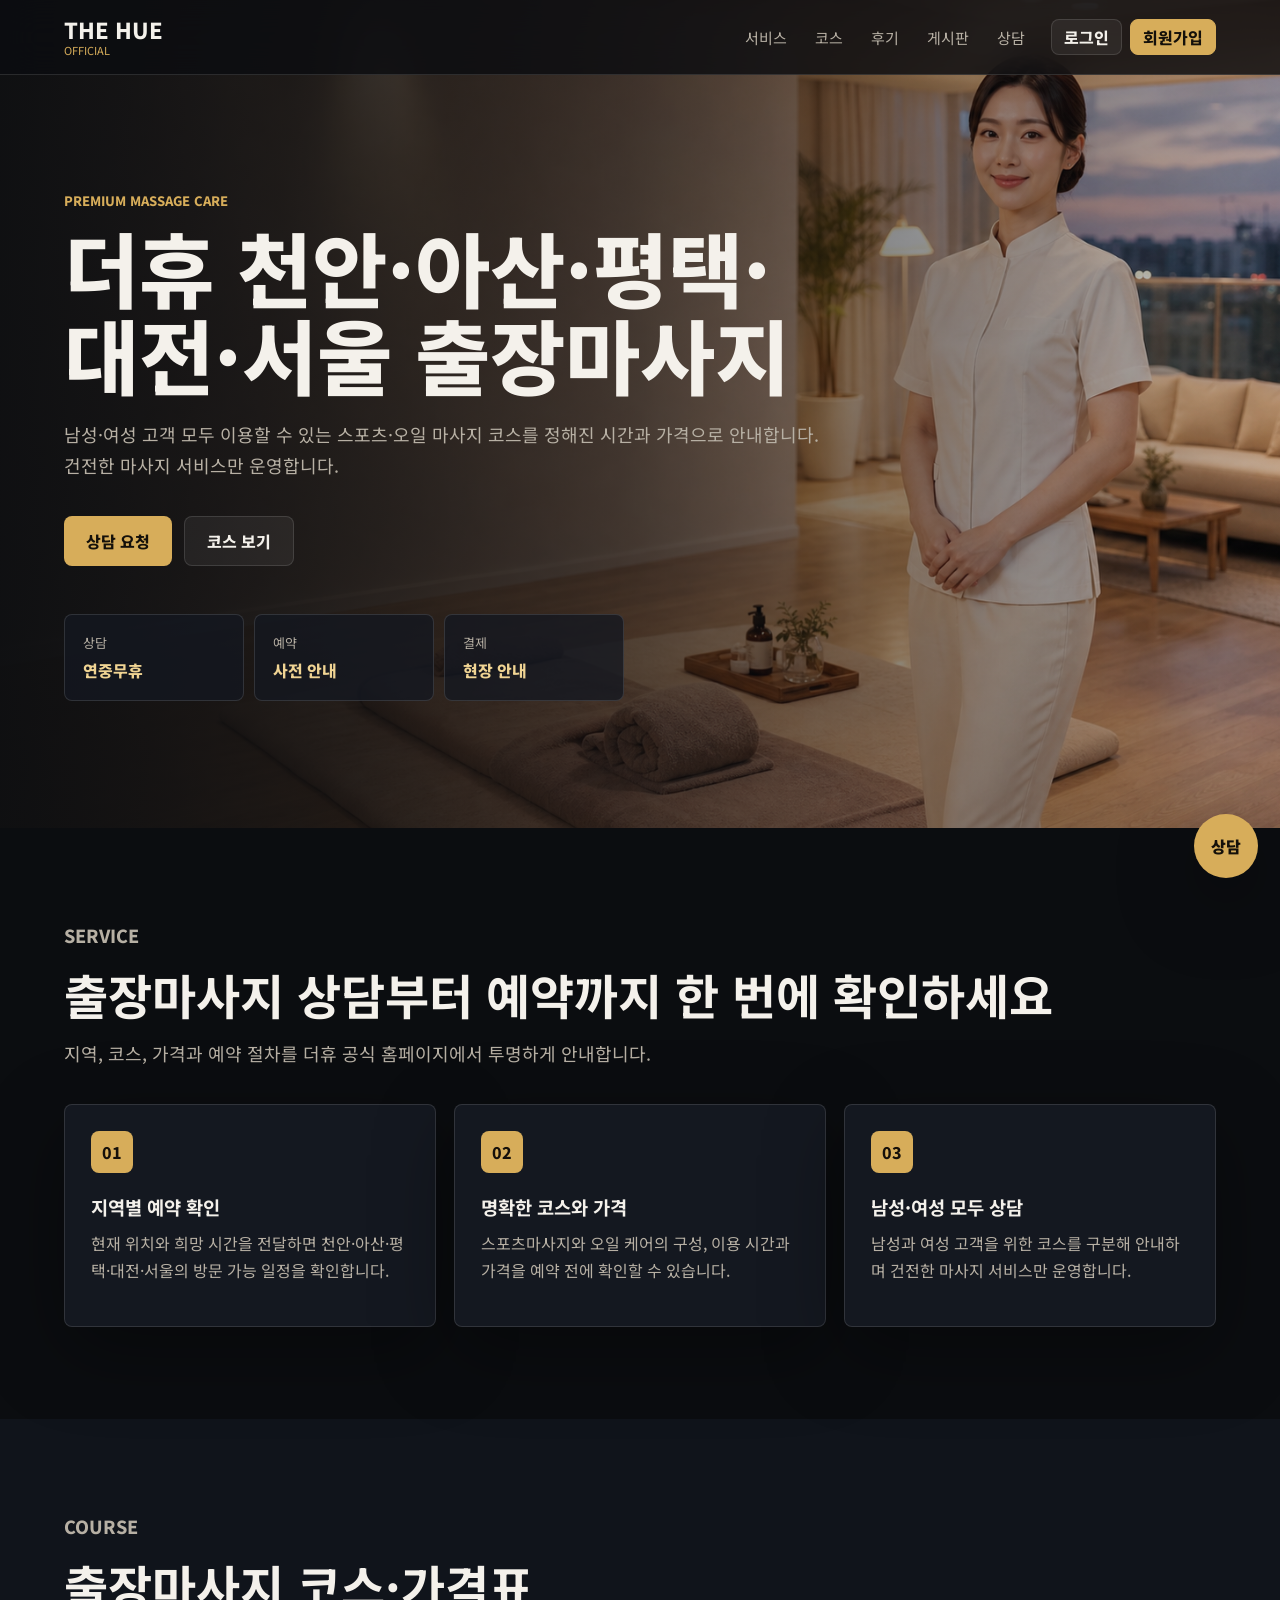
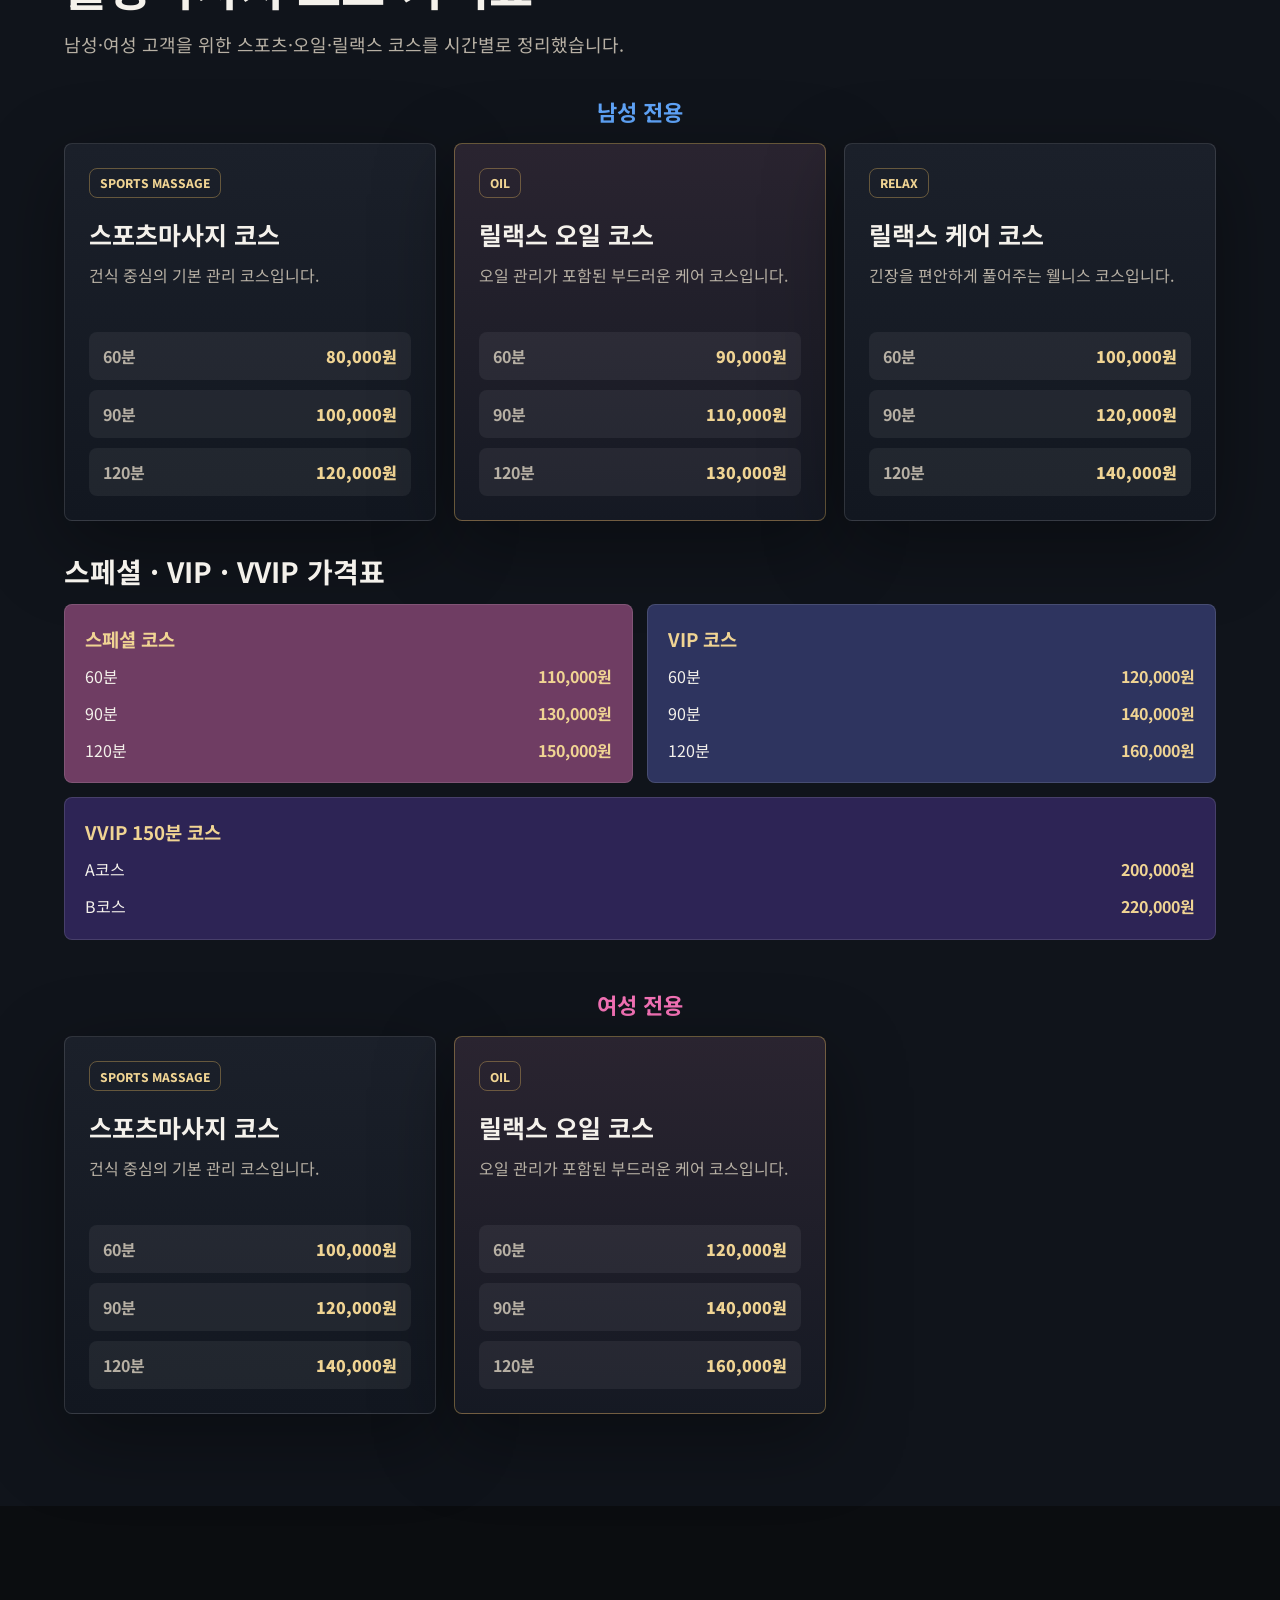
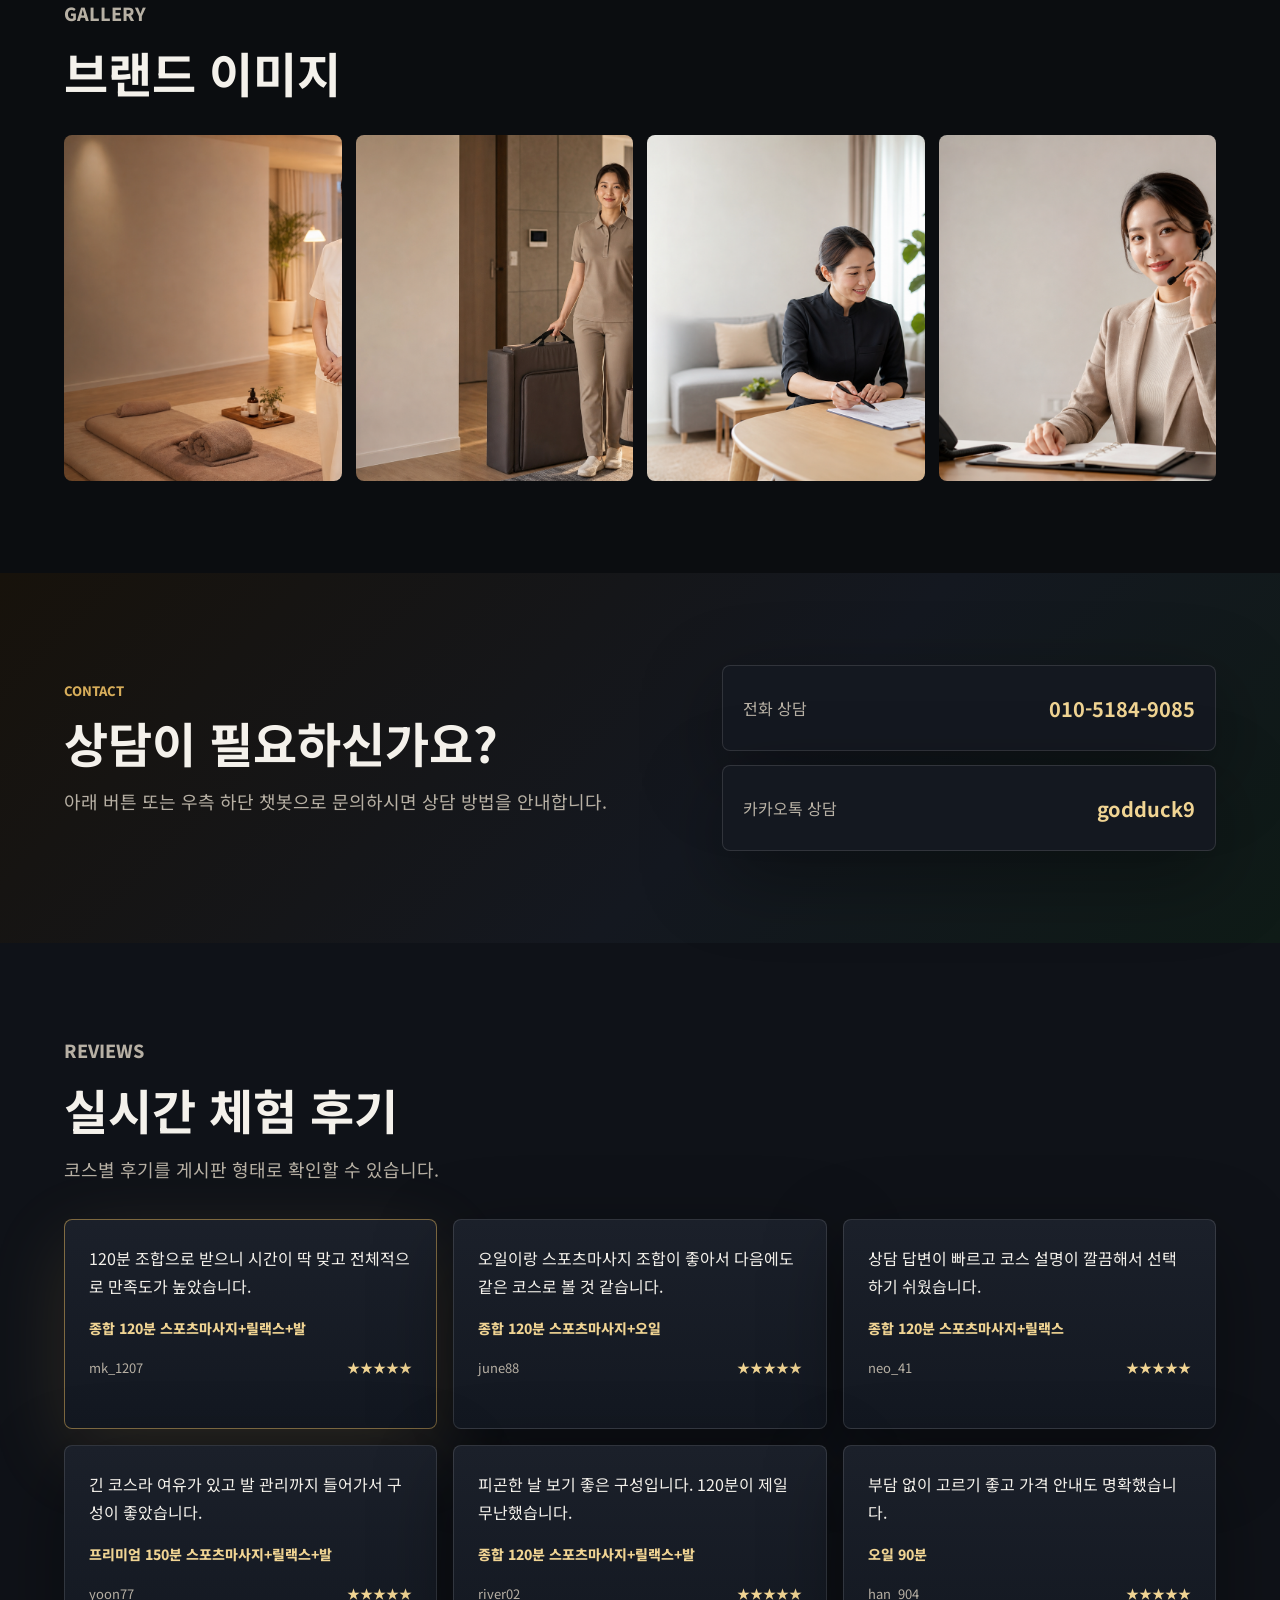
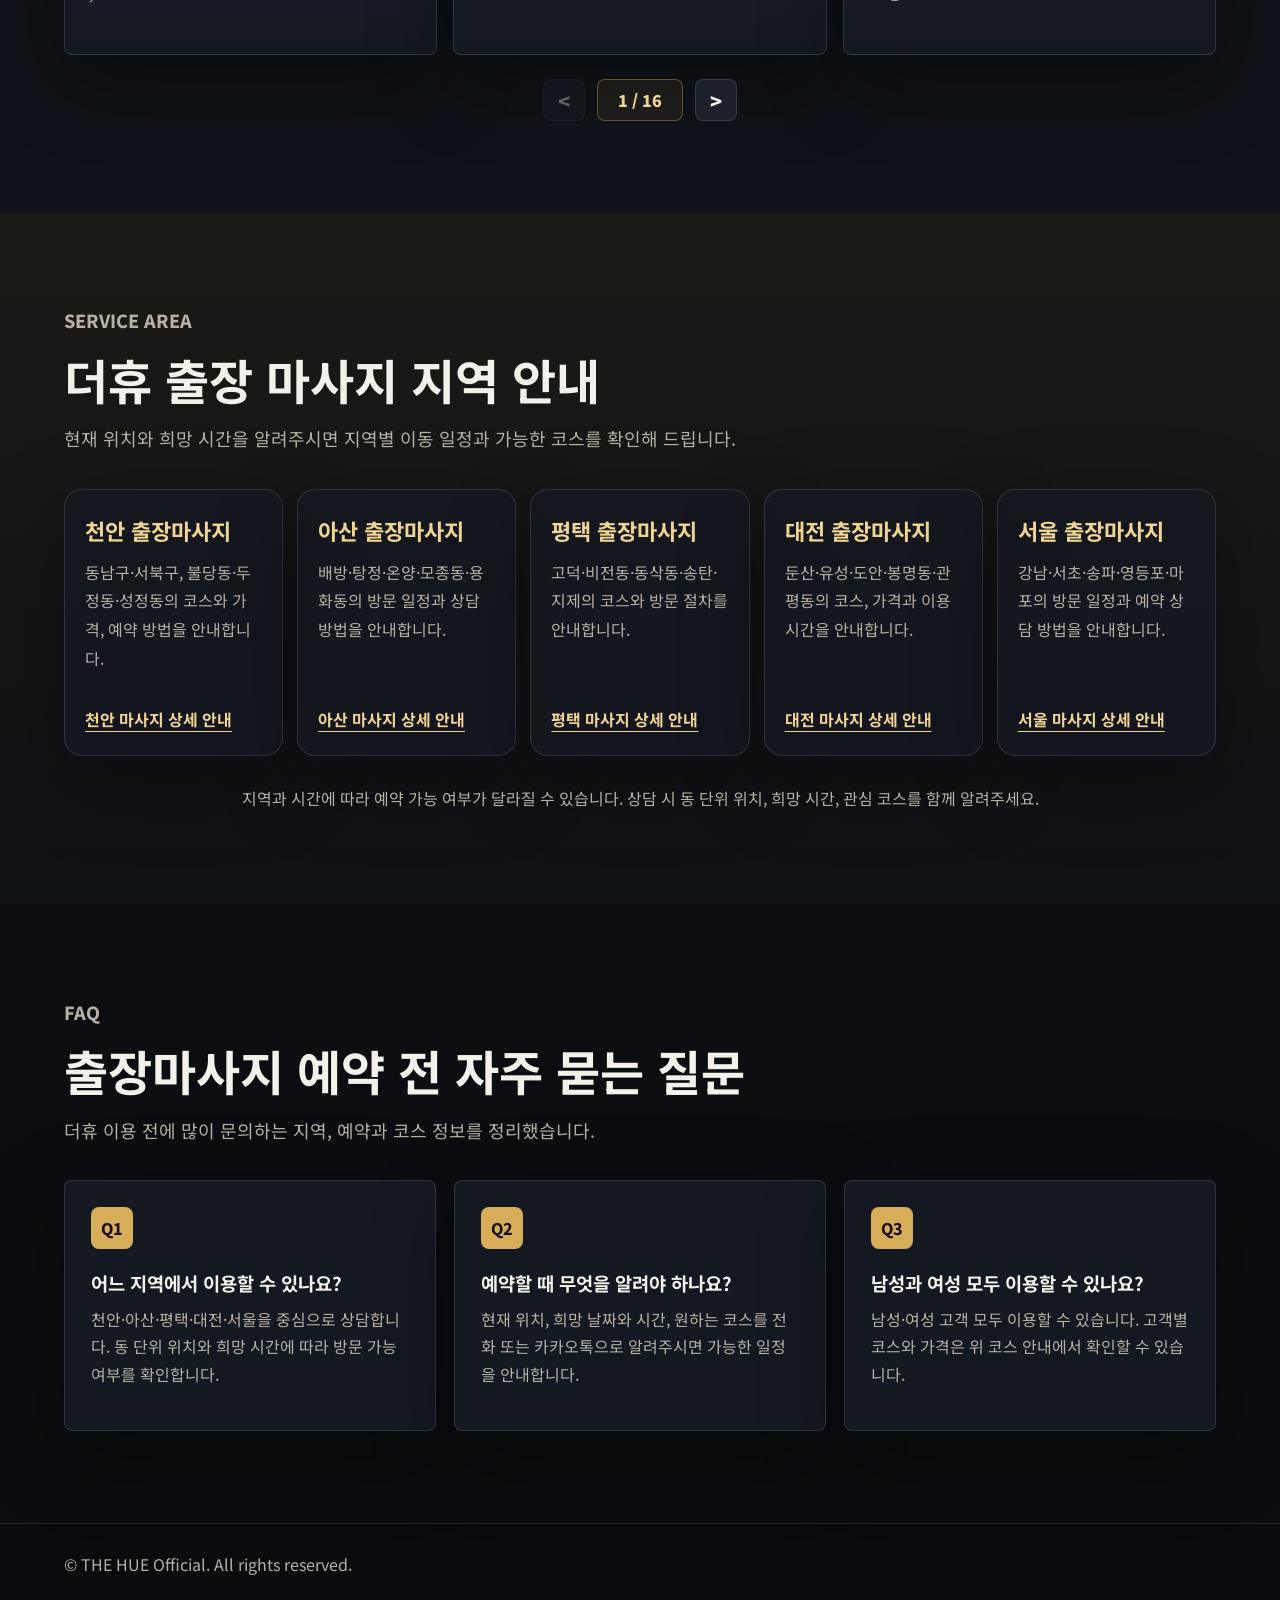
<file: index.html>
<!DOCTYPE html>
<html lang="ko">

<head>
    <!-- Google tag (gtag.js) -->
    <script async src="https://www.googletagmanager.com/gtag/js?id=AW-18293783816"></script>
    <script>
        window.dataLayer = window.dataLayer || [];
        function gtag(){dataLayer.push(arguments);}
        gtag('js', new Date());
        gtag('config', 'AW-18293783816');
    </script>
    <meta charset="UTF-8">
    <meta name="viewport" content="width=device-width, initial-scale=1.0">
    <meta name="robots" content="index,follow,max-image-preview:large,max-snippet:-1,max-video-preview:-1">
    <title>더휴 출장마사지 | 천안·아산·평택·대전·서울 코스·가격</title>
    <meta name="description" content="더휴 출장마사지 공식 홈페이지. 천안·아산·평택·대전·서울의 스포츠·오일·힐링, 스페셜·VIP 및 VVIP 150분 A·B코스 가격과 방문 예약 방법을 확인하세요.">
    <meta name="keywords" content="더휴, THE HUE, 출장마사지, 방문마사지, 홈케어, 천안 출장마사지, 아산 출장마사지, 평택 출장마사지, 대전 출장마사지, 서울 출장마사지">
    <link rel="canonical" href="https://whajsjs2-boop.github.io/thehue/">
    <meta property="og:locale" content="ko_KR">
    <meta property="og:type" content="website">
    <meta property="og:site_name" content="더휴">
    <meta property="og:title" content="더휴 출장마사지 | 천안·아산·평택·대전·서울 코스·가격">
    <meta property="og:description" content="더휴 출장마사지 공식 홈페이지. 천안·아산·평택·대전·서울의 스포츠·오일·힐링, 스페셜·VIP 및 VVIP 150분 A·B코스 가격과 방문 예약 방법을 확인하세요.">
    <meta property="og:url" content="https://whajsjs2-boop.github.io/thehue/">
    <meta property="og:image" content="https://whajsjs2-boop.github.io/thehue/source/home-hero-safe.png">
    <meta name="twitter:card" content="summary_large_image">
    <script type="application/ld+json">
    {
        "@context": "https://schema.org",
        "@graph": [
            {
                "@type": "Organization",
                "@id": "https://whajsjs2-boop.github.io/thehue/#organization",
                "name": "더휴",
                "alternateName": "THE HUE",
                "url": "https://whajsjs2-boop.github.io/thehue/",
                "telephone": "+82-10-5184-9085",
                "contactPoint": {
                    "@type": "ContactPoint",
                    "telephone": "+82-10-5184-9085",
                    "contactType": "customer service",
                    "availableLanguage": "Korean"
                }
            },
            {
                "@type": "WebSite",
                "@id": "https://whajsjs2-boop.github.io/thehue/#website",
                "url": "https://whajsjs2-boop.github.io/thehue/",
                "name": "더휴 출장마사지",
                "inLanguage": "ko-KR",
                "publisher": {
                    "@id": "https://whajsjs2-boop.github.io/thehue/#organization"
                }
            },
            {
                "@type": "Service",
                "@id": "https://whajsjs2-boop.github.io/thehue/#service",
                "name": "더휴 출장마사지",
                "serviceType": "출장 마사지 케어",
                "provider": {
                    "@id": "https://whajsjs2-boop.github.io/thehue/#organization"
                },
                "areaServed": [
                    {"@type": "City", "name": "천안"},
                    {"@type": "City", "name": "아산"},
                    {"@type": "City", "name": "평택"},
                    {"@type": "City", "name": "대전"},
                    {"@type": "City", "name": "서울"}
                ],
                "url": "https://whajsjs2-boop.github.io/thehue/",
                "hasOfferCatalog": {"@type":"OfferCatalog","name":"스페셜 · VIP · VVIP 가격표","itemListElement":[{"@type":"Offer","name":"스페셜 60분","price":"110000","priceCurrency":"KRW","url":"https://whajsjs2-boop.github.io/thehue/","itemOffered":{"@type":"Service","name":"스페셜 60분"}},{"@type":"Offer","name":"스페셜 90분","price":"130000","priceCurrency":"KRW","url":"https://whajsjs2-boop.github.io/thehue/","itemOffered":{"@type":"Service","name":"스페셜 90분"}},{"@type":"Offer","name":"스페셜 120분","price":"150000","priceCurrency":"KRW","url":"https://whajsjs2-boop.github.io/thehue/","itemOffered":{"@type":"Service","name":"스페셜 120분"}},{"@type":"Offer","name":"VIP 60분","price":"120000","priceCurrency":"KRW","url":"https://whajsjs2-boop.github.io/thehue/","itemOffered":{"@type":"Service","name":"VIP 60분"}},{"@type":"Offer","name":"VIP 90분","price":"140000","priceCurrency":"KRW","url":"https://whajsjs2-boop.github.io/thehue/","itemOffered":{"@type":"Service","name":"VIP 90분"}},{"@type":"Offer","name":"VIP 120분","price":"160000","priceCurrency":"KRW","url":"https://whajsjs2-boop.github.io/thehue/","itemOffered":{"@type":"Service","name":"VIP 120분"}},{"@type":"Offer","name":"VVIP A코스 150분","price":"200000","priceCurrency":"KRW","url":"https://whajsjs2-boop.github.io/thehue/","itemOffered":{"@type":"Service","name":"VVIP A코스 150분"}},{"@type":"Offer","name":"VVIP B코스 150분","price":"220000","priceCurrency":"KRW","url":"https://whajsjs2-boop.github.io/thehue/","itemOffered":{"@type":"Service","name":"VVIP B코스 150분"}}]},
                "offers": {
                    "@type": "AggregateOffer",
                    "priceCurrency": "KRW",
                    "lowPrice": "80000",
                    "highPrice": "220000"
                }
            },
            {
                "@type": "FAQPage",
                "@id": "https://whajsjs2-boop.github.io/thehue/#faq",
                "mainEntity": [
                    {
                        "@type": "Question",
                        "name": "더휴 출장마사지는 어느 지역에서 이용할 수 있나요?",
                        "acceptedAnswer": {
                            "@type": "Answer",
                            "text": "천안, 아산, 평택, 대전, 서울을 중심으로 상담합니다. 정확한 방문 가능 여부는 현재 위치와 희망 시간에 따라 확인합니다."
                        }
                    },
                    {
                        "@type": "Question",
                        "name": "예약할 때 어떤 정보를 알려야 하나요?",
                        "acceptedAnswer": {
                            "@type": "Answer",
                            "text": "동 단위 현재 위치, 희망 날짜와 시간, 원하는 코스를 전화 또는 카카오톡으로 알려주시면 예약 가능 여부를 안내합니다."
                        }
                    },
                    {
                        "@type": "Question",
                        "name": "남성과 여성 모두 이용할 수 있나요?",
                        "acceptedAnswer": {
                            "@type": "Answer",
                            "text": "남성·여성 고객 모두 이용할 수 있으며 고객별 코스와 가격은 홈페이지의 코스 안내에서 확인할 수 있습니다."
                        }
                    }
                ]
            }
        ]
    }
    </script>
    <link rel="preconnect" href="https://fonts.googleapis.com">
    <link rel="preconnect" href="https://fonts.gstatic.com" crossorigin>
    <link href="https://fonts.googleapis.com/css2?family=Noto+Sans+KR:wght@400;500;700;800&display=swap" rel="stylesheet">
    <link rel="stylesheet" href="style.css">
    <meta name="twitter:title" content="더휴 출장마사지 | 천안·아산·평택·대전·서울 코스·가격">
    <meta name="twitter:description" content="더휴 출장마사지 공식 홈페이지. 천안·아산·평택·대전·서울의 스포츠·오일·힐링, 스페셜·VIP 및 VVIP 150분 A·B코스 가격과 방문 예약 방법을 확인하세요.">
    <meta name="twitter:image" content="https://whajsjs2-boop.github.io/thehue/source/home-hero-safe.png">
</head>

<body>
    <div class="seo-keywords" hidden aria-hidden="true" style="display: none !important;">더휴, THE HUE, 출장마사지, 방문마사지, 홈케어, 천안 출장마사지, 아산 출장마사지, 평택 출장마사지, 대전 출장마사지, 서울 출장마사지</div>
    <header class="site-header">
        <a class="brand" href="index.html" aria-label="THE HUE 홈">
            <span>THE HUE</span>
            <small>Official</small>
        </a>
        <nav class="desktop-nav" aria-label="주요 메뉴">
            <a href="service.html">서비스</a>
            <a href="courses.html">코스</a>
            <a href="reviews.html">후기</a>
            <a href="board.html">게시판</a>
            <a href="contact.html">상담</a>
        </nav>
        <div class="header-auth">
            <button type="button" class="header-login">로그인</button>
            <button type="button" class="header-join">회원가입</button>
        </div>
        <button class="menu-toggle" type="button" aria-label="메뉴 열기">☰</button>
    </header>

    <nav class="mobile-nav" aria-label="모바일 메뉴">
        <a href="service.html">서비스</a>
        <a href="courses.html">코스</a>
        <a href="reviews.html">후기</a>
        <a href="board.html">게시판</a>
        <a href="contact.html">상담</a>
    </nav>

    <main id="home">
        <section class="hero">
            <div class="hero-media" aria-hidden="true"></div>
            <div class="hero-content">
                <p class="eyebrow">Premium Massage Care</p>
                <h1>더휴 천안·아산·평택·대전·서울 출장마사지</h1>
                <p class="hero-copy">남성·여성 고객 모두 이용할 수 있는 스포츠·오일 마사지 코스를 정해진 시간과 가격으로 안내합니다. 건전한 마사지 서비스만 운영합니다.</p>
                <div class="hero-actions">
                    <a class="btn primary" href="contact.html">상담 요청</a>
                    <a class="btn ghost" href="courses.html">코스 보기</a>
                </div>
                <dl class="hero-stats">
                    <div>
                        <dt>상담</dt>
                        <dd>연중무휴</dd>
                    </div>
                    <div>
                        <dt>예약</dt>
                        <dd>사전 안내</dd>
                    </div>
                    <div>
                        <dt>결제</dt>
                        <dd>현장 안내</dd>
                    </div>
                </dl>
            </div>
        </section>

        <section id="service" class="section">
            <div class="section-heading">
                <p class="eyebrow">Service</p>
                <h2 class="single-line-title">출장마사지 상담부터 예약까지 한 번에 확인하세요</h2>
                <p>지역, 코스, 가격과 예약 절차를 더휴 공식 홈페이지에서 투명하게 안내합니다.</p>
            </div>
            <div class="feature-grid">
                <article class="feature-card">
                    <span class="feature-icon">01</span>
                    <h3>지역별 예약 확인</h3>
                    <p>현재 위치와 희망 시간을 전달하면 천안·아산·평택·대전·서울의 방문 가능 일정을 확인합니다.</p>
                </article>
                <article class="feature-card">
                    <span class="feature-icon">02</span>
                    <h3>명확한 코스와 가격</h3>
                    <p>스포츠마사지와 오일 케어의 구성, 이용 시간과 가격을 예약 전에 확인할 수 있습니다.</p>
                </article>
                <article class="feature-card">
                    <span class="feature-icon">03</span>
                    <h3>남성·여성 모두 상담</h3>
                    <p>남성과 여성 고객을 위한 코스를 구분해 안내하며 건전한 마사지 서비스만 운영합니다.</p>
                </article>
            </div>
        </section>

        <section id="course" class="section course-section">
            <div class="section-heading">
                <p class="eyebrow">Course</p>
                <h2>출장마사지 코스·가격표</h2>
                <p>남성·여성 고객을 위한 스포츠·오일·릴랙스 코스를 시간별로 정리했습니다.</p>
            </div>

            <h3 style="text-align:center; font-size:22px; color:#60a5fa; margin:24px 0 16px;">남성 전용</h3>
            <div class="course-showcase">
                <article class="course-card">
                    <div>
                        <span class="course-tag">Sports Massage</span>
                        <h3>스포츠마사지 코스</h3>
                        <p>건식 중심의 기본 관리 코스입니다.</p>
                    </div>
                    <dl class="price-rows">
                        <div><dt>60분</dt><dd>80,000원</dd></div>
                        <div><dt>90분</dt><dd>100,000원</dd></div>
                        <div><dt>120분</dt><dd>120,000원</dd></div>
                    </dl>
                </article>

                <article class="course-card accent">
                    <div>
                        <span class="course-tag">Oil</span>
                        <h3>릴랙스 오일 코스</h3>
                        <p>오일 관리가 포함된 부드러운 케어 코스입니다.</p>
                    </div>
                    <dl class="price-rows">
                        <div><dt>60분</dt><dd>90,000원</dd></div>
                        <div><dt>90분</dt><dd>110,000원</dd></div>
                        <div><dt>120분</dt><dd>130,000원</dd></div>
                    </dl>
                </article>

                <article class="course-card">
                    <div>
                        <span class="course-tag">Relax</span>
                        <h3>릴랙스 케어 코스</h3>
                        <p>긴장을 편안하게 풀어주는 웰니스 코스입니다.</p>
                    </div>
                    <dl class="price-rows">
                        <div><dt>60분</dt><dd>100,000원</dd></div>
                        <div><dt>90분</dt><dd>120,000원</dd></div>
                        <div><dt>120분</dt><dd>140,000원</dd></div>
                    </dl>
                </article>
            </div>

            <div class="vip-pricing" id="special-pricing">
                <div class="vip-heading"><h2>스페셜 · VIP · VVIP 가격표</h2></div>
                <div class="price-grid">
                    <article><h3>스페셜 코스</h3>
                        <p><span>60분</span><strong>110,000원</strong></p>
                        <p><span>90분</span><strong>130,000원</strong></p>
                        <p><span>120분</span><strong>150,000원</strong></p>
                    </article>
                    <article><h3>VIP 코스</h3>
                        <p><span>60분</span><strong>120,000원</strong></p>
                        <p><span>90분</span><strong>140,000원</strong></p>
                        <p><span>120분</span><strong>160,000원</strong></p>
                    </article>
                    <article class="wide"><h3>VVIP 150분 코스</h3>
                        <p><span>A코스</span><strong>200,000원</strong></p>
                        <p><span>B코스</span><strong>220,000원</strong></p>
                    </article>
                </div>
            </div>

            <h3 style="text-align:center; font-size:22px; color:#f472b6; margin:48px 0 16px;">여성 전용</h3>
            <div class="course-showcase">
                <article class="course-card">
                    <div>
                        <span class="course-tag">Sports Massage</span>
                        <h3>스포츠마사지 코스</h3>
                        <p>건식 중심의 기본 관리 코스입니다.</p>
                    </div>
                    <dl class="price-rows">
                        <div><dt>60분</dt><dd>100,000원</dd></div>
                        <div><dt>90분</dt><dd>120,000원</dd></div>
                        <div><dt>120분</dt><dd>140,000원</dd></div>
                    </dl>
                </article>

                <article class="course-card accent">
                    <div>
                        <span class="course-tag">Oil</span>
                        <h3>릴랙스 오일 코스</h3>
                        <p>오일 관리가 포함된 부드러운 케어 코스입니다.</p>
                    </div>
                    <dl class="price-rows">
                        <div><dt>60분</dt><dd>120,000원</dd></div>
                        <div><dt>90분</dt><dd>140,000원</dd></div>
                        <div><dt>120분</dt><dd>160,000원</dd></div>
                    </dl>
                </article>
            </div>
        </section>

        <section id="gallery" class="section gallery-section">
            <div class="section-heading">
                <p class="eyebrow">Gallery</p>
                <h2>브랜드 이미지</h2>
            </div>
            <div class="gallery-grid">
                <img src="source/home-hero-safe.png" alt="더휴 출장 마사지 브랜드 이미지" loading="lazy" decoding="async">
                <img src="source/service-hero-safe.png" alt="편안한 실내 마사지 케어 이미지" loading="lazy" decoding="async">
                <img src="source/reviews-hero-safe.png" alt="더휴 방문 마사지 상담 이미지" loading="lazy" decoding="async">
                <img src="source/contact-hero-safe.png" alt="차분한 실내 휴식 이미지" loading="lazy" decoding="async">
            </div>
        </section>

        <section id="contact" class="section contact-section">
            <div>
                <p class="eyebrow">Contact</p>
                <h2>상담이 필요하신가요?</h2>
                <p class="section-copy">아래 버튼 또는 우측 하단 챗봇으로 문의하시면 상담 방법을 안내합니다.</p>
            </div>
            <div class="contact-actions">
                <a class="contact-card" href="tel:010-5184-9085" id="phoneLink">
                    <span>전화 상담</span>
                    <strong id="phoneText">010-5184-9085</strong>
                </a>
                <a class="contact-card" href="http://qr.kakao.com/talk/CpJlwh7fsAUiuZpEtHqcjV7cPss-" id="kakaoLink">
                    <span>카카오톡 상담</span>
                    <strong id="kakaoText">godduck9</strong>
                </a>
            </div>
        </section>

        <section id="reviews" class="section reviews-section">
            <div class="section-heading">
                <p class="eyebrow">Reviews</p>
                <h2>실시간 체험 후기</h2>
                <p>코스별 후기를 게시판 형태로 확인할 수 있습니다.</p>
            </div>
            <div class="reviews-grid" id="reviewMount"></div>
        </section>

        <section id="service-area" class="section local-area-section" aria-labelledby="service-area-title">
            <div class="section-heading">
                <p class="eyebrow">Service Area</p>
                <h2 id="service-area-title">더휴 출장 마사지 지역 안내</h2>
                <p>현재 위치와 희망 시간을 알려주시면 지역별 이동 일정과 가능한 코스를 확인해 드립니다.</p>
            </div>
            <div class="local-area-grid">
                <article><h3>천안 출장마사지</h3><p>동남구·서북구, 불당동·두정동·성정동의 코스와 가격, 예약 방법을 안내합니다.</p><a class="local-area-link" href="cheonan/">천안 마사지 상세 안내</a></article>
                <article><h3>아산 출장마사지</h3><p>배방·탕정·온양·모종동·용화동의 방문 일정과 상담 방법을 안내합니다.</p><a class="local-area-link" href="asan/">아산 마사지 상세 안내</a></article>
                <article><h3>평택 출장마사지</h3><p>고덕·비전동·동삭동·송탄·지제의 코스와 방문 절차를 안내합니다.</p><a class="local-area-link" href="pyeongtaek/">평택 마사지 상세 안내</a></article>
                <article><h3>대전 출장마사지</h3><p>둔산·유성·도안·봉명동·관평동의 코스, 가격과 이용 시간을 안내합니다.</p><a class="local-area-link" href="daejeon/">대전 마사지 상세 안내</a></article>
                <article><h3>서울 출장마사지</h3><p>강남·서초·송파·영등포·마포의 방문 일정과 예약 상담 방법을 안내합니다.</p><a class="local-area-link" href="seoul/">서울 마사지 상세 안내</a></article>
            </div>
            <p class="local-area-note">지역과 시간에 따라 예약 가능 여부가 달라질 수 있습니다. 상담 시 동 단위 위치, 희망 시간, 관심 코스를 함께 알려주세요.</p>
        </section>

        <section id="faq" class="section" aria-labelledby="faq-title">
            <div class="section-heading">
                <p class="eyebrow">FAQ</p>
                <h2 id="faq-title">출장마사지 예약 전 자주 묻는 질문</h2>
                <p>더휴 이용 전에 많이 문의하는 지역, 예약과 코스 정보를 정리했습니다.</p>
            </div>
            <div class="feature-grid">
                <article class="feature-card">
                    <span class="feature-icon">Q1</span>
                    <h3>어느 지역에서 이용할 수 있나요?</h3>
                    <p>천안·아산·평택·대전·서울을 중심으로 상담합니다. 동 단위 위치와 희망 시간에 따라 방문 가능 여부를 확인합니다.</p>
                </article>
                <article class="feature-card">
                    <span class="feature-icon">Q2</span>
                    <h3>예약할 때 무엇을 알려야 하나요?</h3>
                    <p>현재 위치, 희망 날짜와 시간, 원하는 코스를 전화 또는 카카오톡으로 알려주시면 가능한 일정을 안내합니다.</p>
                </article>
                <article class="feature-card">
                    <span class="feature-icon">Q3</span>
                    <h3>남성과 여성 모두 이용할 수 있나요?</h3>
                    <p>남성·여성 고객 모두 이용할 수 있습니다. 고객별 코스와 가격은 위 코스 안내에서 확인할 수 있습니다.</p>
                </article>
            </div>
        </section>
    </main>

    <button class="chat-launcher" type="button" aria-label="상담 챗봇 열기">
        <span>상담</span>
    </button>

    <aside class="chatbot" aria-label="상담 챗봇">
        <header class="chatbot-header">
            <div>
                <strong>THE HUE 상담봇</strong>
                <span>간단 문의 자동 응답</span>
            </div>
            <button class="chat-close" type="button" aria-label="상담 챗봇 닫기">×</button>
        </header>
        <div class="chat-messages" id="chatMessages"></div>
        <div class="quick-replies" aria-label="빠른 질문">
            <button type="button" data-message="상담">상담 번호</button>
            <button type="button" data-message="카카오톡">카카오톡</button>
            <button type="button" data-message="가격">가격</button>
            <button type="button" data-message="예약">예약</button>
        </div>
        <form class="chat-form" id="chatForm">
            <input id="chatInput" type="text" placeholder="문의 내용을 입력하세요" autocomplete="off">
            <button type="submit">전송</button>
        </form>
    </aside>

    <footer class="site-footer">
        <p>© THE HUE Official. All rights reserved.</p>
    </footer>

    <script src="script.js"></script>
</body>

</html>
</file>
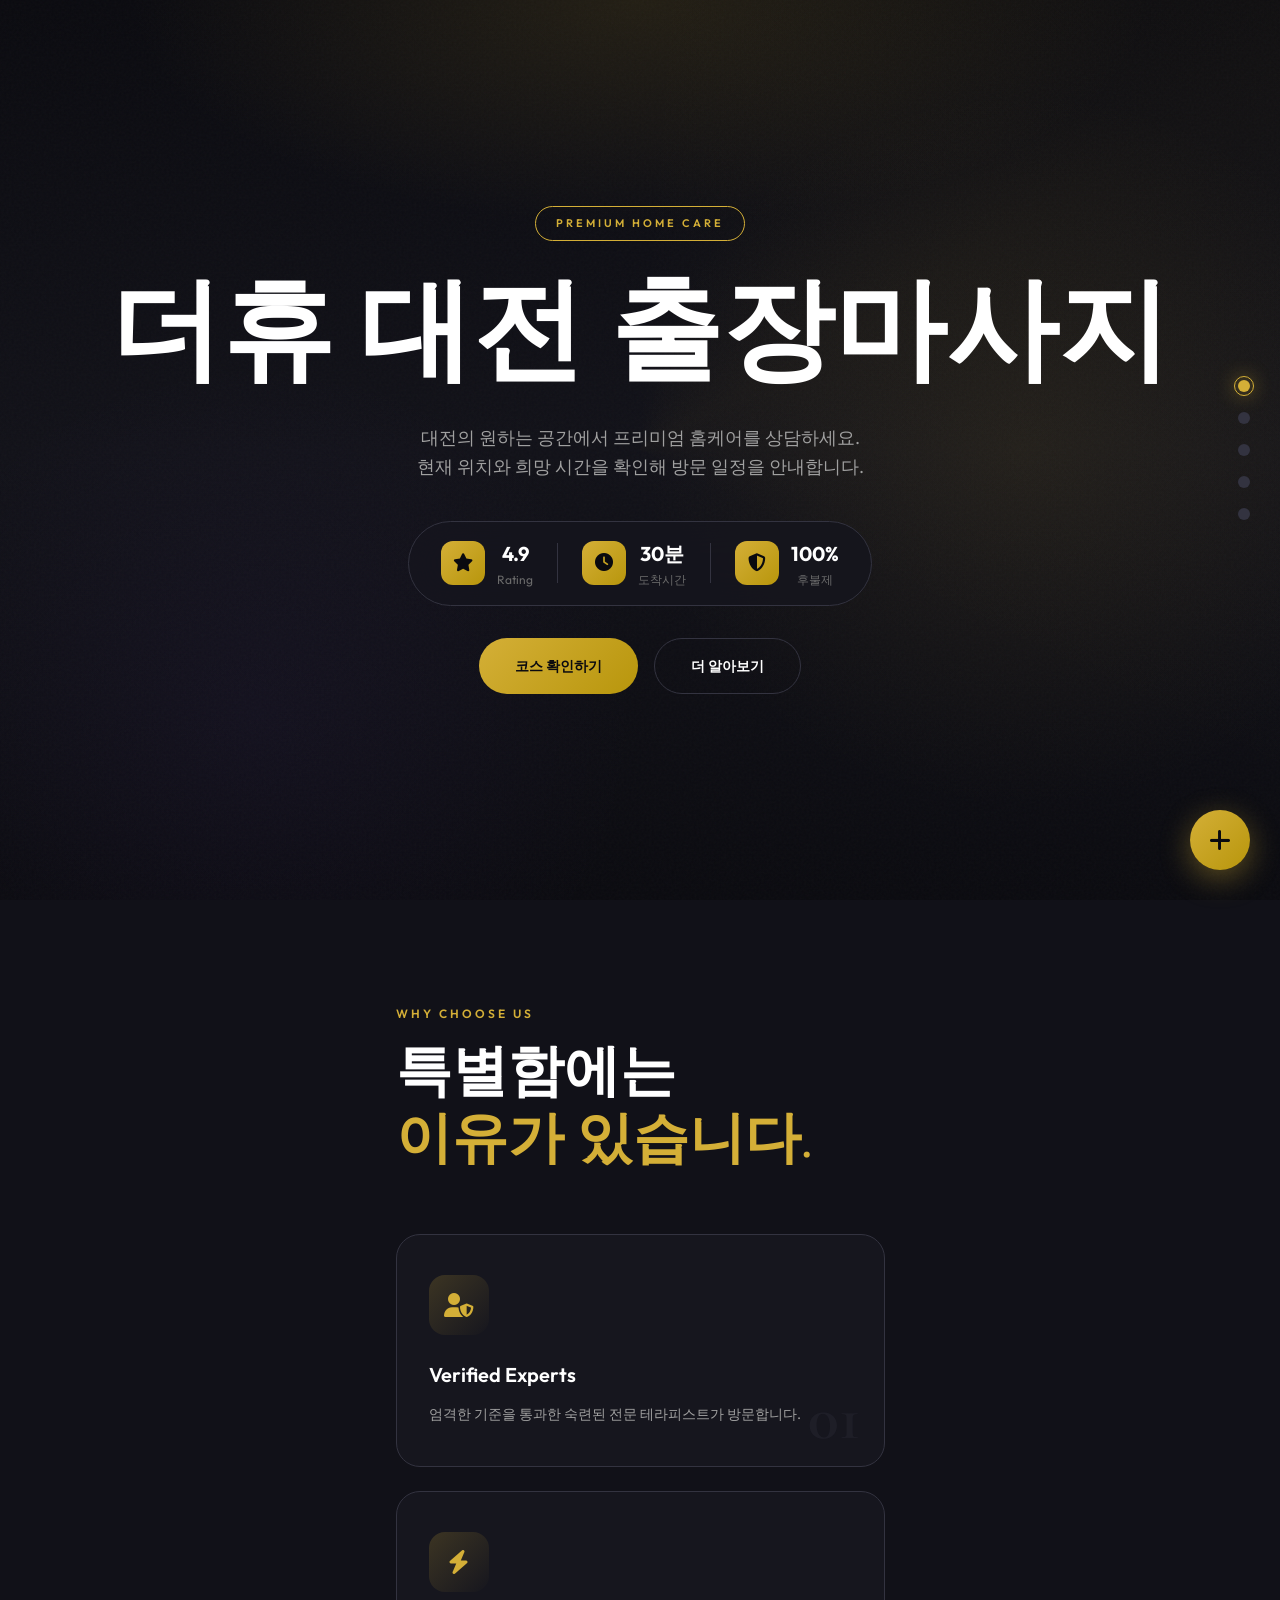
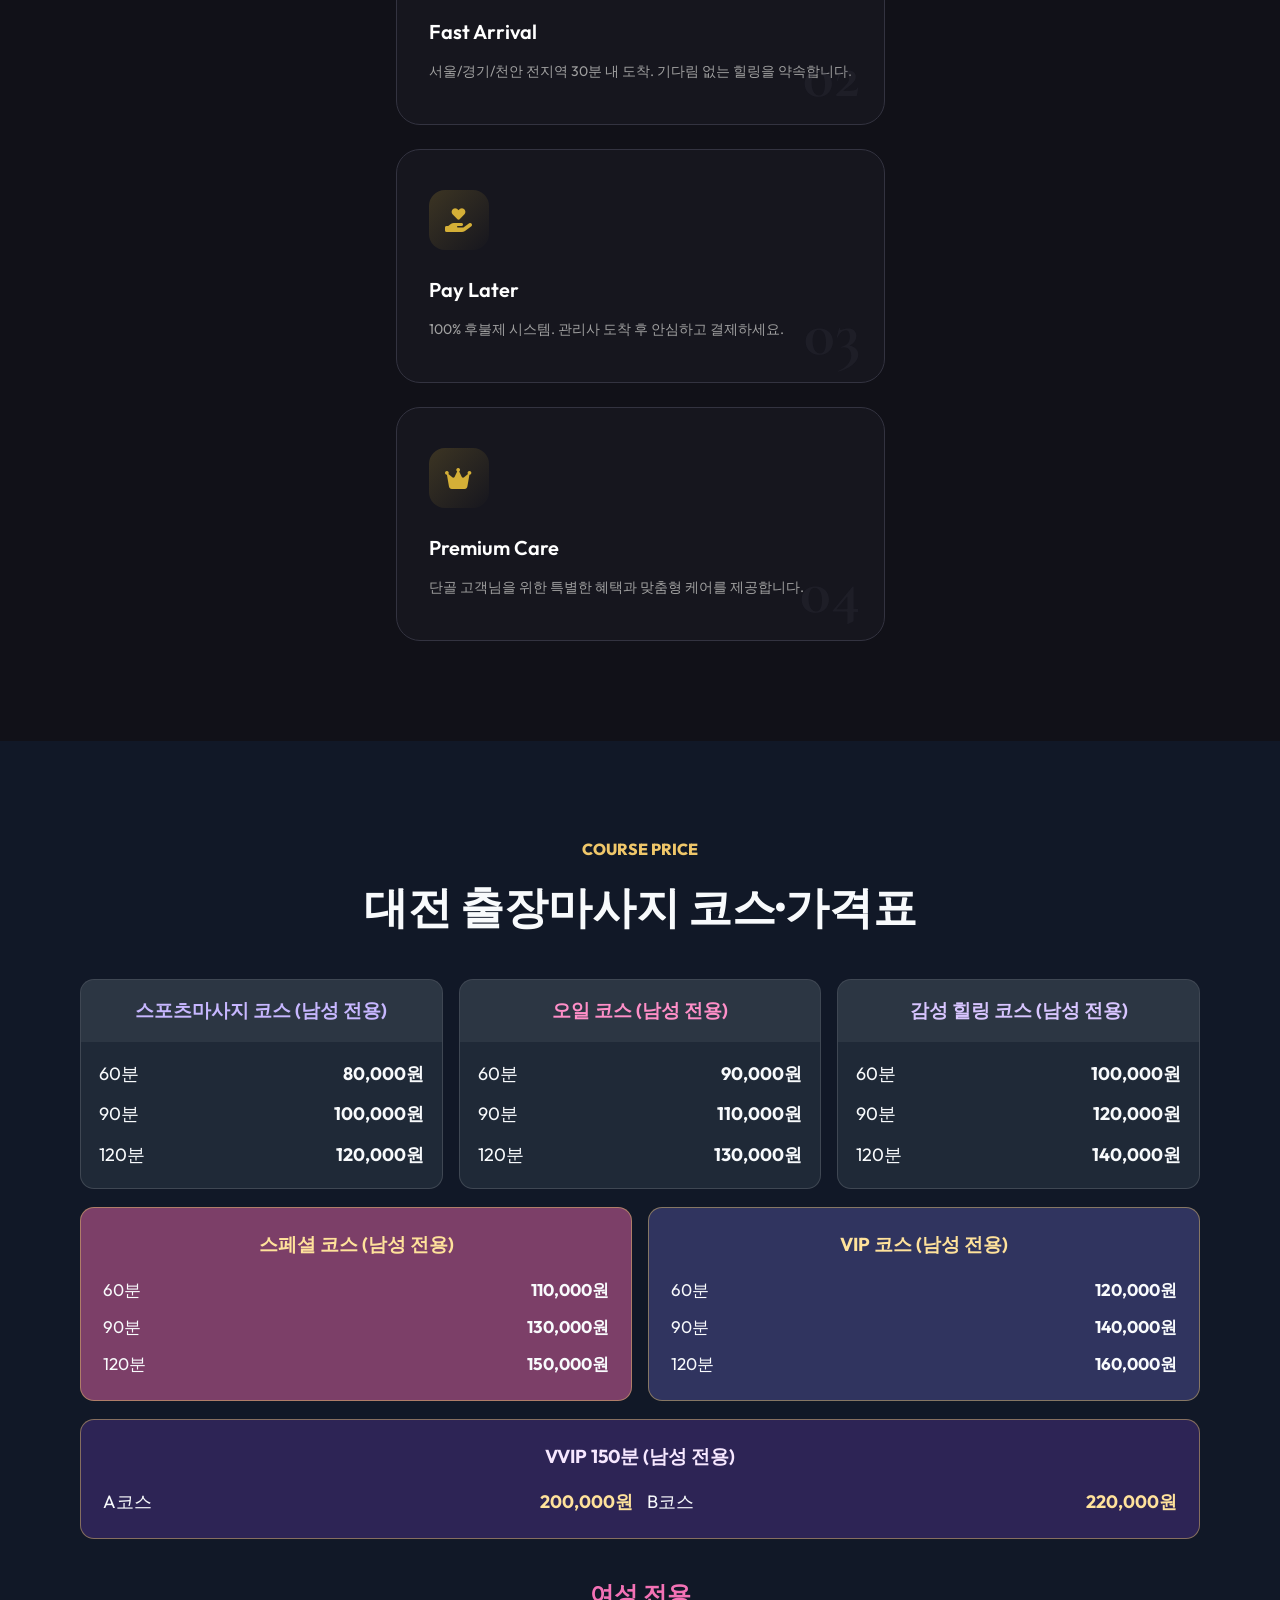
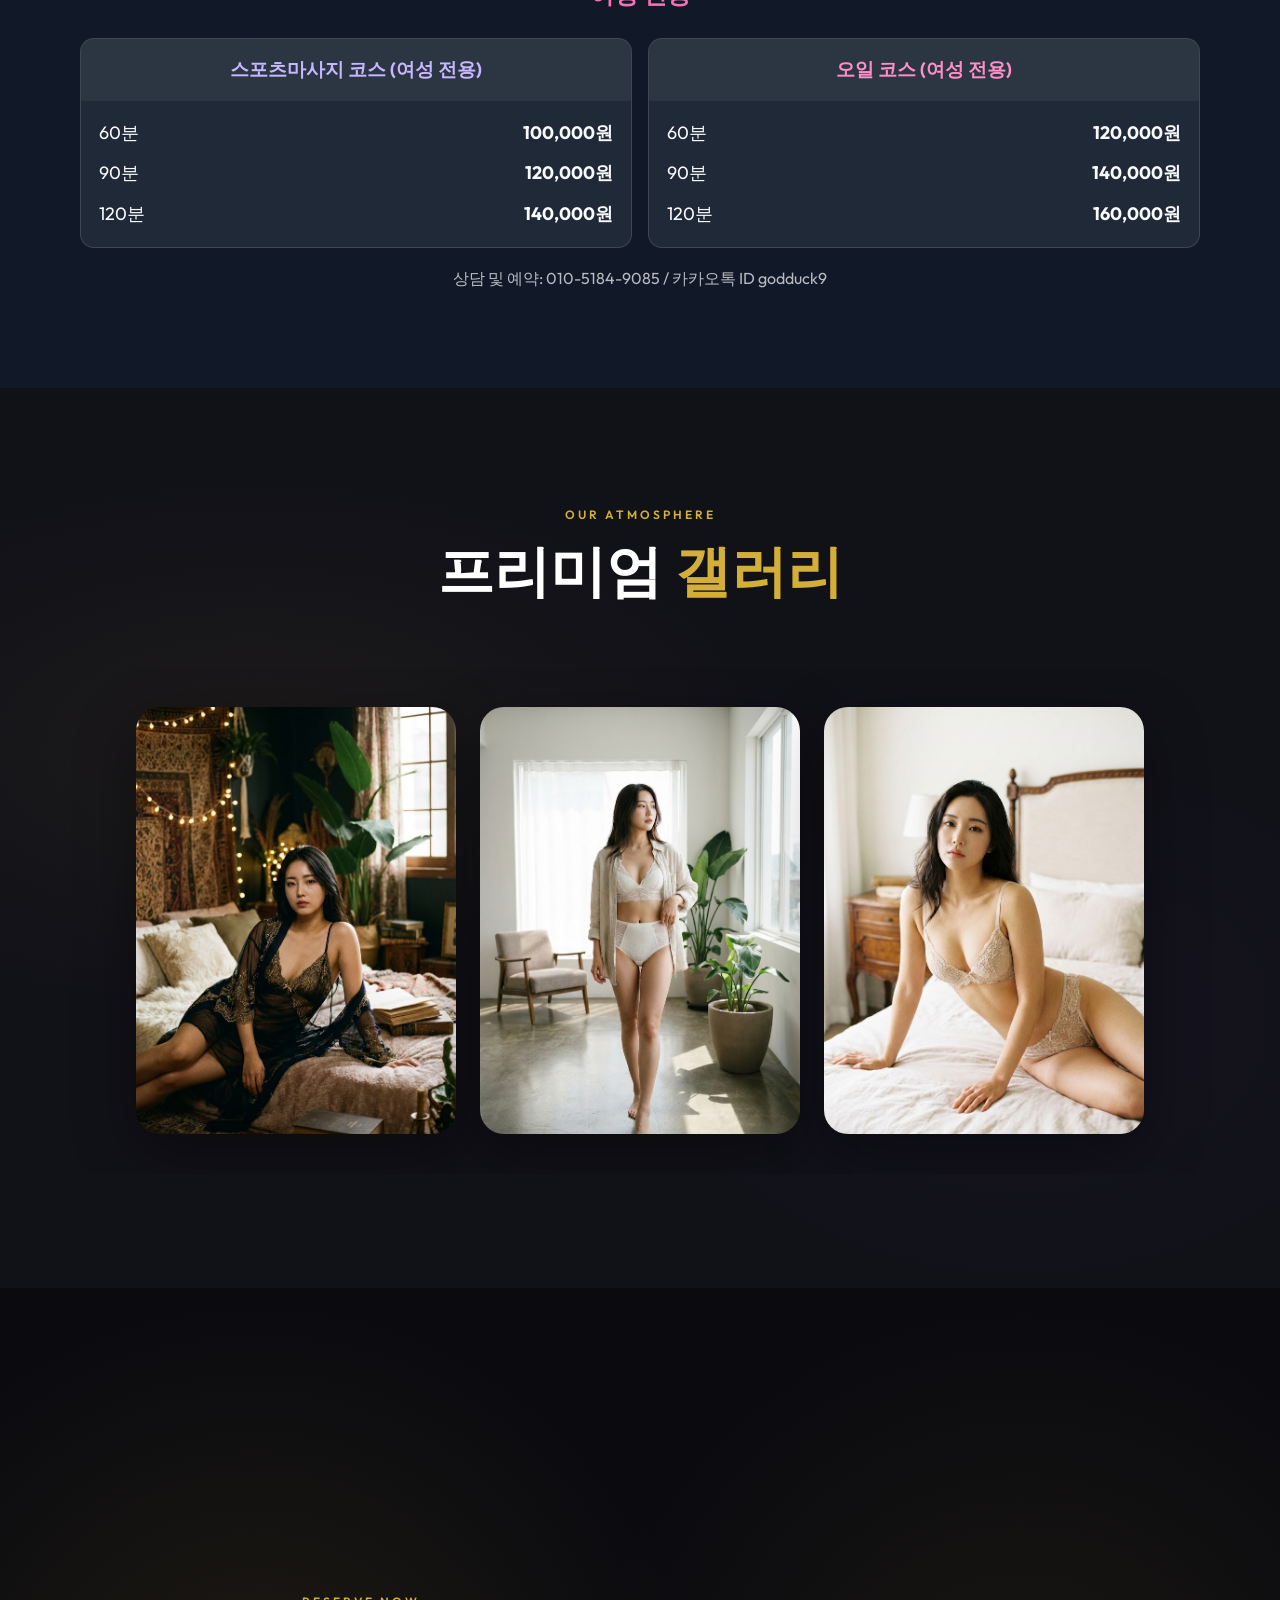
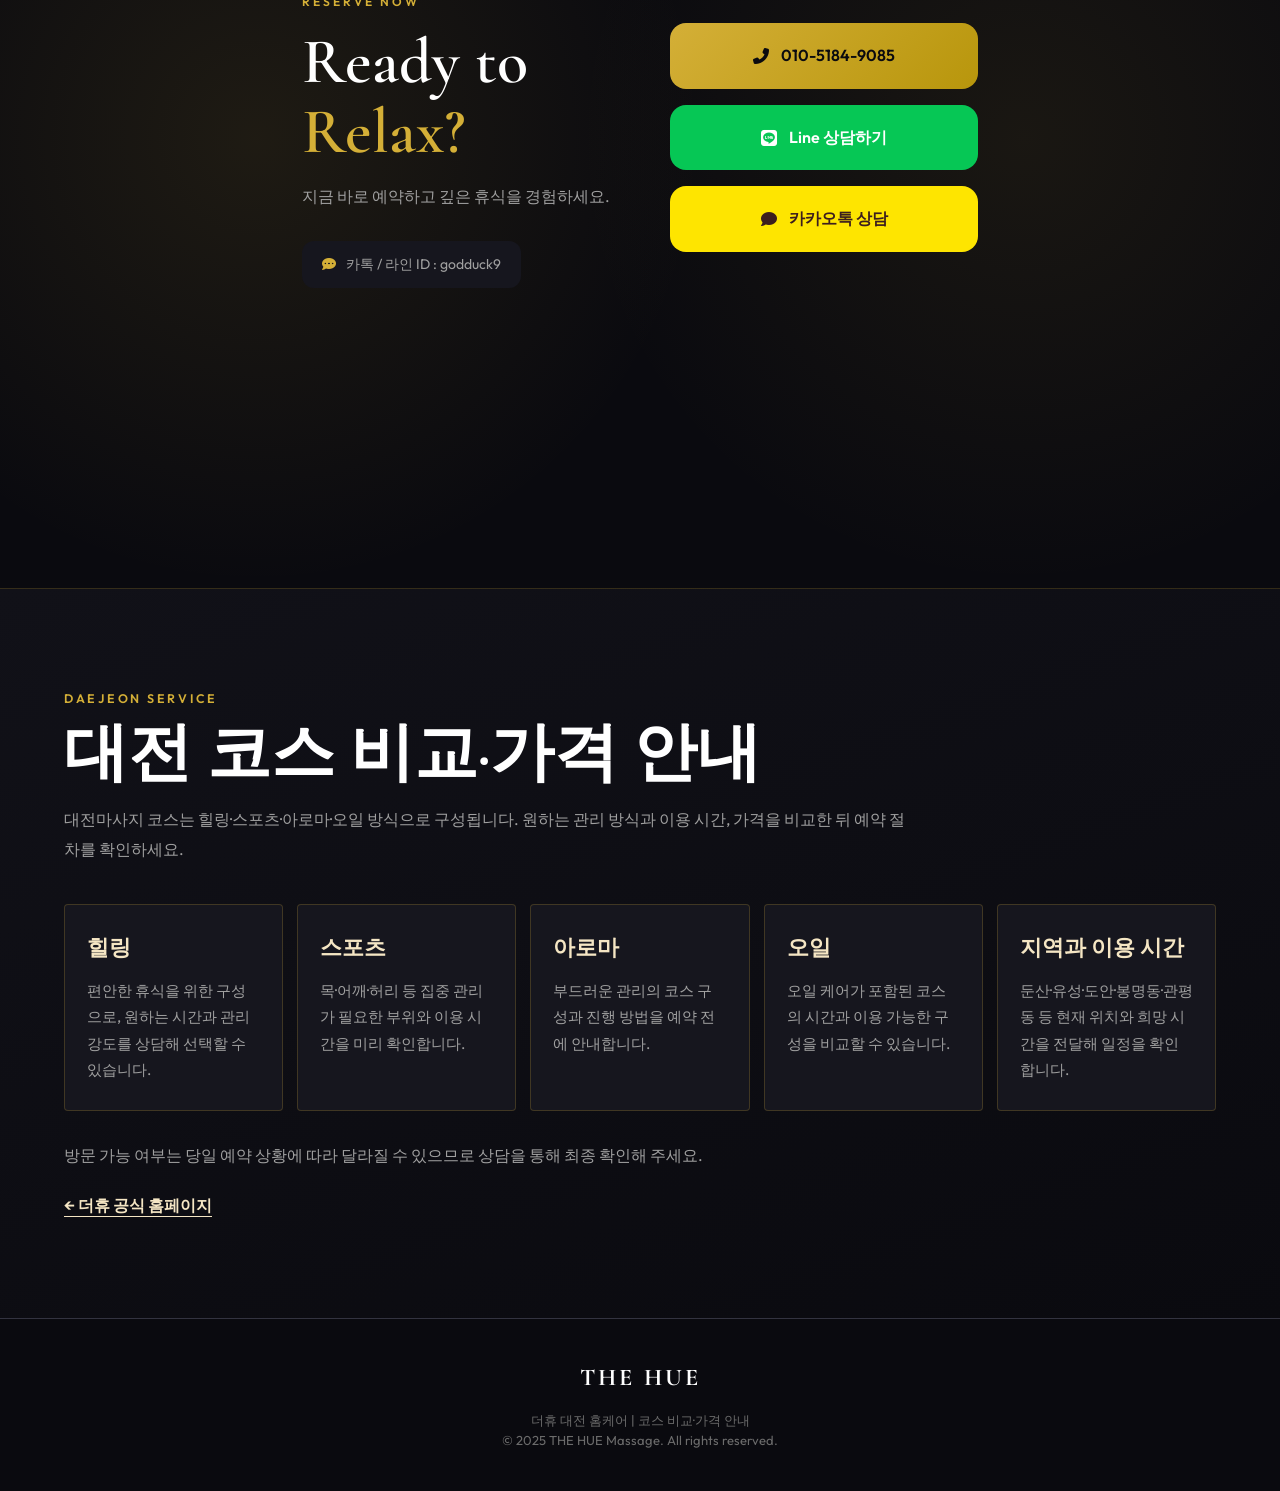
<file: daejeon/index.html>
<!DOCTYPE html>
<html lang="ko">

<head>
    <!-- Google tag (gtag.js) -->
    <script async src="https://www.googletagmanager.com/gtag/js?id=AW-18293783816"></script>
    <script>
        window.dataLayer = window.dataLayer || [];
        function gtag(){dataLayer.push(arguments);}
        gtag('js', new Date());
        gtag('config', 'AW-18293783816');
    </script>
    <meta charset="UTF-8">
    <meta name="viewport" content="width=device-width, initial-scale=1.0">
    <meta name="robots" content="index,follow,max-image-preview:large,max-snippet:-1,max-video-preview:-1">
    <title>대전 출장마사지 가격·코스 | 더휴 대전 홈케어</title>
    <meta name="description" content="더휴 대전 출장마사지의 스포츠·오일·힐링, 스페셜·VIP 가격과 VVIP 150분 A·B코스를 확인하세요. 둔산·유성·도안·봉명동 방문 가능 시간과 예약을 상담합니다.">
    <meta name="keywords" content="대전 출장마사지, 대전 마사지, 대전 홈케어, 대전 방문마사지, 대전 스포츠마사지, 대전 오일마사지, 대전 힐링마사지, 대전 마사지 가격, 대전 마사지 예약, 더휴 대전">
    <link rel="canonical" href="https://whajsjs2-boop.github.io/thehue/daejeon/">
    <meta property="og:type" content="website">
    <meta property="og:title" content="대전 출장마사지 가격·코스 | 더휴 대전 홈케어">
    <meta property="og:description" content="더휴 대전 출장마사지의 스포츠·오일·힐링, 스페셜·VIP 가격과 VVIP 150분 A·B코스를 확인하세요. 둔산·유성·도안·봉명동 방문 가능 시간과 예약을 상담합니다.">
    <meta property="og:url" content="https://whajsjs2-boop.github.io/thehue/daejeon/">

    <!-- Google Fonts -->
    <link rel="preconnect" href="https://fonts.googleapis.com">
    <link rel="preconnect" href="https://fonts.gstatic.com" crossorigin>
    <link
        href="https://fonts.googleapis.com/css2?family=Cormorant+Garamond:ital,wght@0,400;0,600;0,700;1,400&family=Outfit:wght@300;400;500;600;700&display=swap"
        rel="stylesheet">

    <!-- Font Awesome -->
    <link rel="stylesheet" href="https://cdnjs.cloudflare.com/ajax/libs/font-awesome/6.4.0/css/all.min.css">

    <!-- Custom CSS -->
    <link rel="stylesheet" href="style.css">
    <meta property="og:locale" content="ko_KR">
    <meta property="og:site_name" content="더휴">
    <meta property="og:image" content="https://whajsjs2-boop.github.io/thehue/daejeon/img/1.jpg">
    <meta name="twitter:card" content="summary_large_image">
    <meta name="twitter:title" content="대전 출장마사지 가격·코스 | 더휴 대전 홈케어">
    <meta name="twitter:description" content="더휴 대전 출장마사지의 스포츠·오일·힐링, 스페셜·VIP 가격과 VVIP 150분 A·B코스를 확인하세요. 둔산·유성·도안·봉명동 방문 가능 시간과 예약을 상담합니다.">
    <meta name="twitter:image" content="https://whajsjs2-boop.github.io/thehue/daejeon/img/1.jpg">
    <script type="application/ld+json">{"@context":"https://schema.org","@type":"Service","name":"더휴 대전 출장마사지","url":"https://whajsjs2-boop.github.io/thehue/daejeon/","provider":{"@type":"Organization","name":"더휴","url":"https://whajsjs2-boop.github.io/thehue/"},"areaServed":["대전"],"hasOfferCatalog":{"@type":"OfferCatalog","name":"스페셜 · VIP · VVIP 가격표","itemListElement":[{"@type":"Offer","name":"스페셜 60분","price":"110000","priceCurrency":"KRW","url":"https://whajsjs2-boop.github.io/thehue/daejeon/","itemOffered":{"@type":"Service","name":"스페셜 60분"}},{"@type":"Offer","name":"스페셜 90분","price":"130000","priceCurrency":"KRW","url":"https://whajsjs2-boop.github.io/thehue/daejeon/","itemOffered":{"@type":"Service","name":"스페셜 90분"}},{"@type":"Offer","name":"스페셜 120분","price":"150000","priceCurrency":"KRW","url":"https://whajsjs2-boop.github.io/thehue/daejeon/","itemOffered":{"@type":"Service","name":"스페셜 120분"}},{"@type":"Offer","name":"VIP 60분","price":"120000","priceCurrency":"KRW","url":"https://whajsjs2-boop.github.io/thehue/daejeon/","itemOffered":{"@type":"Service","name":"VIP 60분"}},{"@type":"Offer","name":"VIP 90분","price":"140000","priceCurrency":"KRW","url":"https://whajsjs2-boop.github.io/thehue/daejeon/","itemOffered":{"@type":"Service","name":"VIP 90분"}},{"@type":"Offer","name":"VIP 120분","price":"160000","priceCurrency":"KRW","url":"https://whajsjs2-boop.github.io/thehue/daejeon/","itemOffered":{"@type":"Service","name":"VIP 120분"}},{"@type":"Offer","name":"VVIP A코스 150분","price":"200000","priceCurrency":"KRW","url":"https://whajsjs2-boop.github.io/thehue/daejeon/","itemOffered":{"@type":"Service","name":"VVIP A코스 150분"}},{"@type":"Offer","name":"VVIP B코스 150분","price":"220000","priceCurrency":"KRW","url":"https://whajsjs2-boop.github.io/thehue/daejeon/","itemOffered":{"@type":"Service","name":"VVIP B코스 150분"}}]}}</script>
</head>

<body>
    <div class="seo-keywords" hidden aria-hidden="true" style="display: none !important;">대전 출장마사지, 대전 마사지, 대전 홈케어, 대전 방문마사지, 대전 스포츠마사지, 대전 오일마사지, 대전 힐링마사지, 대전 마사지 가격, 대전 마사지 예약, 더휴 대전</div>

    <!-- Side Dot Navigation -->
    <nav class="side-nav">
        <a href="#hero" class="nav-dot active" data-section="hero">
            <span class="dot-label">Home</span>
        </a>
        <a href="#about" class="nav-dot" data-section="about">
            <span class="dot-label">About</span>
        </a>
        <a href="#pricing" class="nav-dot" data-section="pricing">
            <span class="dot-label">Pricing</span>
        </a>
        <a href="#gallery" class="nav-dot" data-section="gallery">
            <span class="dot-label">Gallery</span>
        </a>
        <a href="#contact" class="nav-dot" data-section="contact">
            <span class="dot-label">Contact</span>
        </a>
    </nav>

    <!-- Hero Section -->
    <section id="hero" class="section hero-section">
        <div class="hero-overlay"></div>
        <div class="hero-content">
            <span class="hero-badge">PREMIUM HOME CARE</span>
            <h1 class="hero-title">더휴 대전 출장마사지</h1>
            <p class="hero-desc">
                대전의 원하는 공간에서 프리미엄 홈케어를 상담하세요.<br>
                현재 위치와 희망 시간을 확인해 방문 일정을 안내합니다.
            </p>

            <!-- Stats Bar (inline, centered) -->
            <div class="stats-bar">
                <div class="stat-item">
                    <div class="stat-icon"><i class="fas fa-star"></i></div>
                    <div class="stat-content">
                        <span class="stat-value">4.9</span>
                        <span class="stat-label">Rating</span>
                    </div>
                </div>
                <div class="stat-divider"></div>
                <div class="stat-item">
                    <div class="stat-icon"><i class="fas fa-clock"></i></div>
                    <div class="stat-content">
                        <span class="stat-value">30분</span>
                        <span class="stat-label">도착시간</span>
                    </div>
                </div>
                <div class="stat-divider"></div>
                <div class="stat-item">
                    <div class="stat-icon"><i class="fas fa-shield-halved"></i></div>
                    <div class="stat-content">
                        <span class="stat-value">100%</span>
                        <span class="stat-label">후불제</span>
                    </div>
                </div>
            </div>

            <div class="hero-buttons">
                <a href="#pricing" class="btn btn-primary">코스 확인하기</a>
                <a href="#about" class="btn btn-outline">더 알아보기</a>
            </div>
        </div>
    </section>

    <!-- About Section -->
    <section id="about" class="section about-section">
        <div class="container">
            <div class="section-header">
                <span class="section-label">WHY CHOOSE US</span>
                <h2 class="section-title">특별함에는<br><span class="gold-text">이유가 있습니다.</span></h2>
            </div>

            <div class="features-grid">
                <div class="feature-card">
                    <div class="feature-icon">
                        <i class="fas fa-user-shield"></i>
                    </div>
                    <h3 class="feature-title">Verified Experts</h3>
                    <p class="feature-desc">엄격한 기준을 통과한 숙련된 전문 테라피스트가 방문합니다.</p>
                    <div class="feature-number">01</div>
                </div>

                <div class="feature-card">
                    <div class="feature-icon">
                        <i class="fas fa-bolt"></i>
                    </div>
                    <h3 class="feature-title">Fast Arrival</h3>
                    <p class="feature-desc">서울/경기/천안 전지역 30분 내 도착. 기다림 없는 힐링을 약속합니다.</p>
                    <div class="feature-number">02</div>
                </div>

                <div class="feature-card">
                    <div class="feature-icon">
                        <i class="fas fa-hand-holding-heart"></i>
                    </div>
                    <h3 class="feature-title">Pay Later</h3>
                    <p class="feature-desc">100% 후불제 시스템. 관리사 도착 후 안심하고 결제하세요.</p>
                    <div class="feature-number">03</div>
                </div>

                <div class="feature-card">
                    <div class="feature-icon">
                        <i class="fas fa-crown"></i>
                    </div>
                    <h3 class="feature-title">Premium Care</h3>
                    <p class="feature-desc">단골 고객님을 위한 특별한 혜택과 맞춤형 케어를 제공합니다.</p>
                    <div class="feature-number">04</div>
                </div>
            </div>
        </div>
    </section>
    <!-- Pricing Section -->
    <section id="pricing" style="padding: 96px 20px; background: #111827; color: #f8fafc;">
        <div style="max-width: 1120px; margin: 0 auto;">
            <div style="text-align: center; margin-bottom: 36px;">
                <p style="margin: 0 0 10px; color: #f0c76a; font-weight: 800; letter-spacing: 0;">COURSE PRICE</p>
                <h2 style="margin: 0; font-size: clamp(30px, 4vw, 44px); font-weight: 800; word-break: keep-all;">대전 출장마사지 코스·가격표</h2>
            </div>

            <div style="display: grid; grid-template-columns: repeat(auto-fit, minmax(min(100%, 240px), 1fr)); gap: 16px; margin-bottom: 18px;">
                <article style="border: 1px solid rgba(255,255,255,.14); border-radius: 14px; overflow: hidden; background: #1f2937;">
                    <h3 style="margin: 0; padding: 16px; text-align: center; color: #c7b7ff; background: rgba(255,255,255,.06);">스포츠마사지 코스 (남성 전용)</h3>
                    <div style="padding: 18px; display: grid; gap: 12px; font-size: 18px;">
                        <div style="display: flex; justify-content: space-between;"><span>60분</span><strong>80,000원</strong></div>
                        <div style="display: flex; justify-content: space-between;"><span>90분</span><strong>100,000원</strong></div>
                        <div style="display: flex; justify-content: space-between;"><span>120분</span><strong>120,000원</strong></div>
                    </div>
                </article>
                <article style="border: 1px solid rgba(255,255,255,.14); border-radius: 14px; overflow: hidden; background: #1f2937;">
                    <h3 style="margin: 0; padding: 16px; text-align: center; color: #ff8fc8; background: rgba(255,255,255,.06);">오일 코스 (남성 전용)</h3>
                    <div style="padding: 18px; display: grid; gap: 12px; font-size: 18px;">
                        <div style="display: flex; justify-content: space-between;"><span>60분</span><strong>90,000원</strong></div>
                        <div style="display: flex; justify-content: space-between;"><span>90분</span><strong>110,000원</strong></div>
                        <div style="display: flex; justify-content: space-between;"><span>120분</span><strong>130,000원</strong></div>
                    </div>
                </article>
                <article style="border: 1px solid rgba(255,255,255,.14); border-radius: 14px; overflow: hidden; background: #1f2937;">
                    <h3 style="margin: 0; padding: 16px; text-align: center; color: #d8c5ff; background: rgba(255,255,255,.06);">감성 힐링 코스 (남성 전용)</h3>
                    <div style="padding: 18px; display: grid; gap: 12px; font-size: 18px;">
                        <div style="display: flex; justify-content: space-between;"><span>60분</span><strong>100,000원</strong></div>
                        <div style="display: flex; justify-content: space-between;"><span>90분</span><strong>120,000원</strong></div>
                        <div style="display: flex; justify-content: space-between;"><span>120분</span><strong>140,000원</strong></div>
                    </div>
                </article>
            </div>

            <div style="display: grid; grid-template-columns: repeat(auto-fit, minmax(min(100%, 280px), 1fr)); gap: 16px; margin-bottom: 18px;">
                <article style="border: 1px solid rgba(240,199,106,.45); border-radius: 14px; background: #7c3f68; padding: 22px;">
                    <h3 style="margin: 0 0 16px; color: #ffe29b; text-align: center;">스페셜 코스 (남성 전용)</h3>
                    <div style="display: grid; gap: 10px; font-size: 17px;">
                        <div style="display: flex; justify-content: space-between;"><span>60분</span><strong>110,000원</strong></div>
                        <div style="display: flex; justify-content: space-between;"><span>90분</span><strong>130,000원</strong></div>
                        <div style="display: flex; justify-content: space-between;"><span>120분</span><strong>150,000원</strong></div>
                    </div>
                </article>
                <article style="border: 1px solid rgba(240,199,106,.45); border-radius: 14px; background: #30345f; padding: 22px;">
                    <h3 style="margin: 0 0 16px; color: #ffe29b; text-align: center;">VIP 코스 (남성 전용)</h3>
                    <div style="display: grid; gap: 10px; font-size: 17px;">
                        <div style="display: flex; justify-content: space-between;"><span>60분</span><strong>120,000원</strong></div>
                        <div style="display: flex; justify-content: space-between;"><span>90분</span><strong>140,000원</strong></div>
                        <div style="display: flex; justify-content: space-between;"><span>120분</span><strong>160,000원</strong></div>
                    </div>
                </article>
            </div>

            <article style="border: 1px solid rgba(240,199,106,.45); border-radius: 14px; background: #2d2455; padding: 22px; margin-bottom: 18px;">
                <h3 style="margin: 0 0 16px; color: #f6e7ff; text-align: center;">VVIP 150분 (남성 전용)</h3>
                <div style="display: grid; grid-template-columns: repeat(auto-fit, minmax(min(100%, 240px), 1fr)); gap: 14px; font-size: 18px;">
                    <div style="display: flex; justify-content: space-between;"><span>A코스</span><strong style="color: #ffe29b;">200,000원</strong></div>
                    <div style="display: flex; justify-content: space-between;"><span>B코스</span><strong style="color: #ffe29b;">220,000원</strong></div>
                </div>
            </article>

            <div style="text-align: center; margin-bottom: 24px; margin-top: 36px;">
                <h3 style="margin: 0; font-size: 24px; font-weight: 700; color: #f472b6;">여성 전용</h3>
            </div>

            <div style="display: grid; grid-template-columns: repeat(auto-fit, minmax(min(100%, 240px), 1fr)); gap: 16px; margin-bottom: 18px;">
                <article style="border: 1px solid rgba(255,255,255,.14); border-radius: 14px; overflow: hidden; background: #1f2937;">
                    <h3 style="margin: 0; padding: 16px; text-align: center; color: #c7b7ff; background: rgba(255,255,255,.06);">스포츠마사지 코스 (여성 전용)</h3>
                    <div style="padding: 18px; display: grid; gap: 12px; font-size: 18px;">
                        <div style="display: flex; justify-content: space-between;"><span>60분</span><strong>100,000원</strong></div>
                        <div style="display: flex; justify-content: space-between;"><span>90분</span><strong>120,000원</strong></div>
                        <div style="display: flex; justify-content: space-between;"><span>120분</span><strong>140,000원</strong></div>
                    </div>
                </article>
                <article style="border: 1px solid rgba(255,255,255,.14); border-radius: 14px; overflow: hidden; background: #1f2937;">
                    <h3 style="margin: 0; padding: 16px; text-align: center; color: #ff8fc8; background: rgba(255,255,255,.06);">오일 코스 (여성 전용)</h3>
                    <div style="padding: 18px; display: grid; gap: 12px; font-size: 18px;">
                        <div style="display: flex; justify-content: space-between;"><span>60분</span><strong>120,000원</strong></div>
                        <div style="display: flex; justify-content: space-between;"><span>90분</span><strong>140,000원</strong></div>
                        <div style="display: flex; justify-content: space-between;"><span>120분</span><strong>160,000원</strong></div>
                    </div>
                </article>
            </div>

            <p style="margin: 18px 0 0; text-align: center; color: rgba(248,250,252,.72);">상담 및 예약: 010-5184-9085 / 카카오톡 ID godduck9</p>
        </div>
    </section>

    <!-- Gallery Section -->
    <section id="gallery" class="section gallery-section">
        <div class="section-header center" style="padding: 0 24px;">
            <span class="section-label">OUR ATMOSPHERE</span>
            <h2 class="section-title">프리미엄 <span class="gold-text">갤러리</span></h2>
        </div>

        <div class="gallery-scroll">
            <div class="gallery-item">
                <img src="img/1.jpg" alt="Professional Care">
                <div class="gallery-overlay">
                    <span class="gallery-tag">Premium Care</span>
                    <h3 class="gallery-title">Professional</h3>
                </div>
            </div>
            <div class="gallery-item">
                <img src="img/2.jpg" alt="Relaxation">
                <div class="gallery-overlay">
                    <span class="gallery-tag">Healing Time</span>
                    <h3 class="gallery-title">Relaxation</h3>
                </div>
            </div>
            <div class="gallery-item">
                <img src="img/3.jpg" alt="Satisfaction">
                <div class="gallery-overlay">
                    <span class="gallery-tag">Best Service</span>
                    <h3 class="gallery-title">Satisfaction</h3>
                </div>
            </div>
        </div>
    </section>

    <!-- Contact Section -->
    <section id="contact" class="section contact-section">
        <div class="contact-bg-pattern"></div>
        <div class="container">
            <div class="contact-wrapper">
                <div class="contact-content">
                    <span class="section-label">RESERVE NOW</span>
                    <h2 class="contact-title">Ready to<br><span class="gold-text">Relax?</span></h2>
                    <p class="contact-desc">지금 바로 예약하고 깊은 휴식을 경험하세요.</p>

                    <div class="contact-info">
                        <p class="contact-id"><i class="fas fa-comment-dots"></i> 카톡 / 라인 ID : godduck9</p>
                    </div>
                </div>

                <div class="contact-buttons">
                    <a href="tel:010-5184-9085" class="contact-btn phone">
                        <i class="fas fa-phone-alt"></i>
                        <span>010-5184-9085</span>
                    </a>
                    <a href="https://line.me/ti/p/gUgf7LP2hw" target="_blank" class="contact-btn line">
                        <i class="fab fa-line"></i>
                        <span>Line 상담하기</span>
                    </a>
                    <a href="http://qr.kakao.com/talk/CpJlwh7fsAUiuZpEtHqcjV7cPss-" target="_blank"
                        class="contact-btn kakao">
                        <i class="fas fa-comment"></i>
                        <span>카카오톡 상담</span>
                    </a>
                </div>
            </div>
        </div>
    </section>

    <section class="seo-region-section" aria-labelledby="region-guide-title">
        <div class="container seo-region-inner">
            <p class="seo-region-eyebrow">DAEJEON SERVICE</p>
            <h2 id="region-guide-title">대전 코스 비교·가격 안내</h2>
            <p class="seo-region-lead">대전마사지 코스는 힐링·스포츠·아로마·오일 방식으로 구성됩니다. 원하는 관리 방식과 이용 시간, 가격을 비교한 뒤 예약 절차를 확인하세요.</p>
            <div class="seo-region-grid">
                <article><h3>힐링</h3><p>편안한 휴식을 위한 구성으로, 원하는 시간과 관리 강도를 상담해 선택할 수 있습니다.</p></article>
                <article><h3>스포츠</h3><p>목·어깨·허리 등 집중 관리가 필요한 부위와 이용 시간을 미리 확인합니다.</p></article>
                <article><h3>아로마</h3><p>부드러운 관리의 코스 구성과 진행 방법을 예약 전에 안내합니다.</p></article>
                <article><h3>오일</h3><p>오일 케어가 포함된 코스의 시간과 이용 가능한 구성을 비교할 수 있습니다.</p></article>
                <article><h3>지역과 이용 시간</h3><p>둔산·유성·도안·봉명동·관평동 등 현재 위치와 희망 시간을 전달해 일정을 확인합니다.</p></article>
            </div>
            <p class="seo-region-note">방문 가능 여부는 당일 예약 상황에 따라 달라질 수 있으므로 상담을 통해 최종 확인해 주세요.</p>
            <a class="seo-home-link" href="../index.html">← 더휴 공식 홈페이지</a>
        </div>
    </section>

    <!-- Footer -->
    <footer class="footer">
        <div class="container">
            <div class="footer-logo">THE HUE</div>
            <p class="footer-copy">더휴 대전 홈케어 | 코스 비교·가격 안내</p>
            <p class="footer-copy">&copy; 2025 THE HUE Massage. All rights reserved.</p>
        </div>
    </footer>

    <!-- Floating Action Button -->
    <div class="fab-container">
        <button class="fab-main" id="fab-toggle">
            <i class="fas fa-plus"></i>
        </button>
        <div class="fab-menu" id="fab-menu">
            <a href="tel:010-5184-9085" class="fab-item">
                <span class="fab-label">전화걸기</span>
                <div class="fab-icon phone"><i class="fas fa-phone"></i></div>
            </a>
            <a href="https://line.me/ti/p/gUgf7LP2hw" target="_blank" class="fab-item">
                <span class="fab-label">라인상담</span>
                <div class="fab-icon line"><i class="fab fa-line"></i></div>
            </a>
            <a href="http://qr.kakao.com/talk/CpJlwh7fsAUiuZpEtHqcjV7cPss-" target="_blank" class="fab-item">
                <span class="fab-label">카톡문의</span>
                <div class="fab-icon kakao"><i class="fas fa-comment"></i></div>
            </a>
        </div>
    </div>

    <script src="script.js"></script>
</body>

</html>
</file>
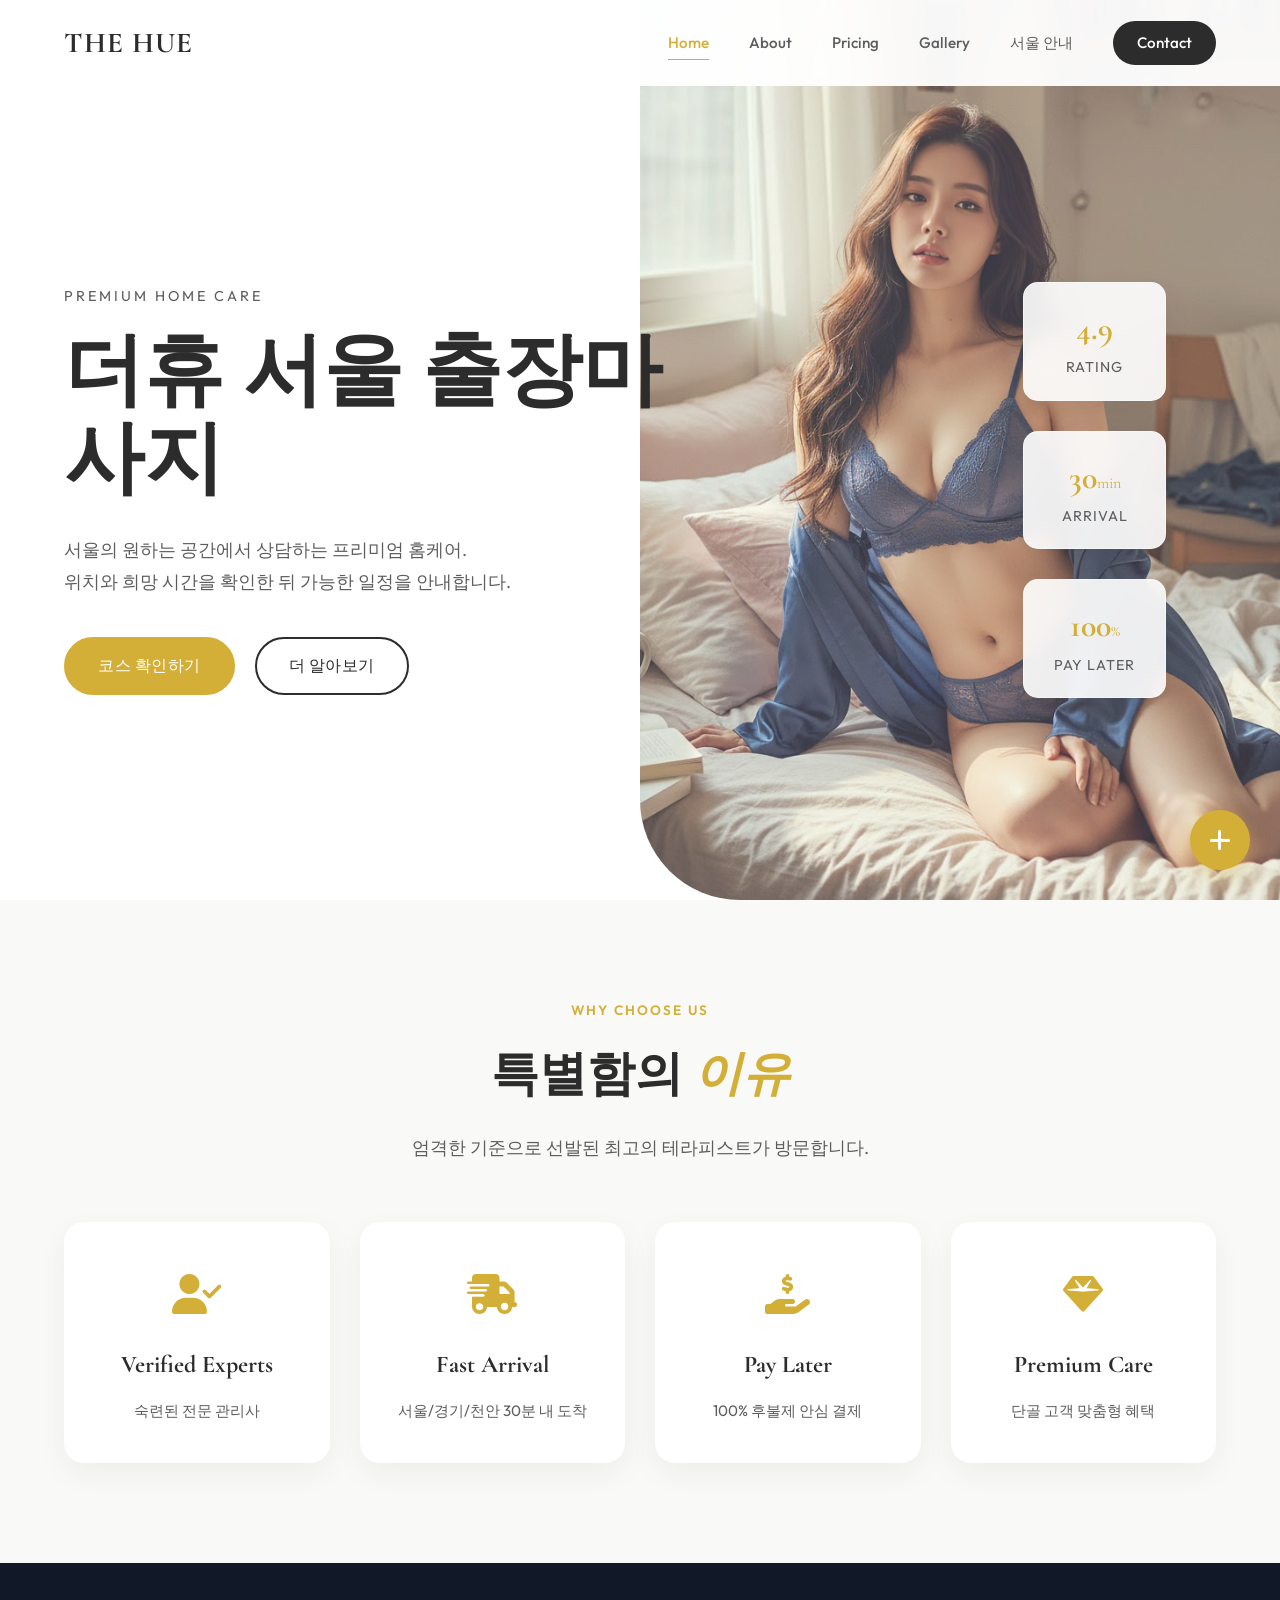
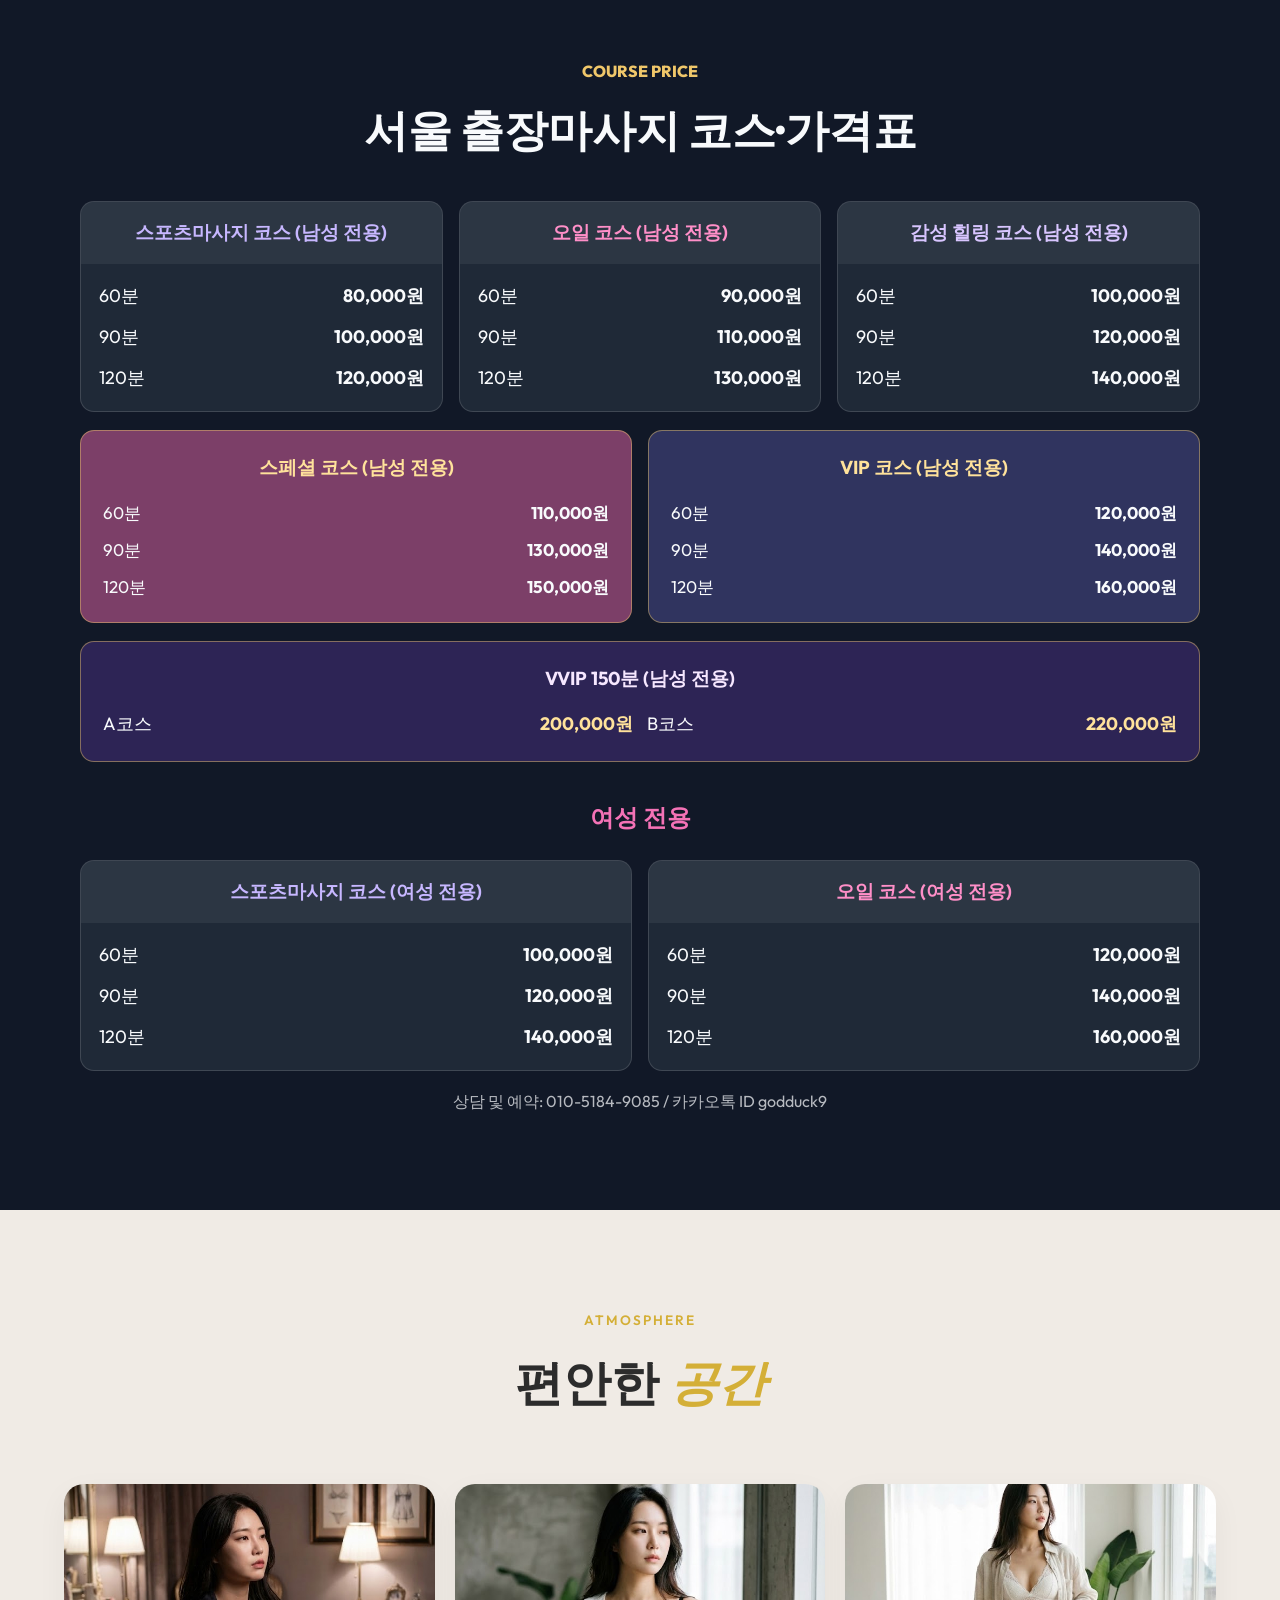
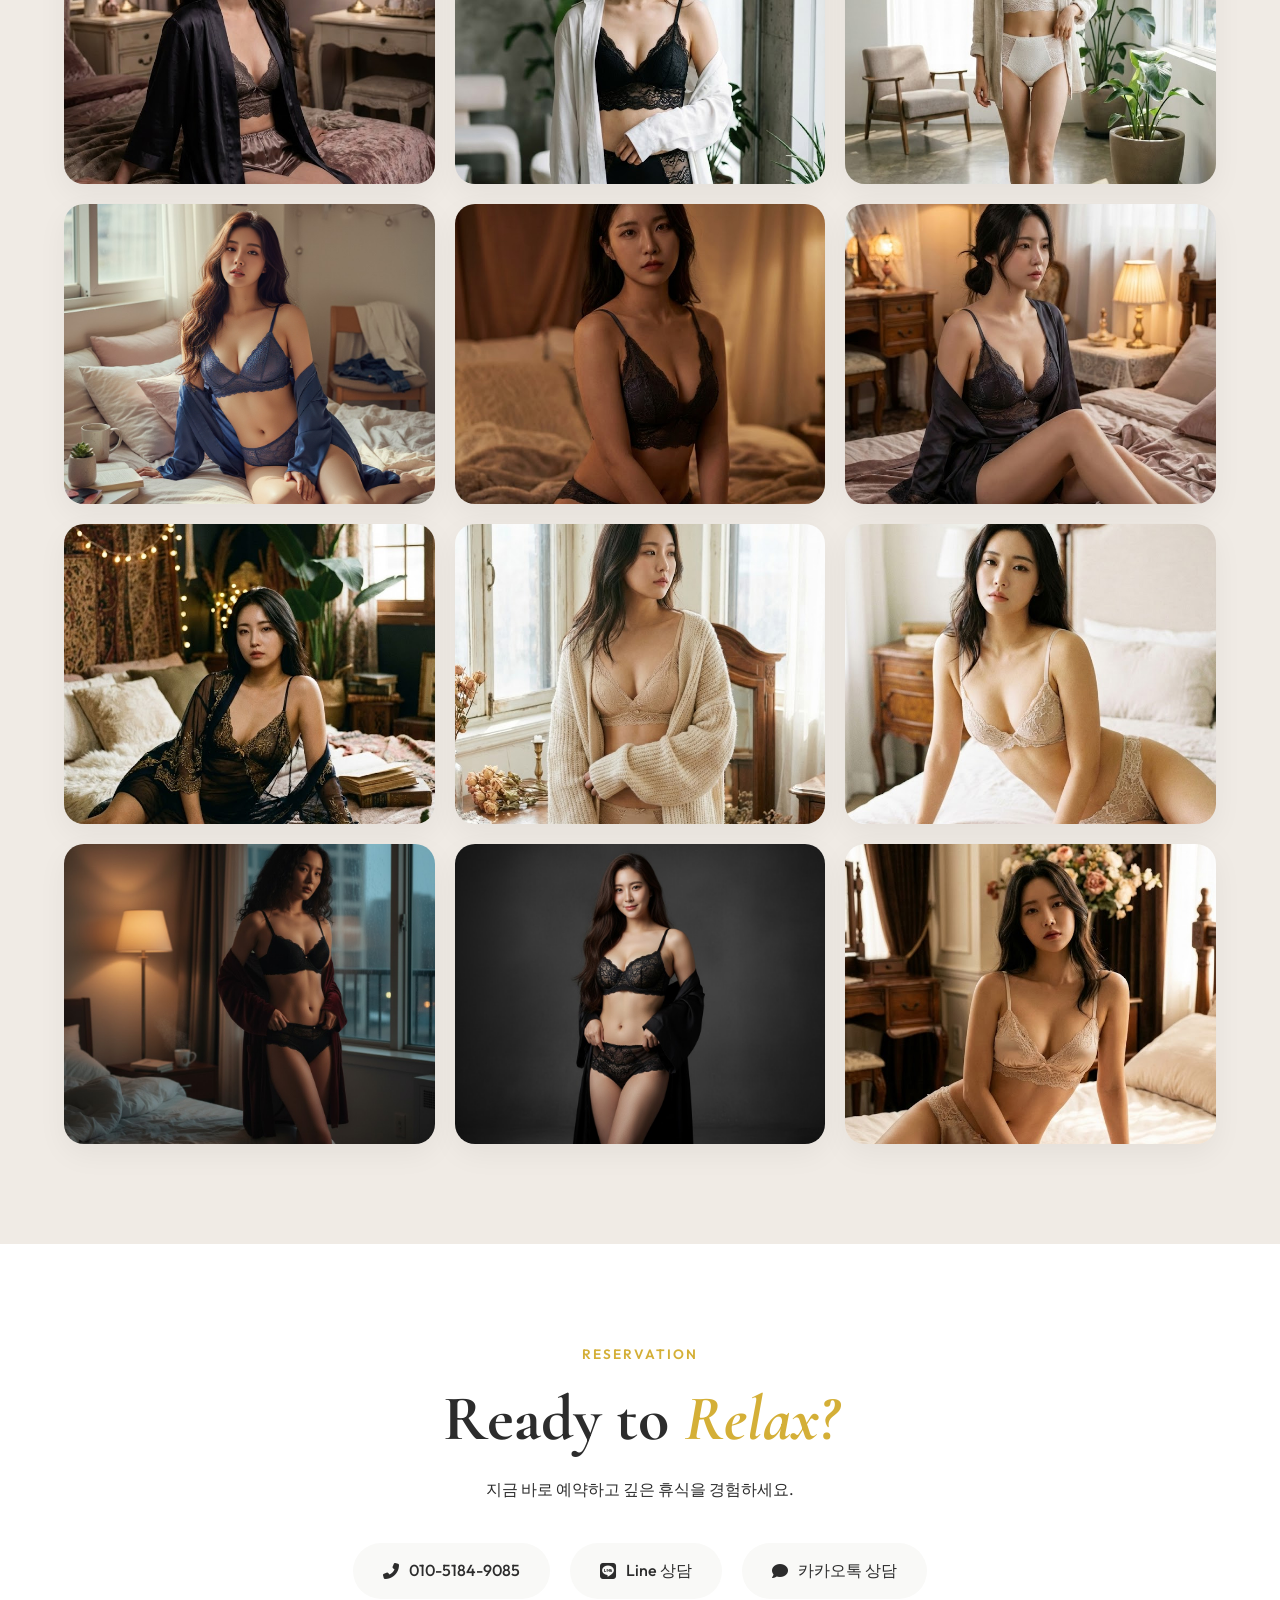
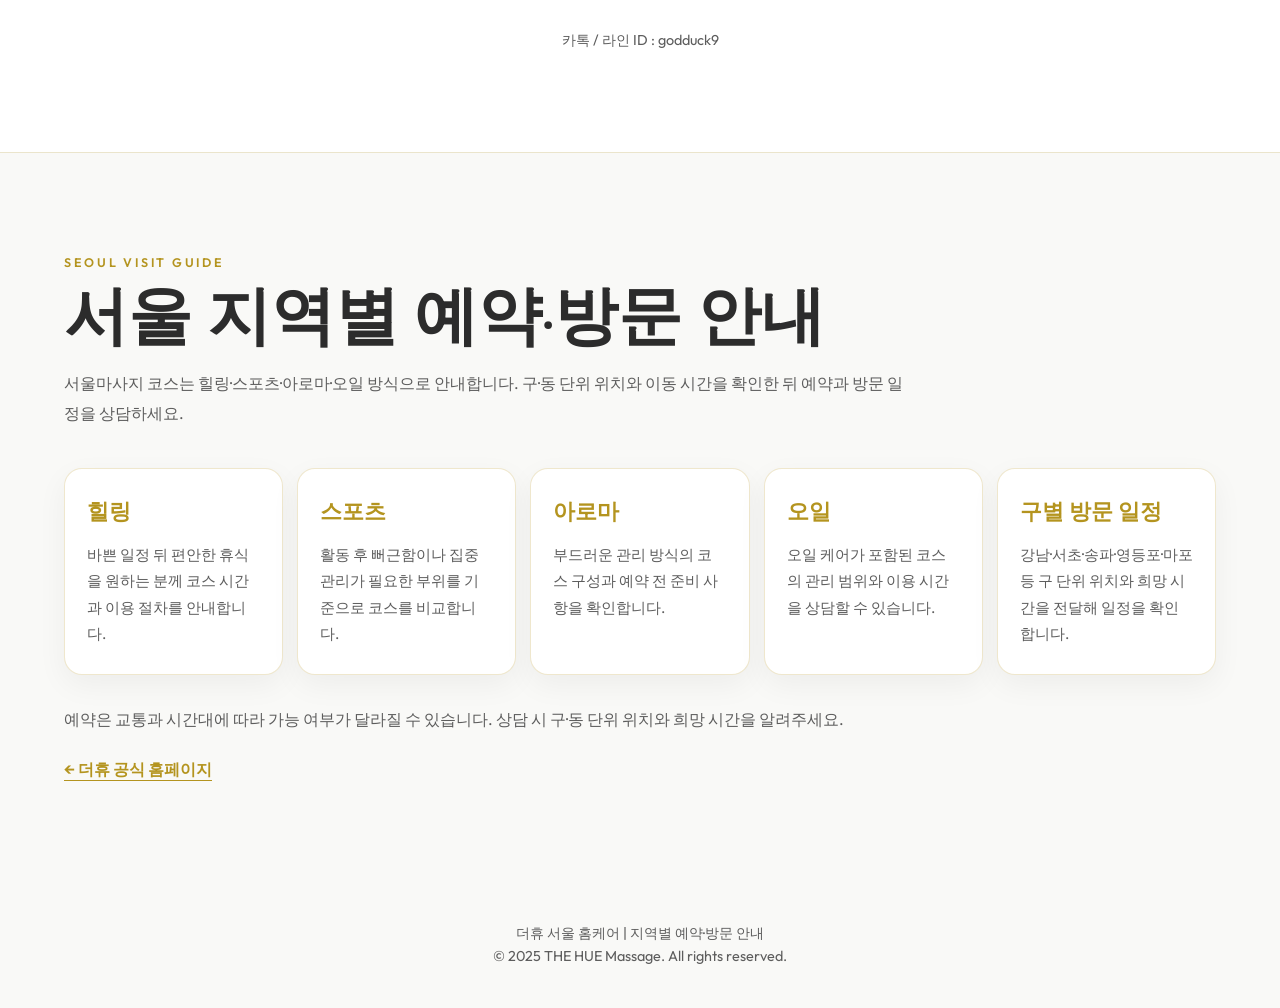
<file: seoul/index.html>
<!DOCTYPE html>
<html lang="ko">

<head>
    <!-- Google tag (gtag.js) -->
    <script async src="https://www.googletagmanager.com/gtag/js?id=AW-18293783816"></script>
    <script>
        window.dataLayer = window.dataLayer || [];
        function gtag(){dataLayer.push(arguments);}
        gtag('js', new Date());
        gtag('config', 'AW-18293783816');
    </script>
    <meta charset="UTF-8">
    <meta name="viewport" content="width=device-width, initial-scale=1.0">
    <meta name="robots" content="index,follow,max-image-preview:large,max-snippet:-1,max-video-preview:-1">
    <title>서울 출장마사지 가격·코스 | 더휴 서울 홈케어</title>
    <meta name="description" content="더휴 서울 출장마사지의 스포츠·오일·힐링, 스페셜·VIP 가격과 VVIP 150분 A·B코스를 확인하세요. 강남·서초·송파·영등포·마포 방문 가능 시간과 예약을 상담합니다.">
    <meta name="keywords" content="서울 출장마사지, 서울 마사지, 서울 홈케어, 서울 방문마사지, 서울 스포츠마사지, 서울 오일마사지, 서울 힐링마사지, 서울 마사지 가격, 서울 마사지 예약, 더휴 서울">
    <link rel="canonical" href="https://whajsjs2-boop.github.io/thehue/seoul/">
    <meta property="og:type" content="website">
    <meta property="og:title" content="서울 출장마사지 가격·코스 | 더휴 서울 홈케어">
    <meta property="og:description" content="더휴 서울 출장마사지의 스포츠·오일·힐링, 스페셜·VIP 가격과 VVIP 150분 A·B코스를 확인하세요. 강남·서초·송파·영등포·마포 방문 가능 시간과 예약을 상담합니다.">
    <meta property="og:url" content="https://whajsjs2-boop.github.io/thehue/seoul/">

    <!-- Google Fonts -->
    <link rel="preconnect" href="https://fonts.googleapis.com">
    <link rel="preconnect" href="https://fonts.gstatic.com" crossorigin>
    <link
        href="https://fonts.googleapis.com/css2?family=Cormorant+Garamond:ital,wght@0,400;0,500;0,600;0,700;1,400&family=Outfit:wght@300;400;500;600&display=swap"
        rel="stylesheet">

    <!-- Font Awesome -->
    <link rel="stylesheet" href="https://cdnjs.cloudflare.com/ajax/libs/font-awesome/6.4.0/css/all.min.css">

    <!-- Custom CSS -->
    <link rel="stylesheet" href="style.css">
    <meta property="og:locale" content="ko_KR">
    <meta property="og:site_name" content="더휴">
    <meta property="og:image" content="https://whajsjs2-boop.github.io/thehue/seoul/img/1.jpg">
    <meta name="twitter:card" content="summary_large_image">
    <meta name="twitter:title" content="서울 출장마사지 가격·코스 | 더휴 서울 홈케어">
    <meta name="twitter:description" content="더휴 서울 출장마사지의 스포츠·오일·힐링, 스페셜·VIP 가격과 VVIP 150분 A·B코스를 확인하세요. 강남·서초·송파·영등포·마포 방문 가능 시간과 예약을 상담합니다.">
    <meta name="twitter:image" content="https://whajsjs2-boop.github.io/thehue/seoul/img/1.jpg">
    <script type="application/ld+json">{"@context":"https://schema.org","@type":"Service","name":"더휴 서울 출장마사지","url":"https://whajsjs2-boop.github.io/thehue/seoul/","provider":{"@type":"Organization","name":"더휴","url":"https://whajsjs2-boop.github.io/thehue/"},"areaServed":["서울"],"hasOfferCatalog":{"@type":"OfferCatalog","name":"스페셜 · VIP · VVIP 가격표","itemListElement":[{"@type":"Offer","name":"스페셜 60분","price":"110000","priceCurrency":"KRW","url":"https://whajsjs2-boop.github.io/thehue/seoul/","itemOffered":{"@type":"Service","name":"스페셜 60분"}},{"@type":"Offer","name":"스페셜 90분","price":"130000","priceCurrency":"KRW","url":"https://whajsjs2-boop.github.io/thehue/seoul/","itemOffered":{"@type":"Service","name":"스페셜 90분"}},{"@type":"Offer","name":"스페셜 120분","price":"150000","priceCurrency":"KRW","url":"https://whajsjs2-boop.github.io/thehue/seoul/","itemOffered":{"@type":"Service","name":"스페셜 120분"}},{"@type":"Offer","name":"VIP 60분","price":"120000","priceCurrency":"KRW","url":"https://whajsjs2-boop.github.io/thehue/seoul/","itemOffered":{"@type":"Service","name":"VIP 60분"}},{"@type":"Offer","name":"VIP 90분","price":"140000","priceCurrency":"KRW","url":"https://whajsjs2-boop.github.io/thehue/seoul/","itemOffered":{"@type":"Service","name":"VIP 90분"}},{"@type":"Offer","name":"VIP 120분","price":"160000","priceCurrency":"KRW","url":"https://whajsjs2-boop.github.io/thehue/seoul/","itemOffered":{"@type":"Service","name":"VIP 120분"}},{"@type":"Offer","name":"VVIP A코스 150분","price":"200000","priceCurrency":"KRW","url":"https://whajsjs2-boop.github.io/thehue/seoul/","itemOffered":{"@type":"Service","name":"VVIP A코스 150분"}},{"@type":"Offer","name":"VVIP B코스 150분","price":"220000","priceCurrency":"KRW","url":"https://whajsjs2-boop.github.io/thehue/seoul/","itemOffered":{"@type":"Service","name":"VVIP B코스 150분"}}]}}</script>
</head>

<body>
    <div class="seo-keywords" hidden aria-hidden="true" style="display: none !important;">서울 출장마사지, 서울 마사지, 서울 홈케어, 서울 방문마사지, 서울 스포츠마사지, 서울 오일마사지, 서울 힐링마사지, 서울 마사지 가격, 서울 마사지 예약, 더휴 서울</div>

    <!-- Navigation -->
    <nav class="navbar">
        <div class="container nav-container">
            <a href="#" class="logo">THE HUE</a>
            <div class="nav-links">
                <a href="#hero" class="active">Home</a>
                <a href="#about">About</a>
                <a href="#pricing">Pricing</a>
                <a href="#gallery">Gallery</a>
                <a href="#region-guide-title">서울 안내</a>
                <a href="#contact" class="btn-nav">Contact</a>
            </div>
            <div class="mobile-toggle">
                <i class="fas fa-bars"></i>
            </div>
        </div>
    </nav>

    <!-- Hero Section -->
    <section id="hero" class="hero">
        <div class="hero-bg"></div>
        <div class="container hero-container">
            <div class="hero-content">
                <span class="hero-subtitle">Premium Home Care</span>
                <h1 class="hero-title">더휴 서울 출장마사지</h1>
                <p class="hero-desc">
                    서울의 원하는 공간에서 상담하는 프리미엄 홈케어.<br>
                    위치와 희망 시간을 확인한 뒤 가능한 일정을 안내합니다.
                </p>
                <div class="hero-buttons">
                    <a href="#pricing" class="btn btn-primary">코스 확인하기</a>
                    <a href="#about" class="btn btn-secondary">더 알아보기</a>
                </div>
            </div>
            <div class="hero-stats">
                <div class="stat-box">
                    <span class="stat-num">4.9</span>
                    <span class="stat-label">Rating</span>
                </div>
                <div class="stat-box">
                    <span class="stat-num">30<small>min</small></span>
                    <span class="stat-label">Arrival</span>
                </div>
                <div class="stat-box">
                    <span class="stat-num">100<small>%</small></span>
                    <span class="stat-label">Pay Later</span>
                </div>
            </div>
        </div>
    </section>

    <!-- About Section -->
    <section id="about" class="section about">
        <div class="container">
            <div class="section-header text-center">
                <span class="section-subtitle">Why Choose Us</span>
                <h2 class="section-title">특별함의 <span class="gold-text">이유</span></h2>
                <p class="section-desc">엄격한 기준으로 선발된 최고의 테라피스트가 방문합니다.</p>
            </div>

            <div class="features-grid">
                <div class="feature-item">
                    <div class="feature-icon"><i class="fas fa-user-check"></i></div>
                    <h3>Verified Experts</h3>
                    <p>숙련된 전문 관리사</p>
                </div>
                <div class="feature-item">
                    <div class="feature-icon"><i class="fas fa-shipping-fast"></i></div>
                    <h3>Fast Arrival</h3>
                    <p>서울/경기/천안 30분 내 도착</p>
                </div>
                <div class="feature-item">
                    <div class="feature-icon"><i class="fas fa-hand-holding-usd"></i></div>
                    <h3>Pay Later</h3>
                    <p>100% 후불제 안심 결제</p>
                </div>
                <div class="feature-item">
                    <div class="feature-icon"><i class="fas fa-gem"></i></div>
                    <h3>Premium Care</h3>
                    <p>단골 고객 맞춤형 혜택</p>
                </div>
            </div>
        </div>
    </section>
    <!-- Pricing Section -->
    <section id="pricing" style="padding: 96px 20px; background: #111827; color: #f8fafc;">
        <div style="max-width: 1120px; margin: 0 auto;">
            <div style="text-align: center; margin-bottom: 36px;">
                <p style="margin: 0 0 10px; color: #f0c76a; font-weight: 800; letter-spacing: 0;">COURSE PRICE</p>
                <h2 style="margin: 0; font-size: clamp(30px, 4vw, 44px); font-weight: 800; word-break: keep-all;">서울 출장마사지 코스·가격표</h2>
            </div>

            <div style="display: grid; grid-template-columns: repeat(auto-fit, minmax(min(100%, 240px), 1fr)); gap: 16px; margin-bottom: 18px;">
                <article style="border: 1px solid rgba(255,255,255,.14); border-radius: 14px; overflow: hidden; background: #1f2937;">
                    <h3 style="margin: 0; padding: 16px; text-align: center; color: #c7b7ff; background: rgba(255,255,255,.06);">스포츠마사지 코스 (남성 전용)</h3>
                    <div style="padding: 18px; display: grid; gap: 12px; font-size: 18px;">
                        <div style="display: flex; justify-content: space-between;"><span>60분</span><strong>80,000원</strong></div>
                        <div style="display: flex; justify-content: space-between;"><span>90분</span><strong>100,000원</strong></div>
                        <div style="display: flex; justify-content: space-between;"><span>120분</span><strong>120,000원</strong></div>
                    </div>
                </article>
                <article style="border: 1px solid rgba(255,255,255,.14); border-radius: 14px; overflow: hidden; background: #1f2937;">
                    <h3 style="margin: 0; padding: 16px; text-align: center; color: #ff8fc8; background: rgba(255,255,255,.06);">오일 코스 (남성 전용)</h3>
                    <div style="padding: 18px; display: grid; gap: 12px; font-size: 18px;">
                        <div style="display: flex; justify-content: space-between;"><span>60분</span><strong>90,000원</strong></div>
                        <div style="display: flex; justify-content: space-between;"><span>90분</span><strong>110,000원</strong></div>
                        <div style="display: flex; justify-content: space-between;"><span>120분</span><strong>130,000원</strong></div>
                    </div>
                </article>
                <article style="border: 1px solid rgba(255,255,255,.14); border-radius: 14px; overflow: hidden; background: #1f2937;">
                    <h3 style="margin: 0; padding: 16px; text-align: center; color: #d8c5ff; background: rgba(255,255,255,.06);">감성 힐링 코스 (남성 전용)</h3>
                    <div style="padding: 18px; display: grid; gap: 12px; font-size: 18px;">
                        <div style="display: flex; justify-content: space-between;"><span>60분</span><strong>100,000원</strong></div>
                        <div style="display: flex; justify-content: space-between;"><span>90분</span><strong>120,000원</strong></div>
                        <div style="display: flex; justify-content: space-between;"><span>120분</span><strong>140,000원</strong></div>
                    </div>
                </article>
            </div>

            <div style="display: grid; grid-template-columns: repeat(auto-fit, minmax(min(100%, 280px), 1fr)); gap: 16px; margin-bottom: 18px;">
                <article style="border: 1px solid rgba(240,199,106,.45); border-radius: 14px; background: #7c3f68; padding: 22px;">
                    <h3 style="margin: 0 0 16px; color: #ffe29b; text-align: center;">스페셜 코스 (남성 전용)</h3>
                    <div style="display: grid; gap: 10px; font-size: 17px;">
                        <div style="display: flex; justify-content: space-between;"><span>60분</span><strong>110,000원</strong></div>
                        <div style="display: flex; justify-content: space-between;"><span>90분</span><strong>130,000원</strong></div>
                        <div style="display: flex; justify-content: space-between;"><span>120분</span><strong>150,000원</strong></div>
                    </div>
                </article>
                <article style="border: 1px solid rgba(240,199,106,.45); border-radius: 14px; background: #30345f; padding: 22px;">
                    <h3 style="margin: 0 0 16px; color: #ffe29b; text-align: center;">VIP 코스 (남성 전용)</h3>
                    <div style="display: grid; gap: 10px; font-size: 17px;">
                        <div style="display: flex; justify-content: space-between;"><span>60분</span><strong>120,000원</strong></div>
                        <div style="display: flex; justify-content: space-between;"><span>90분</span><strong>140,000원</strong></div>
                        <div style="display: flex; justify-content: space-between;"><span>120분</span><strong>160,000원</strong></div>
                    </div>
                </article>
            </div>

            <article style="border: 1px solid rgba(240,199,106,.45); border-radius: 14px; background: #2d2455; padding: 22px; margin-bottom: 18px;">
                <h3 style="margin: 0 0 16px; color: #f6e7ff; text-align: center;">VVIP 150분 (남성 전용)</h3>
                <div style="display: grid; grid-template-columns: repeat(auto-fit, minmax(min(100%, 240px), 1fr)); gap: 14px; font-size: 18px;">
                    <div style="display: flex; justify-content: space-between;"><span>A코스</span><strong style="color: #ffe29b;">200,000원</strong></div>
                    <div style="display: flex; justify-content: space-between;"><span>B코스</span><strong style="color: #ffe29b;">220,000원</strong></div>
                </div>
            </article>

            <div style="text-align: center; margin-bottom: 24px; margin-top: 36px;">
                <h3 style="margin: 0; font-size: 24px; font-weight: 700; color: #f472b6;">여성 전용</h3>
            </div>

            <div style="display: grid; grid-template-columns: repeat(auto-fit, minmax(min(100%, 240px), 1fr)); gap: 16px; margin-bottom: 18px;">
                <article style="border: 1px solid rgba(255,255,255,.14); border-radius: 14px; overflow: hidden; background: #1f2937;">
                    <h3 style="margin: 0; padding: 16px; text-align: center; color: #c7b7ff; background: rgba(255,255,255,.06);">스포츠마사지 코스 (여성 전용)</h3>
                    <div style="padding: 18px; display: grid; gap: 12px; font-size: 18px;">
                        <div style="display: flex; justify-content: space-between;"><span>60분</span><strong>100,000원</strong></div>
                        <div style="display: flex; justify-content: space-between;"><span>90분</span><strong>120,000원</strong></div>
                        <div style="display: flex; justify-content: space-between;"><span>120분</span><strong>140,000원</strong></div>
                    </div>
                </article>
                <article style="border: 1px solid rgba(255,255,255,.14); border-radius: 14px; overflow: hidden; background: #1f2937;">
                    <h3 style="margin: 0; padding: 16px; text-align: center; color: #ff8fc8; background: rgba(255,255,255,.06);">오일 코스 (여성 전용)</h3>
                    <div style="padding: 18px; display: grid; gap: 12px; font-size: 18px;">
                        <div style="display: flex; justify-content: space-between;"><span>60분</span><strong>120,000원</strong></div>
                        <div style="display: flex; justify-content: space-between;"><span>90분</span><strong>140,000원</strong></div>
                        <div style="display: flex; justify-content: space-between;"><span>120분</span><strong>160,000원</strong></div>
                    </div>
                </article>
            </div>

            <p style="margin: 18px 0 0; text-align: center; color: rgba(248,250,252,.72);">상담 및 예약: 010-5184-9085 / 카카오톡 ID godduck9</p>
        </div>
    </section>

    <!-- Gallery Section -->
    <section id="gallery" class="section gallery">
        <div class="container">
            <div class="section-header text-center">
                <span class="section-subtitle">Atmosphere</span>
                <h2 class="section-title">편안한 <span class="gold-text">공간</span></h2>
            </div>
            <div class="gallery-grid">
                <!-- Gallery Items 1-12 -->
                <div class="gallery-item">
                    <img src="img/1.jpg" alt="Gallery 1"
                        onerror="this.src='https://via.placeholder.com/400x300/f0ebe5/2c2c2c?text=Premium+Care'">
                    <div class="overlay"><span>Premium Care</span></div>
                </div>
                <div class="gallery-item">
                    <img src="img/2.jpg" alt="Gallery 2"
                        onerror="this.src='https://via.placeholder.com/400x300/f0ebe5/2c2c2c?text=Relaxation'">
                    <div class="overlay"><span>Relaxation</span></div>
                </div>
                <div class="gallery-item">
                    <img src="img/3.jpg" alt="Gallery 3"
                        onerror="this.src='https://via.placeholder.com/400x300/f0ebe5/2c2c2c?text=Healing'">
                    <div class="overlay"><span>Healing</span></div>
                </div>
                <div class="gallery-item">
                    <img src="img/4.jpg" alt="Gallery 4"
                        onerror="this.src='https://via.placeholder.com/400x300/f0ebe5/2c2c2c?text=Comfort'">
                    <div class="overlay"><span>Comfort</span></div>
                </div>
                <div class="gallery-item">
                    <img src="img/5.jpg" alt="Gallery 5"
                        onerror="this.src='https://via.placeholder.com/400x300/f0ebe5/2c2c2c?text=Luxury'">
                    <div class="overlay"><span>Luxury</span></div>
                </div>
                <div class="gallery-item">
                    <img src="img/6.jpg" alt="Gallery 6"
                        onerror="this.src='https://via.placeholder.com/400x300/f0ebe5/2c2c2c?text=Serenity'">
                    <div class="overlay"><span>Serenity</span></div>
                </div>
                <div class="gallery-item">
                    <img src="img/7.jpg" alt="Gallery 7"
                        onerror="this.src='https://via.placeholder.com/400x300/f0ebe5/2c2c2c?text=Peace'">
                    <div class="overlay"><span>Peace</span></div>
                </div>
                <div class="gallery-item">
                    <img src="img/8.jpg" alt="Gallery 8"
                        onerror="this.src='https://via.placeholder.com/400x300/f0ebe5/2c2c2c?text=Wellness'">
                    <div class="overlay"><span>Wellness</span></div>
                </div>
                <div class="gallery-item">
                    <img src="img/9.jpg" alt="Gallery 9"
                        onerror="this.src='https://via.placeholder.com/400x300/f0ebe5/2c2c2c?text=Balance'">
                    <div class="overlay"><span>Balance</span></div>
                </div>
                <div class="gallery-item">
                    <img src="img/10.jpg" alt="Gallery 10"
                        onerror="this.src='https://via.placeholder.com/400x300/f0ebe5/2c2c2c?text=Harmony'">
                    <div class="overlay"><span>Harmony</span></div>
                </div>
                <div class="gallery-item">
                    <img src="img/11.jpg" alt="Gallery 11"
                        onerror="this.src='https://via.placeholder.com/400x300/f0ebe5/2c2c2c?text=Rejuvenate'">
                    <div class="overlay"><span>Rejuvenate</span></div>
                </div>
                <div class="gallery-item">
                    <img src="img/12.jpg" alt="Gallery 12"
                        onerror="this.src='https://via.placeholder.com/400x300/f0ebe5/2c2c2c?text=Tranquility'">
                    <div class="overlay"><span>Tranquility</span></div>
                </div>
            </div>
        </div>
    </section>

    <!-- Contact Section -->
    <section id="contact" class="section contact">
        <div class="container contact-container">
            <div class="contact-content">
                <span class="section-subtitle">Reservation</span>
                <h2 class="contact-title">Ready to <span class="gold-text">Relax?</span></h2>
                <p>지금 바로 예약하고 깊은 휴식을 경험하세요.</p>
                <div class="contact-methods">
                    <a href="tel:010-5184-9085" class="contact-btn">
                        <i class="fas fa-phone-alt"></i> 010-5184-9085
                    </a>
                    <a href="https://line.me/ti/p/gUgf7LP2hw" target="_blank" class="contact-btn">
                        <i class="fab fa-line"></i> Line 상담
                    </a>
                    <a href="http://qr.kakao.com/talk/CpJlwh7fsAUiuZpEtHqcjV7cPss-" target="_blank" class="contact-btn">
                        <i class="fas fa-comment"></i> 카카오톡 상담
                    </a>
                </div>
                <p class="contact-id">카톡 / 라인 ID : godduck9</p>
            </div>
        </div>
    </section>

    <section class="seo-region-section" aria-labelledby="region-guide-title">
        <div class="container seo-region-inner">
            <p class="seo-region-eyebrow">SEOUL VISIT GUIDE</p>
            <h2 id="region-guide-title">서울 지역별 예약·방문 안내</h2>
            <p class="seo-region-lead">서울마사지 코스는 힐링·스포츠·아로마·오일 방식으로 안내합니다. 구·동 단위 위치와 이동 시간을 확인한 뒤 예약과 방문 일정을 상담하세요.</p>
            <div class="seo-region-grid">
                <article><h3>힐링</h3><p>바쁜 일정 뒤 편안한 휴식을 원하는 분께 코스 시간과 이용 절차를 안내합니다.</p></article>
                <article><h3>스포츠</h3><p>활동 후 뻐근함이나 집중 관리가 필요한 부위를 기준으로 코스를 비교합니다.</p></article>
                <article><h3>아로마</h3><p>부드러운 관리 방식의 코스 구성과 예약 전 준비 사항을 확인합니다.</p></article>
                <article><h3>오일</h3><p>오일 케어가 포함된 코스의 관리 범위와 이용 시간을 상담할 수 있습니다.</p></article>
                <article><h3>구별 방문 일정</h3><p>강남·서초·송파·영등포·마포 등 구 단위 위치와 희망 시간을 전달해 일정을 확인합니다.</p></article>
            </div>
            <p class="seo-region-note">예약은 교통과 시간대에 따라 가능 여부가 달라질 수 있습니다. 상담 시 구·동 단위 위치와 희망 시간을 알려주세요.</p>
            <a class="seo-home-link" href="../index.html">← 더휴 공식 홈페이지</a>
        </div>
    </section>

    <footer class="footer">
        <div class="container">
            <p>더휴 서울 홈케어 | 지역별 예약·방문 안내</p>
            <p>&copy; 2025 THE HUE Massage. All rights reserved.</p>
        </div>
    </footer>

    <!-- Floating Action Button -->
    <div class="fab-wrapper">
        <button id="fab-main" class="fab-btn">
            <i class="fas fa-plus"></i>
        </button>
        <div class="fab-options">
            <a href="tel:010-5184-9085" class="fab-option" title="전화"><i class="fas fa-phone"></i></a>
            <a href="https://line.me/ti/p/gUgf7LP2hw" target="_blank" class="fab-option" title="라인"><i
                    class="fab fa-line"></i></a>
            <a href="http://qr.kakao.com/talk/CpJlwh7fsAUiuZpEtHqcjV7cPss-" target="_blank" class="fab-option"
                title="카톡"><i class="fas fa-comment"></i></a>
        </div>
    </div>

    <script src="script.js"></script>
</body>

</html>
</file>
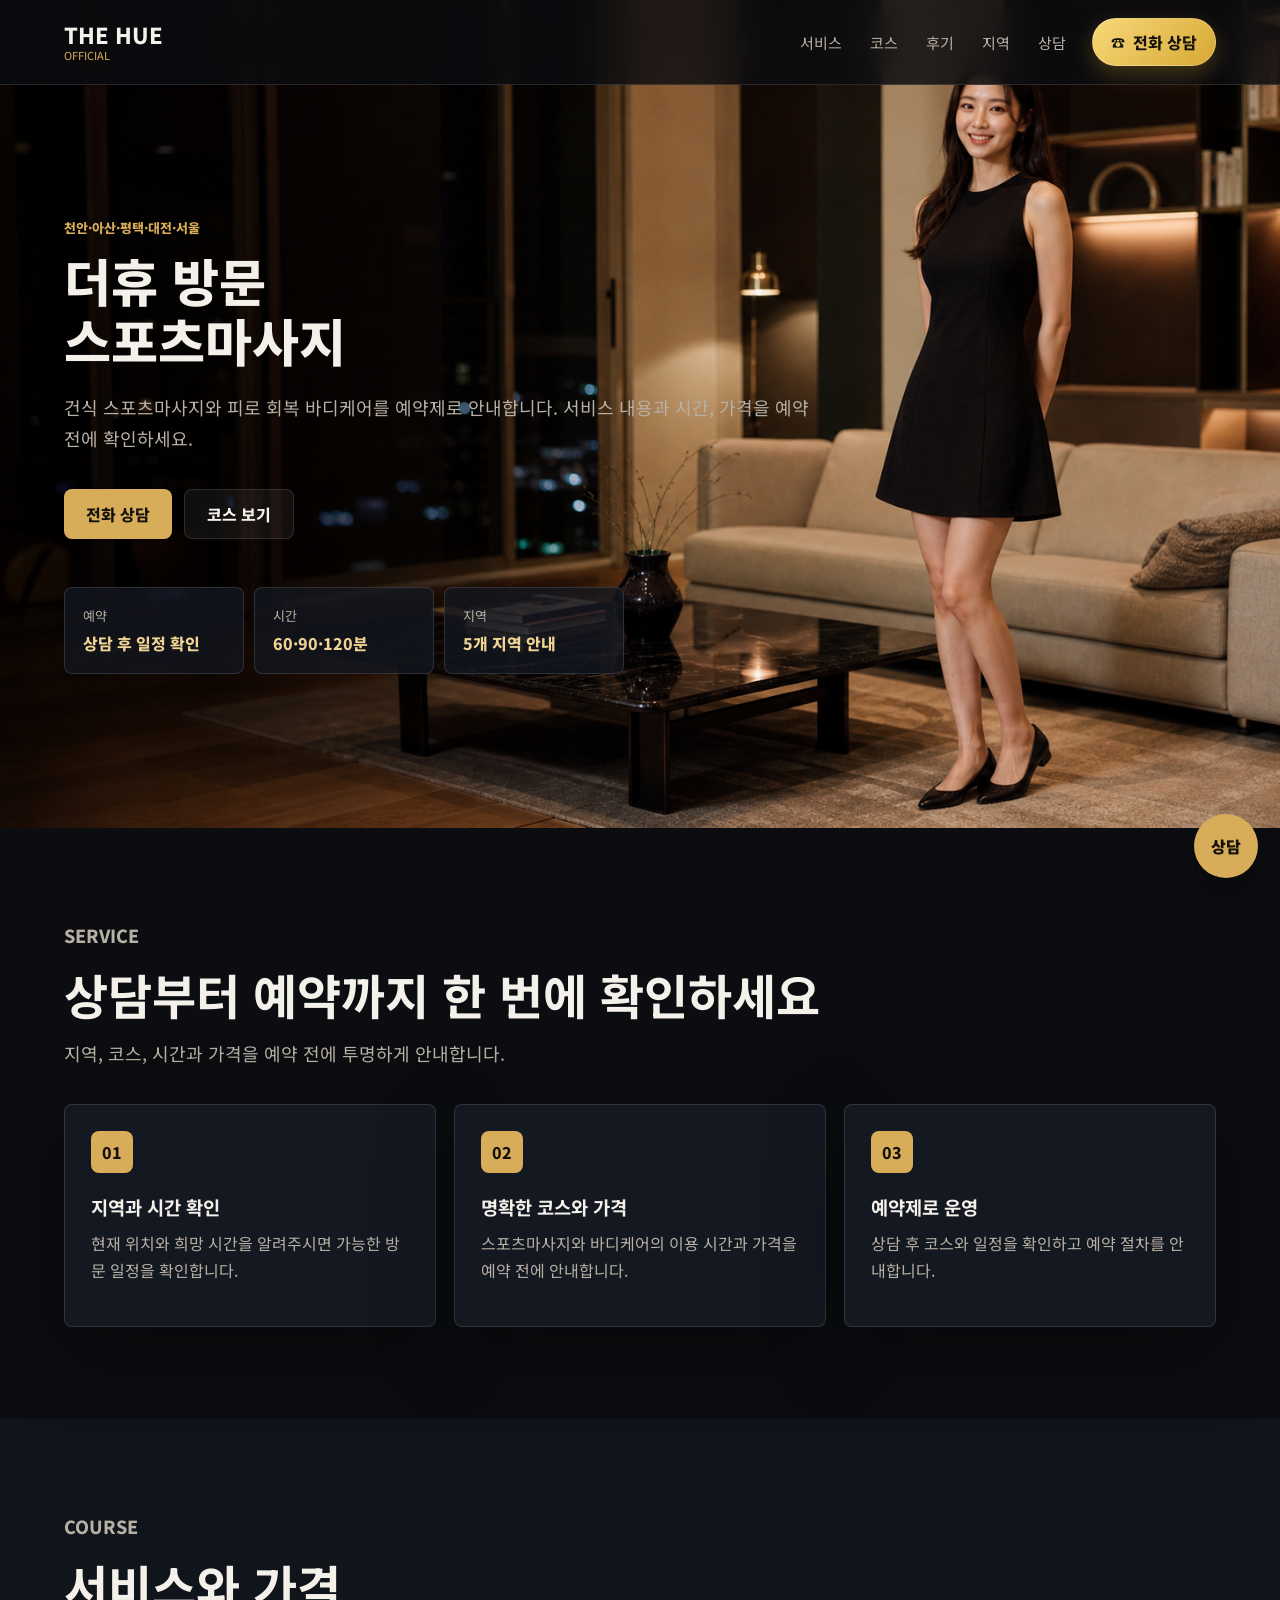
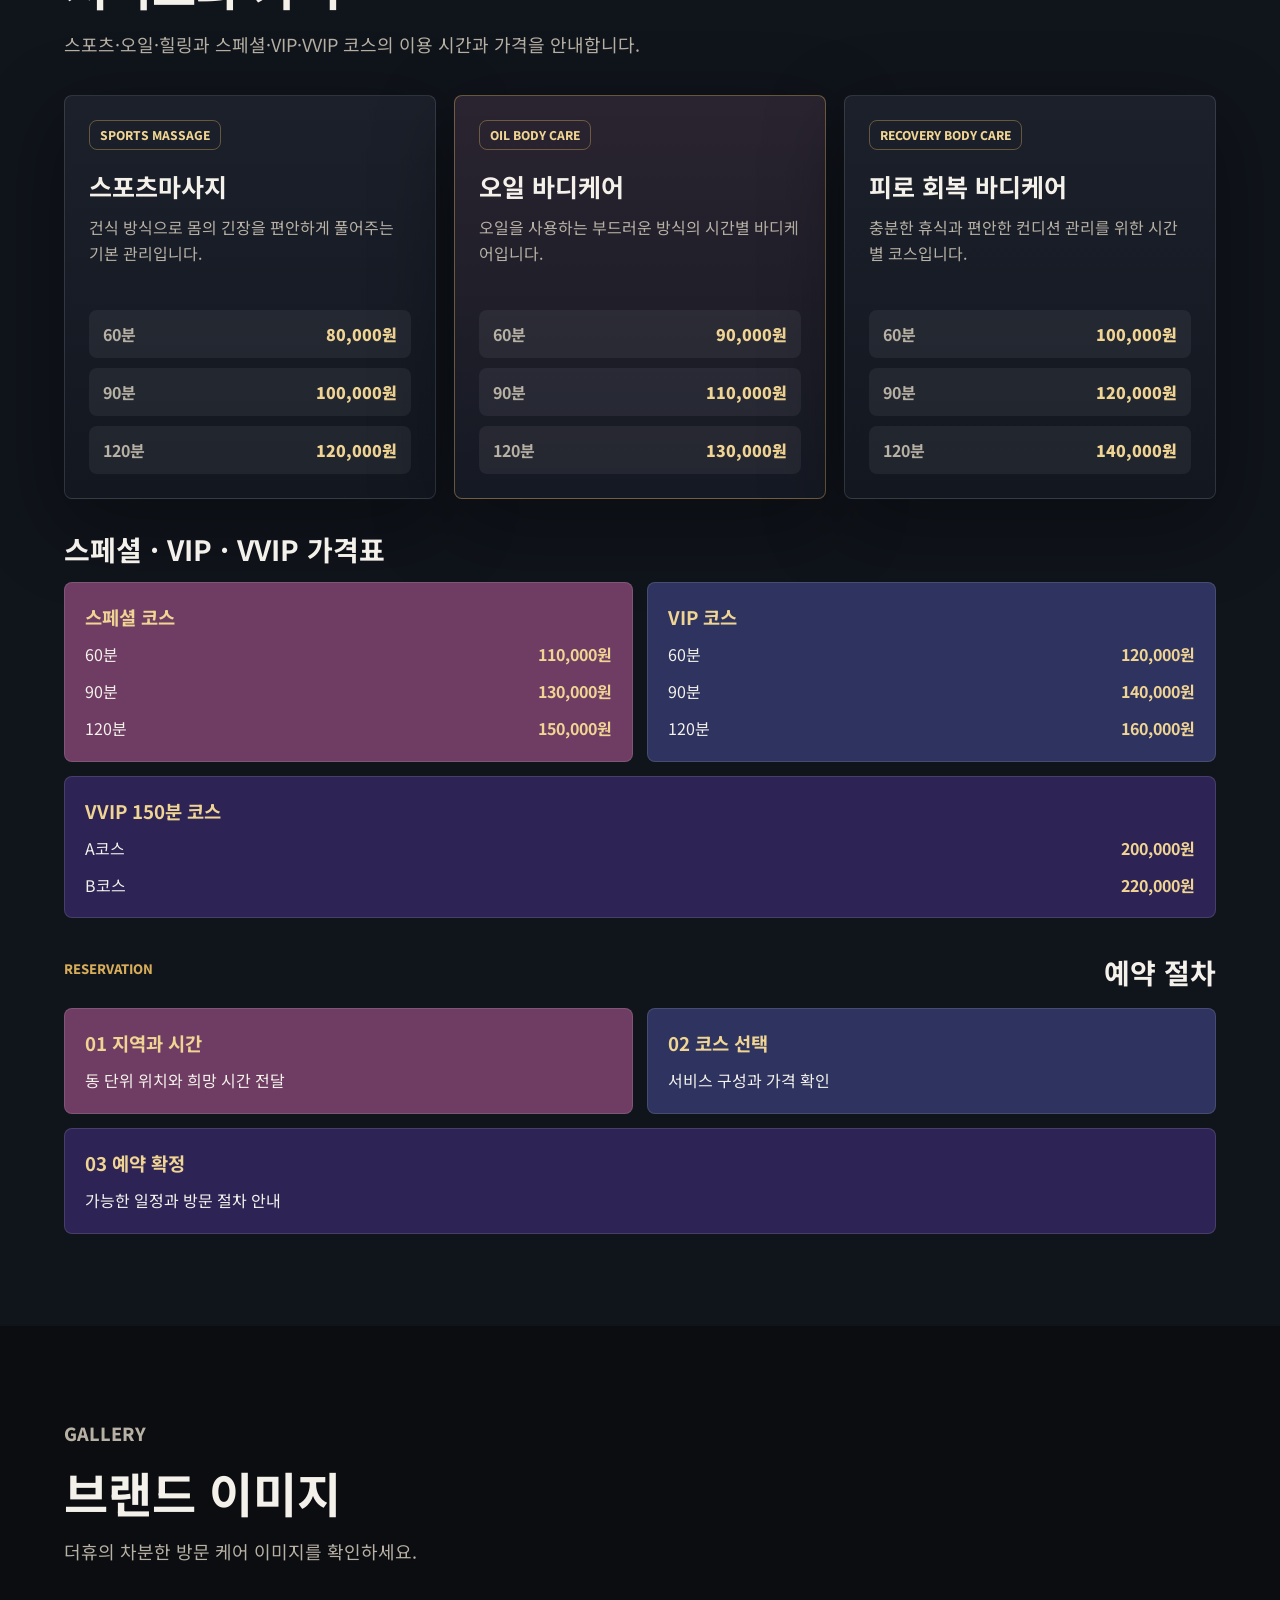
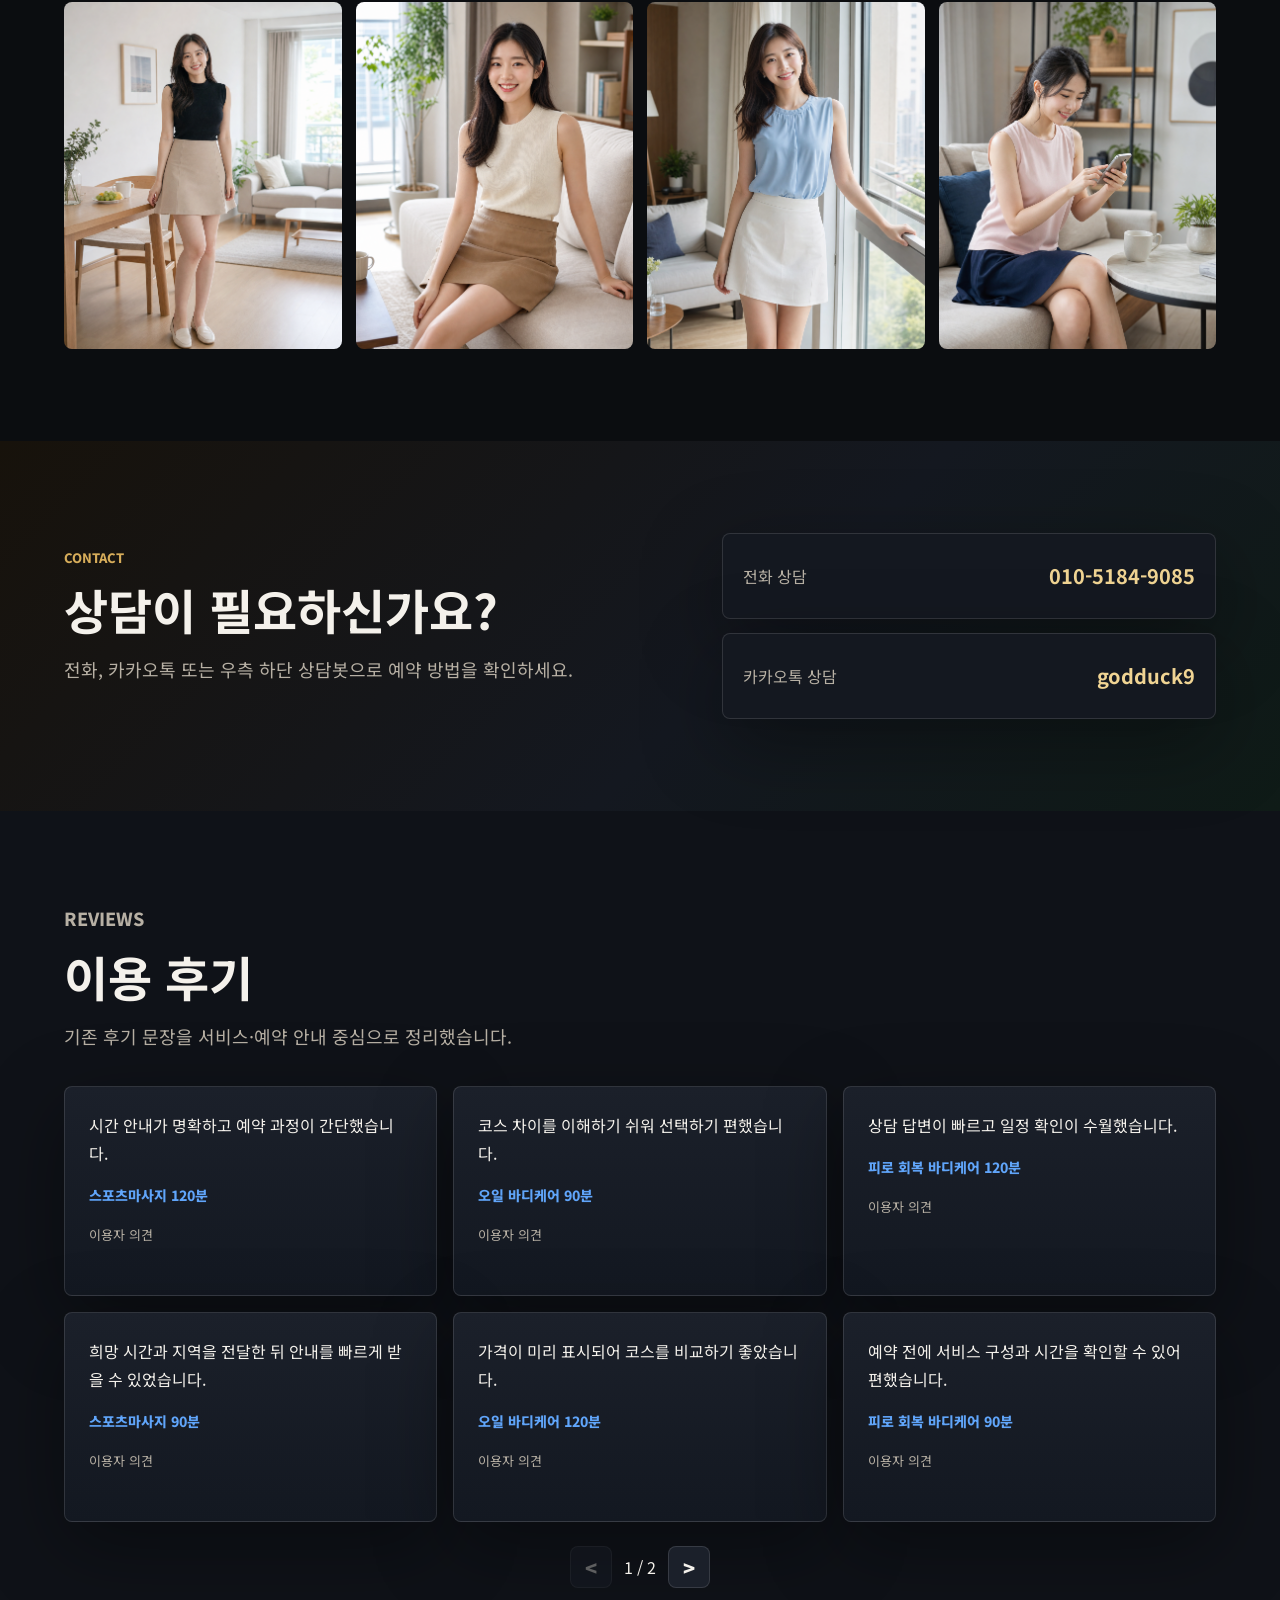
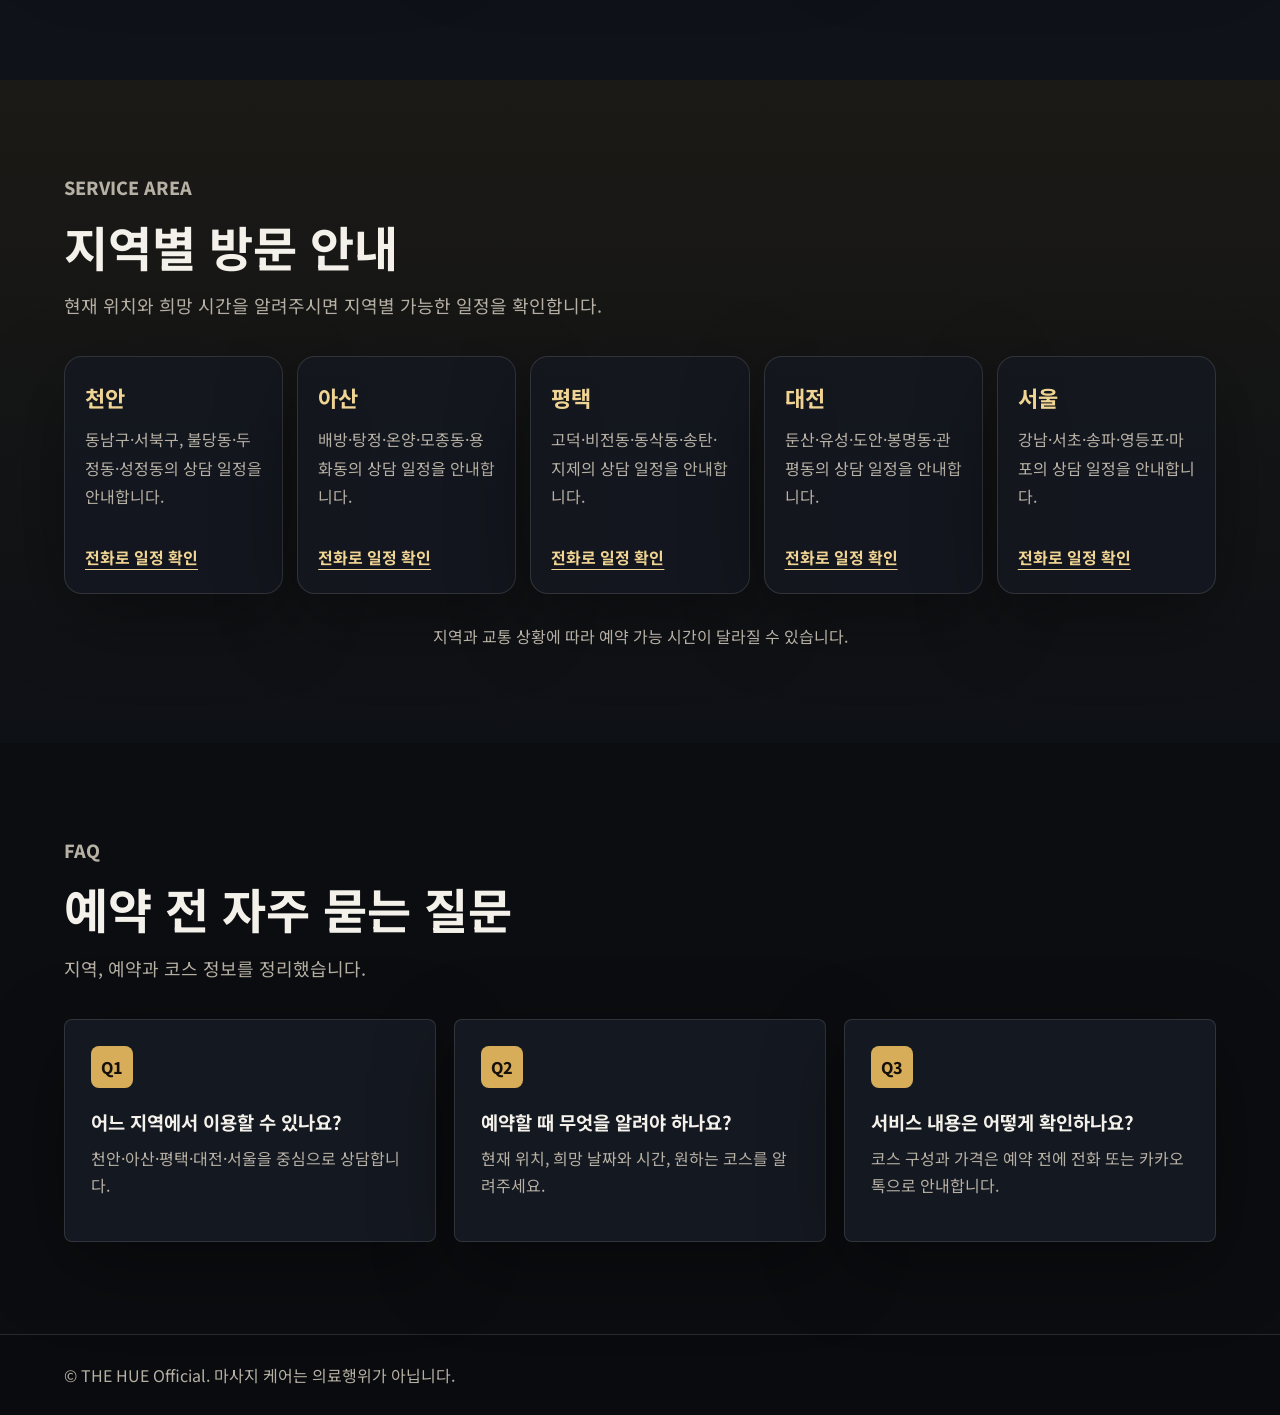
<file: ads.html>
<!DOCTYPE html>
<html lang="ko">
<head>
    <!-- Google tag (gtag.js) -->
    <script async src="https://www.googletagmanager.com/gtag/js?id=AW-18293783816"></script>
    <script>
        window.dataLayer = window.dataLayer || [];
        function gtag(){dataLayer.push(arguments);}
        gtag('js', new Date());
        gtag('config', 'AW-18293783816');
    </script>
    <meta charset="UTF-8">
    <meta name="viewport" content="width=device-width, initial-scale=1.0">
    <meta name="robots" content="index,follow,max-image-preview:large">
    <title>더휴 방문 스포츠마사지 | 코스·가격·예약 안내</title>
    <meta name="description" content="천안·아산·평택·대전·서울 더휴 방문 스포츠마사지 코스·가격·예약 안내. 스포츠·오일·힐링과 스페셜·VIP, VVIP 150분 A·B코스 가격을 확인하세요.">
    <meta name="keywords" content="더휴, 방문 스포츠마사지, 출장마사지, 스포츠마사지 가격, 마사지 예약, 천안 출장마사지, 아산 출장마사지, 평택 출장마사지, 대전 출장마사지, 서울 출장마사지">
    <link rel="canonical" href="https://whajsjs2-boop.github.io/thehue/ads.html">
    <meta property="og:locale" content="ko_KR">
    <meta property="og:type" content="website">
    <meta property="og:title" content="더휴 방문 스포츠마사지 | 코스·가격·예약 안내">
    <meta property="og:description" content="천안·아산·평택·대전·서울 더휴 방문 스포츠마사지 코스·가격·예약 안내. 스포츠·오일·힐링과 스페셜·VIP, VVIP 150분 A·B코스 가격을 확인하세요.">
    <meta property="og:url" content="https://whajsjs2-boop.github.io/thehue/ads.html">
    <meta property="og:image" content="https://whajsjs2-boop.github.io/thehue/source/thehue-hero-20s-v3.png">
    <link rel="preconnect" href="https://fonts.googleapis.com">
    <link rel="preconnect" href="https://fonts.gstatic.com" crossorigin>
    <link href="https://fonts.googleapis.com/css2?family=Noto+Sans+KR:wght@400;500;700;800&display=swap" rel="stylesheet">
    <link rel="stylesheet" href="style.css">
    <style>
        html{scroll-behavior:smooth}section{scroll-margin-top:84px}
        .hero h1{font-size:clamp(40px,4vw,66px);line-height:1.16}
        .hero-media{background-image:url('source/thehue-hero-20s-v3.png')!important;background-position:center center!important;background-size:cover!important;background-repeat:no-repeat!important}
        .header-auth .header-join{display:inline-flex;align-items:center;gap:8px;padding:11px 18px;border:1px solid rgba(255,255,255,.2);border-radius:999px;background:linear-gradient(135deg,#f7d879,#d7a934);color:#17130b!important;font-weight:800;text-decoration:none;box-shadow:0 8px 22px rgba(215,169,52,.28);transition:transform .2s ease,box-shadow .2s ease,filter .2s ease}.header-auth .header-join::before{content:'☎';font-size:14px}.header-auth .header-join:hover{transform:translateY(-1px);filter:brightness(1.05);box-shadow:0 11px 28px rgba(215,169,52,.38)}
        .course-showcase.ads-three{grid-template-columns:repeat(3,minmax(0,1fr))}
        .review-card .review-meta{justify-content:flex-start}
        .review-card .review-service{color:#60a5fa}
        @media(max-width:760px){.course-showcase.ads-three{grid-template-columns:1fr}}
    </style>
    <script type="application/ld+json">{"@context":"https://schema.org","@type":"Service","name":"더휴 방문 스포츠마사지","serviceType":"방문 스포츠마사지 및 바디케어","areaServed":[{"@type":"City","name":"천안"},{"@type":"City","name":"아산"},{"@type":"City","name":"평택"},{"@type":"City","name":"대전"},{"@type":"City","name":"서울"}],"url":"https://whajsjs2-boop.github.io/thehue/ads.html","offers":{"@type":"AggregateOffer","priceCurrency":"KRW","lowPrice":"80000","highPrice":"220000"},"hasOfferCatalog":{"@type":"OfferCatalog","name":"스페셜 · VIP · VVIP 가격표","itemListElement":[{"@type":"Offer","name":"스페셜 60분","price":"110000","priceCurrency":"KRW","url":"https://whajsjs2-boop.github.io/thehue/ads.html","itemOffered":{"@type":"Service","name":"스페셜 60분"}},{"@type":"Offer","name":"스페셜 90분","price":"130000","priceCurrency":"KRW","url":"https://whajsjs2-boop.github.io/thehue/ads.html","itemOffered":{"@type":"Service","name":"스페셜 90분"}},{"@type":"Offer","name":"스페셜 120분","price":"150000","priceCurrency":"KRW","url":"https://whajsjs2-boop.github.io/thehue/ads.html","itemOffered":{"@type":"Service","name":"스페셜 120분"}},{"@type":"Offer","name":"VIP 60분","price":"120000","priceCurrency":"KRW","url":"https://whajsjs2-boop.github.io/thehue/ads.html","itemOffered":{"@type":"Service","name":"VIP 60분"}},{"@type":"Offer","name":"VIP 90분","price":"140000","priceCurrency":"KRW","url":"https://whajsjs2-boop.github.io/thehue/ads.html","itemOffered":{"@type":"Service","name":"VIP 90분"}},{"@type":"Offer","name":"VIP 120분","price":"160000","priceCurrency":"KRW","url":"https://whajsjs2-boop.github.io/thehue/ads.html","itemOffered":{"@type":"Service","name":"VIP 120분"}},{"@type":"Offer","name":"VVIP A코스 150분","price":"200000","priceCurrency":"KRW","url":"https://whajsjs2-boop.github.io/thehue/ads.html","itemOffered":{"@type":"Service","name":"VVIP A코스 150분"}},{"@type":"Offer","name":"VVIP B코스 150분","price":"220000","priceCurrency":"KRW","url":"https://whajsjs2-boop.github.io/thehue/ads.html","itemOffered":{"@type":"Service","name":"VVIP B코스 150분"}}]}}</script>
    <meta property="og:site_name" content="더휴">
    <meta name="twitter:card" content="summary_large_image">
    <meta name="twitter:title" content="더휴 방문 스포츠마사지 | 코스·가격·예약 안내">
    <meta name="twitter:description" content="천안·아산·평택·대전·서울 더휴 방문 스포츠마사지 코스·가격·예약 안내. 스포츠·오일·힐링과 스페셜·VIP, VVIP 150분 A·B코스 가격을 확인하세요.">
    <meta name="twitter:image" content="https://whajsjs2-boop.github.io/thehue/source/thehue-hero-20s-v3.png">
</head>
<body>
    <div class="seo-keywords" hidden aria-hidden="true" style="display: none !important;">더휴, 방문 스포츠마사지, 출장마사지, 스포츠마사지 가격, 마사지 예약, 천안 출장마사지, 아산 출장마사지, 평택 출장마사지, 대전 출장마사지, 서울 출장마사지</div>
    <header class="site-header">
        <a class="brand" href="#home" aria-label="THE HUE 홈">
            <span>THE HUE</span>
            <small>Official</small>
        </a>
        <nav class="desktop-nav" aria-label="주요 메뉴">
            <a href="#service">서비스</a>
            <a href="#course">코스</a>
            <a href="#reviews">후기</a>
            <a href="#service-area">지역</a>
            <a href="#contact">상담</a>
        </nav>
        <div class="header-auth">
            <a class="header-join" href="tel:010-5184-9085">전화 상담</a>
        </div>
        <button class="menu-toggle" type="button" aria-label="메뉴 열기">☰</button>
    </header>

    <nav class="mobile-nav" aria-label="모바일 메뉴">
        <a href="#service">서비스</a>
        <a href="#course">코스</a>
        <a href="#reviews">후기</a>
        <a href="#service-area">지역</a>
        <a href="#contact">상담</a>
    </nav>

    <main id="home">
        <section class="hero">
            <div class="hero-media" aria-hidden="true"></div>
            <div class="hero-content">
                <p class="eyebrow">천안·아산·평택·대전·서울</p>
                <h1>더휴 방문<br>스포츠마사지</h1>
                <p class="hero-copy">건식 스포츠마사지와 피로 회복 바디케어를 예약제로 안내합니다. 서비스 내용과 시간, 가격을 예약 전에 확인하세요.</p>
                <div class="hero-actions">
                    <a class="btn primary" href="tel:010-5184-9085">전화 상담</a>
                    <a class="btn ghost" href="#course">코스 보기</a>
                </div>
                <dl class="hero-stats">
                    <div><dt>예약</dt><dd>상담 후 일정 확인</dd></div>
                    <div><dt>시간</dt><dd>60·90·120분</dd></div>
                    <div><dt>지역</dt><dd>5개 지역 안내</dd></div>
                </dl>
            </div>
        </section>

        <section id="service" class="section">
            <div class="section-heading">
                <p class="eyebrow">Service</p>
                <h2 class="single-line-title">상담부터 예약까지 한 번에 확인하세요</h2>
                <p>지역, 코스, 시간과 가격을 예약 전에 투명하게 안내합니다.</p>
            </div>
            <div class="feature-grid">
                <article class="feature-card">
                    <span class="feature-icon">01</span>
                    <h3>지역과 시간 확인</h3>
                    <p>현재 위치와 희망 시간을 알려주시면 가능한 방문 일정을 확인합니다.</p>
                </article>
                <article class="feature-card">
                    <span class="feature-icon">02</span>
                    <h3>명확한 코스와 가격</h3>
                    <p>스포츠마사지와 바디케어의 이용 시간과 가격을 예약 전에 안내합니다.</p>
                </article>
                <article class="feature-card">
                    <span class="feature-icon">03</span>
                    <h3>예약제로 운영</h3>
                    <p>상담 후 코스와 일정을 확인하고 예약 절차를 안내합니다.</p>
                </article>
            </div>
        </section>

        <section id="course" class="section course-section">
            <div class="section-heading">
                <p class="eyebrow">Course</p>
                <h2>서비스와 가격</h2>
                <p>스포츠·오일·힐링과 스페셜·VIP·VVIP 코스의 이용 시간과 가격을 안내합니다.</p>
            </div>
            <div class="course-showcase ads-three">
                <article class="course-card">
                    <div>
                        <span class="course-tag">Sports Massage</span>
                        <h3>스포츠마사지</h3>
                        <p>건식 방식으로 몸의 긴장을 편안하게 풀어주는 기본 관리입니다.</p>
                    </div>
                    <dl class="price-rows">
                        <div><dt>60분</dt><dd>80,000원</dd></div>
                        <div><dt>90분</dt><dd>100,000원</dd></div>
                        <div><dt>120분</dt><dd>120,000원</dd></div>
                    </dl>
                </article>
                <article class="course-card accent">
                    <div>
                        <span class="course-tag">Oil Body Care</span>
                        <h3>오일 바디케어</h3>
                        <p>오일을 사용하는 부드러운 방식의 시간별 바디케어입니다.</p>
                    </div>
                    <dl class="price-rows">
                        <div><dt>60분</dt><dd>90,000원</dd></div>
                        <div><dt>90분</dt><dd>110,000원</dd></div>
                        <div><dt>120분</dt><dd>130,000원</dd></div>
                    </dl>
                </article>
                <article class="course-card">
                    <div>
                        <span class="course-tag">Recovery Body Care</span>
                        <h3>피로 회복 바디케어</h3>
                        <p>충분한 휴식과 편안한 컨디션 관리를 위한 시간별 코스입니다.</p>
                    </div>
                    <dl class="price-rows">
                        <div><dt>60분</dt><dd>100,000원</dd></div>
                        <div><dt>90분</dt><dd>120,000원</dd></div>
                        <div><dt>120분</dt><dd>140,000원</dd></div>
                    </dl>
                </article>
            </div>

            <div class="vip-pricing" id="special-pricing">
                <div class="vip-heading"><h2>스페셜 · VIP · VVIP 가격표</h2></div>
                <div class="price-grid">
                    <article><h3>스페셜 코스</h3>
                        <p><span>60분</span><strong>110,000원</strong></p>
                        <p><span>90분</span><strong>130,000원</strong></p>
                        <p><span>120분</span><strong>150,000원</strong></p>
                    </article>
                    <article><h3>VIP 코스</h3>
                        <p><span>60분</span><strong>120,000원</strong></p>
                        <p><span>90분</span><strong>140,000원</strong></p>
                        <p><span>120분</span><strong>160,000원</strong></p>
                    </article>
                    <article class="wide"><h3>VVIP 150분 코스</h3>
                        <p><span>A코스</span><strong>200,000원</strong></p>
                        <p><span>B코스</span><strong>220,000원</strong></p>
                    </article>
                </div>
            </div>

            <div class="vip-pricing">
                <div class="vip-heading">
                    <p class="eyebrow">Reservation</p>
                    <h3>예약 절차</h3>
                </div>
                <div class="price-grid">
                    <article><h3>01 지역과 시간</h3><p><span>동 단위 위치와 희망 시간 전달</span></p></article>
                    <article><h3>02 코스 선택</h3><p><span>서비스 구성과 가격 확인</span></p></article>
                    <article class="wide"><h3>03 예약 확정</h3><p><span>가능한 일정과 방문 절차 안내</span></p></article>
                </div>
            </div>
        </section>

        <section id="gallery" class="section gallery-section">
            <div class="section-heading">
                <p class="eyebrow">Gallery</p>
                <h2>브랜드 이미지</h2>
                <p>더휴의 차분한 방문 케어 이미지를 확인하세요.</p>
            </div>
            <div class="gallery-grid">
                <img src="source/thehue-gallery-20s-first-v4.png" alt="밝은 실내의 더휴 브랜드 이미지" loading="lazy" decoding="async">
                <img src="source/thehue-gallery-20s-01.png" alt="편안한 실내 스포츠마사지 이미지" loading="lazy" decoding="async">
                <img src="source/thehue-gallery-20s-02.png" alt="더휴 예약 상담 이미지" loading="lazy" decoding="async">
                <img src="source/thehue-gallery-20s-03.png" alt="차분한 실내 휴식 이미지" loading="lazy" decoding="async">
            </div>
        </section>

        <section id="contact" class="section contact-section">
            <div>
                <p class="eyebrow">Contact</p>
                <h2>상담이 필요하신가요?</h2>
                <p class="section-copy">전화, 카카오톡 또는 우측 하단 상담봇으로 예약 방법을 확인하세요.</p>
            </div>
            <div class="contact-actions">
                <a class="contact-card" href="tel:010-5184-9085">
                    <span>전화 상담</span>
                    <strong>010-5184-9085</strong>
                </a>
                <a class="contact-card" href="http://qr.kakao.com/talk/CpJlwh7fsAUiuZpEtHqcjV7cPss-" target="_blank" rel="noopener">
                    <span>카카오톡 상담</span>
                    <strong>godduck9</strong>
                </a>
            </div>
        </section>

        <section id="reviews" class="section reviews-section">
            <div class="section-heading">
                <p class="eyebrow">Reviews</p>
                <h2>이용 후기</h2>
                <p>기존 후기 문장을 서비스·예약 안내 중심으로 정리했습니다.</p>
            </div>
            <div class="reviews-grid" id="reviewMount"></div>
        </section>

        <section id="service-area" class="section local-area-section" aria-labelledby="service-area-title">
            <div class="section-heading">
                <p class="eyebrow">Service Area</p>
                <h2 id="service-area-title">지역별 방문 안내</h2>
                <p>현재 위치와 희망 시간을 알려주시면 지역별 가능한 일정을 확인합니다.</p>
            </div>
            <div class="local-area-grid">
                <article><h3>천안</h3><p>동남구·서북구, 불당동·두정동·성정동의 상담 일정을 안내합니다.</p><a class="local-area-link" href="tel:010-5184-9085">전화로 일정 확인</a></article>
                <article><h3>아산</h3><p>배방·탕정·온양·모종동·용화동의 상담 일정을 안내합니다.</p><a class="local-area-link" href="tel:010-5184-9085">전화로 일정 확인</a></article>
                <article><h3>평택</h3><p>고덕·비전동·동삭동·송탄·지제의 상담 일정을 안내합니다.</p><a class="local-area-link" href="tel:010-5184-9085">전화로 일정 확인</a></article>
                <article><h3>대전</h3><p>둔산·유성·도안·봉명동·관평동의 상담 일정을 안내합니다.</p><a class="local-area-link" href="tel:010-5184-9085">전화로 일정 확인</a></article>
                <article><h3>서울</h3><p>강남·서초·송파·영등포·마포의 상담 일정을 안내합니다.</p><a class="local-area-link" href="tel:010-5184-9085">전화로 일정 확인</a></article>
            </div>
            <p class="local-area-note">지역과 교통 상황에 따라 예약 가능 시간이 달라질 수 있습니다.</p>
        </section>

        <section id="faq" class="section" aria-labelledby="faq-title">
            <div class="section-heading">
                <p class="eyebrow">FAQ</p>
                <h2 id="faq-title">예약 전 자주 묻는 질문</h2>
                <p>지역, 예약과 코스 정보를 정리했습니다.</p>
            </div>
            <div class="feature-grid">
                <article class="feature-card">
                    <span class="feature-icon">Q1</span>
                    <h3>어느 지역에서 이용할 수 있나요?</h3>
                    <p>천안·아산·평택·대전·서울을 중심으로 상담합니다.</p>
                </article>
                <article class="feature-card">
                    <span class="feature-icon">Q2</span>
                    <h3>예약할 때 무엇을 알려야 하나요?</h3>
                    <p>현재 위치, 희망 날짜와 시간, 원하는 코스를 알려주세요.</p>
                </article>
                <article class="feature-card">
                    <span class="feature-icon">Q3</span>
                    <h3>서비스 내용은 어떻게 확인하나요?</h3>
                    <p>코스 구성과 가격은 예약 전에 전화 또는 카카오톡으로 안내합니다.</p>
                </article>
            </div>
        </section>
    </main>

    <button class="chat-launcher" type="button" aria-label="상담 챗봇 열기"><span>상담</span></button>

    <aside class="chatbot" aria-label="상담 챗봇">
        <header class="chatbot-header">
            <div><strong>THE HUE 상담봇</strong><span>가격·지역·예약 자동 안내</span></div>
            <button class="chat-close" type="button" aria-label="상담 챗봇 닫기">×</button>
        </header>
        <div class="chat-messages" id="chatMessages" aria-live="polite"></div>
        <div class="quick-replies" aria-label="빠른 질문">
            <button type="button" data-message="상담">상담 번호</button>
            <button type="button" data-message="카카오톡">카카오톡</button>
            <button type="button" data-message="가격">가격</button>
            <button type="button" data-message="예약">예약</button>
        </div>
        <form class="chat-form" id="chatForm">
            <input id="chatInput" type="text" placeholder="문의 내용을 입력하세요" autocomplete="off">
            <button type="submit">전송</button>
        </form>
    </aside>

    <footer class="site-footer">
        <p>© THE HUE Official. 마사지 케어는 의료행위가 아닙니다.</p>
    </footer>

    <script>
    document.addEventListener("DOMContentLoaded", function () {
        var reviews = [
            ["스포츠마사지 120분", "시간 안내가 명확하고 예약 과정이 간단했습니다."],
            ["오일 바디케어 90분", "코스 차이를 이해하기 쉬워 선택하기 편했습니다."],
            ["피로 회복 바디케어 120분", "상담 답변이 빠르고 일정 확인이 수월했습니다."],
            ["스포츠마사지 90분", "희망 시간과 지역을 전달한 뒤 안내를 빠르게 받을 수 있었습니다."],
            ["오일 바디케어 120분", "가격이 미리 표시되어 코스를 비교하기 좋았습니다."],
            ["피로 회복 바디케어 90분", "예약 전에 서비스 구성과 시간을 확인할 수 있어 편했습니다."],
            ["VIP 90분", "구성과 가격을 한 화면에서 비교할 수 있어 선택이 쉬웠습니다."],
            ["VIP 120분", "상담 전에 세부 구성을 확인할 수 있어 일정 조율이 편했습니다."],
            ["프리미엄 종합 150분", "이용 시간과 가격 안내가 명확해 예약하기 수월했습니다."],
            ["스포츠마사지 60분", "짧은 시간 코스도 가격이 구분되어 확인하기 쉬웠습니다."],
            ["오일 바디케어 60분", "문의할 내용을 미리 정리할 수 있어 상담이 간단했습니다."],
            ["피로 회복 바디케어 60분", "지역과 시간을 먼저 확인하는 절차가 이해하기 쉬웠습니다."]
        ];

        var menuToggle = document.querySelector(".menu-toggle");
        var mobileNav = document.querySelector(".mobile-nav");
        var launcher = document.querySelector(".chat-launcher");
        var chatbot = document.querySelector(".chatbot");
        var closeButton = document.querySelector(".chat-close");
        var messages = document.getElementById("chatMessages");
        var form = document.getElementById("chatForm");
        var input = document.getElementById("chatInput");
        var quickButtons = document.querySelectorAll(".quick-replies button");
        var reviewMount = document.getElementById("reviewMount");

        if (menuToggle && mobileNav) {
            menuToggle.addEventListener("click", function () { mobileNav.classList.toggle("is-open"); });
            mobileNav.querySelectorAll("a").forEach(function (link) {
                link.addEventListener("click", function () { mobileNav.classList.remove("is-open"); });
            });
        }

        function renderReviews() {
            if (!reviewMount) return;
            var page = 1;
            var pageSize = 6;
            var pageCount = Math.ceil(reviews.length / pageSize);
            var pager = document.createElement("div");
            var prev = document.createElement("button");
            var current = document.createElement("span");
            var next = document.createElement("button");
            pager.className = "pager";
            pager.setAttribute("aria-label", "후기 페이지");
            prev.type = "button";
            next.type = "button";
            prev.textContent = "<";
            next.textContent = ">";
            pager.appendChild(prev);
            pager.appendChild(current);
            pager.appendChild(next);
            reviewMount.insertAdjacentElement("afterend", pager);

            function draw() {
                reviewMount.innerHTML = reviews.slice((page - 1) * pageSize, page * pageSize).map(function (item) {
                    return '<article class="review-card"><p>' + item[1] + '</p><div class="review-service">' + item[0] + '</div><div class="review-meta"><span>이용자 의견</span></div></article>';
                }).join("");
                current.textContent = page + " / " + pageCount;
                prev.disabled = page === 1;
                next.disabled = page === pageCount;
            }

            prev.addEventListener("click", function () { if (page > 1) { page -= 1; draw(); } });
            next.addEventListener("click", function () { if (page < pageCount) { page += 1; draw(); } });
            draw();
        }

        function addMessage(text, type, href, label) {
            var message = document.createElement("div");
            message.className = "message " + type;
            message.textContent = text;
            messages.appendChild(message);
            if (href && label) {
                var actions = document.createElement("div");
                actions.className = "message-actions";
                var link = document.createElement("a");
                link.href = href;
                link.textContent = label;
                if (href.indexOf("http") === 0) {
                    link.target = "_blank";
                    link.rel = "noopener";
                }
                actions.appendChild(link);
                messages.appendChild(actions);
            }
            messages.scrollTop = messages.scrollHeight;
        }

        function reply(value) {
            var text = String(value || "").trim();
            if (!text) return;
            addMessage(text, "user");
            var normalized = text.toLowerCase().replace(/\s/g, "");

            window.setTimeout(function () {
                if (normalized.indexOf("vvip") >= 0 || normalized.indexOf("프리미엄") >= 0 || normalized.indexOf("150") >= 0 || /[ab]코스/.test(normalized)) {
                    addMessage("VVIP 150분 A코스는 200,000원, B코스는 220,000원입니다.", "bot");
                } else if (normalized.indexOf("스페셜") >= 0 || normalized.indexOf("special") >= 0) {
                    addMessage("스페셜은 60분 110,000원 · 90분 130,000원 · 120분 150,000원입니다.", "bot");
                } else if (normalized.indexOf("vip") >= 0 || normalized.indexOf("종합") >= 0) {
                    addMessage("VIP는 60분 120,000원 · 90분 140,000원 · 120분 160,000원입니다.", "bot");
                } else if (normalized.indexOf("오일") >= 0) {
                    addMessage("오일 바디케어는 60분 90,000원 · 90분 110,000원 · 120분 130,000원입니다.", "bot");
                } else if (normalized.indexOf("스포츠") >= 0) {
                    addMessage("스포츠마사지는 60분 80,000원 · 90분 100,000원 · 120분 120,000원입니다.", "bot");
                } else if (normalized.indexOf("피로") >= 0 || normalized.indexOf("바디") >= 0) {
                    addMessage("피로 회복 바디케어는 60분 100,000원 · 90분 120,000원 · 120분 140,000원입니다.", "bot");
                } else if (normalized.indexOf("가격") >= 0 || normalized.indexOf("비용") >= 0 || normalized.indexOf("코스") >= 0) {
                    addMessage("기본 코스는 스포츠마사지 80,000원부터 · 오일 바디케어 90,000원부터 · 피로 회복 바디케어 100,000원부터입니다. 스페셜·VIP·VVIP 코스도 가격표에서 확인할 수 있습니다.", "bot");
                } else if (normalized.indexOf("카카오") >= 0) {
                    addMessage("카카오톡 상담에서 지역과 희망 시간을 알려주세요.", "bot", "http://qr.kakao.com/talk/CpJlwh7fsAUiuZpEtHqcjV7cPss-", "카카오톡 열기");
                } else if (normalized.indexOf("상담") >= 0 || normalized.indexOf("전화") >= 0 || normalized.indexOf("번호") >= 0) {
                    addMessage("전화 상담 번호는 010-5184-9085입니다.", "bot", "tel:010-5184-9085", "전화 연결");
                } else if (normalized.indexOf("예약") >= 0 || normalized.indexOf("시간") >= 0) {
                    addMessage("현재 위치, 희망 날짜와 시간, 원하는 코스를 알려주시면 가능한 일정을 안내합니다.", "bot");
                } else if (normalized.indexOf("지역") >= 0 || normalized.indexOf("천안") >= 0 || normalized.indexOf("아산") >= 0 || normalized.indexOf("평택") >= 0 || normalized.indexOf("대전") >= 0 || normalized.indexOf("서울") >= 0) {
                    addMessage("천안·아산·평택·대전·서울을 중심으로 상담하며, 동 단위 위치에 따라 일정을 확인합니다.", "bot");
                } else {
                    addMessage("가격, VIP, 예약, 상담 번호, 카카오톡 또는 지역을 입력하면 안내해 드립니다.", "bot");
                }
            }, 150);
        }

        function openChatbot() {
            chatbot.classList.add("is-open");
            input.focus();
            if (!messages.dataset.ready) {
                addMessage("안녕하세요. THE HUE 상담봇입니다. 가격, VIP, 지역, 예약 또는 상담 방법을 확인하세요.", "bot");
                messages.dataset.ready = "true";
            }
        }

        renderReviews();
        launcher.addEventListener("click", openChatbot);
        closeButton.addEventListener("click", function () { chatbot.classList.remove("is-open"); });
        form.addEventListener("submit", function (event) {
            event.preventDefault();
            reply(input.value);
            input.value = "";
        });
        quickButtons.forEach(function (button) {
            button.addEventListener("click", function () {
                openChatbot();
                reply(button.dataset.message);
            });
        });
    });
    </script>
</body>
</html>
</file>
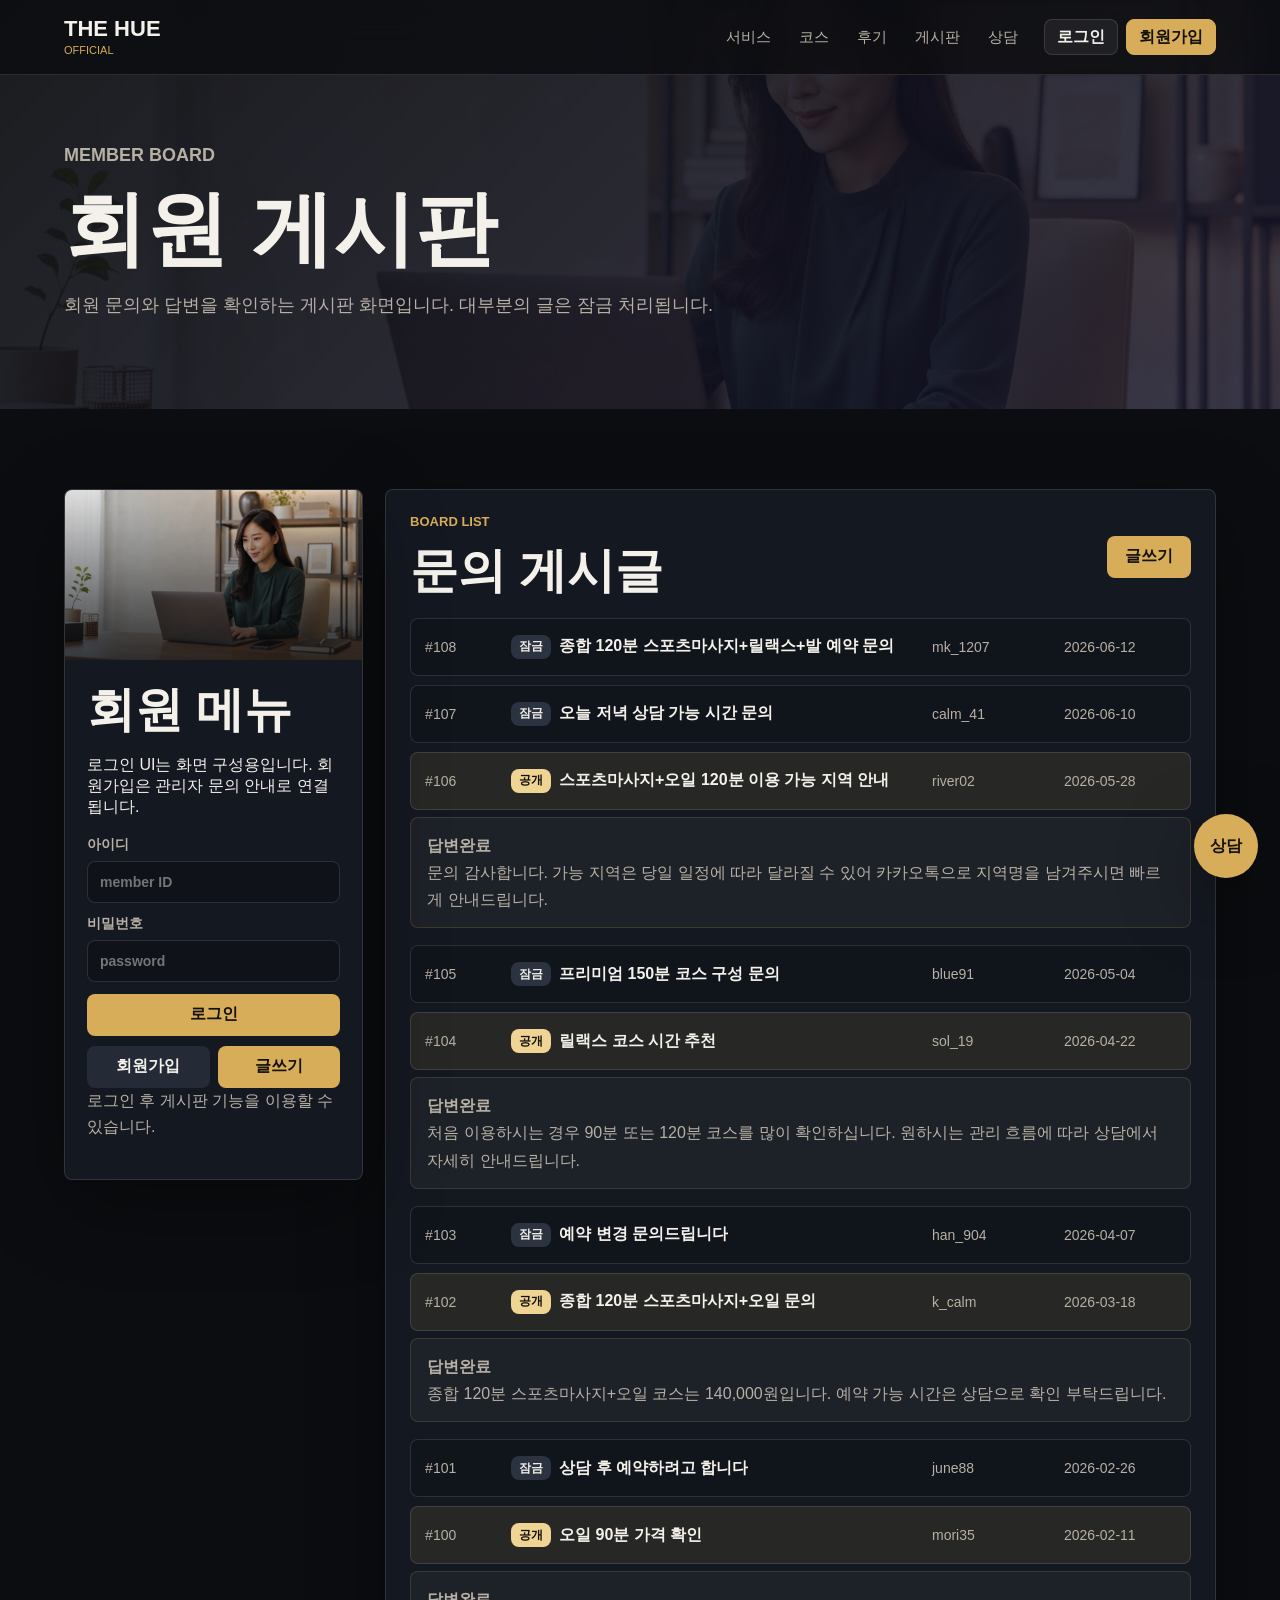
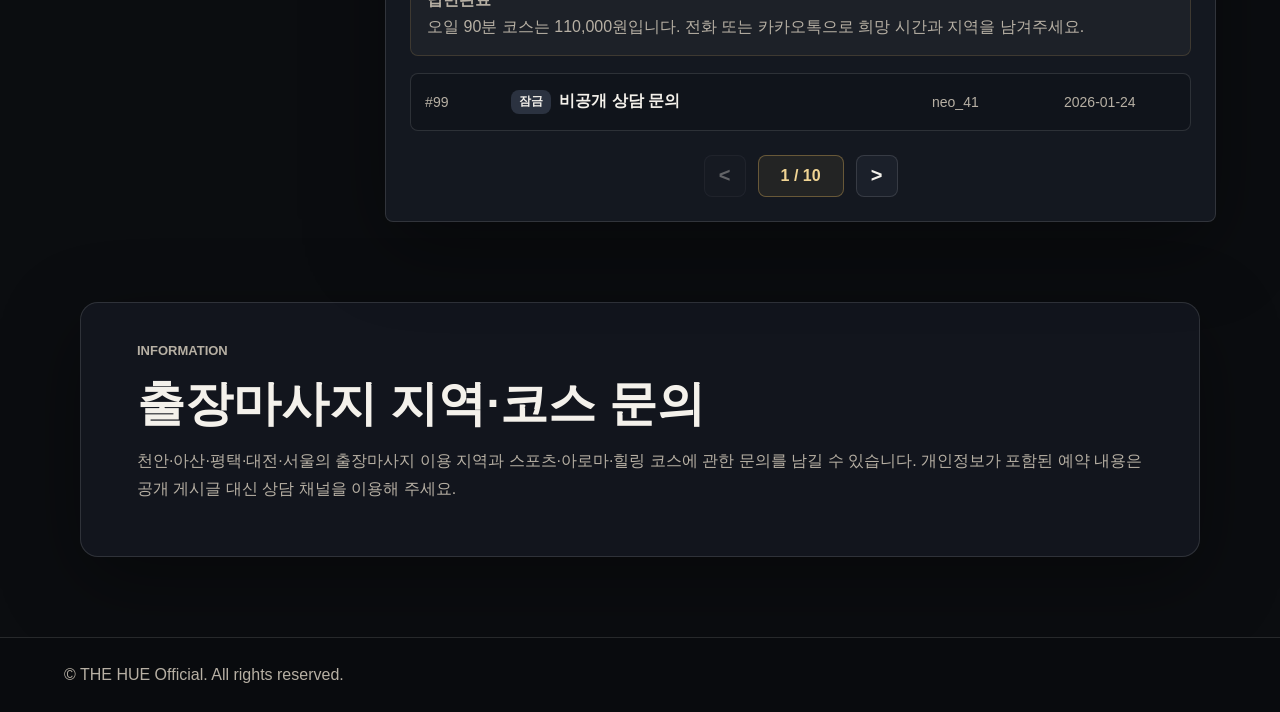
<file: board.html>
<!DOCTYPE html>
<html lang="ko">

<head>
    <!-- Google tag (gtag.js) -->
    <script async src="https://www.googletagmanager.com/gtag/js?id=AW-18293783816"></script>
    <script>
        window.dataLayer = window.dataLayer || [];
        function gtag(){dataLayer.push(arguments);}
        gtag('js', new Date());
        gtag('config', 'AW-18293783816');
    </script>
    <meta charset="UTF-8">
    <meta name="viewport" content="width=device-width, initial-scale=1.0">
    <meta name="robots" content="index,follow,max-image-preview:large,max-snippet:-1,max-video-preview:-1">
    <title>더휴 회원 게시판 | 출장마사지 이용 안내</title>
    <meta name="description" content="더휴 회원 게시판에서 출장마사지 코스, 지역별 일정, 예약과 이용 방법에 관한 문의를 확인하세요.">
    <meta name="keywords" content="더휴 게시판, 출장마사지 문의, 마사지 예약 문의, 마사지 이용 안내, 지역별 방문 상담">
    <link rel="canonical" href="https://whajsjs2-boop.github.io/thehue/board.html">
    <link rel="stylesheet" href="style.css">
    <meta property="og:locale" content="ko_KR">
    <meta property="og:type" content="website">
    <meta property="og:site_name" content="더휴">
    <meta property="og:title" content="더휴 회원 게시판 | 출장마사지 이용 안내">
    <meta property="og:description" content="더휴 회원 게시판에서 출장마사지 코스, 지역별 일정, 예약과 이용 방법에 관한 문의를 확인하세요.">
    <meta property="og:url" content="https://whajsjs2-boop.github.io/thehue/board.html">
    <meta property="og:image" content="https://whajsjs2-boop.github.io/thehue/source/home-hero-safe.png">
    <meta name="twitter:card" content="summary_large_image">
</head>

<body>
    <div class="seo-keywords" hidden aria-hidden="true" style="display: none !important;">더휴 게시판, 출장마사지 문의, 마사지 예약 문의, 마사지 이용 안내, 지역별 방문 상담</div>
    <header class="site-header">
        <a class="brand" href="index.html"><span>THE HUE</span><small>Official</small></a>
        <nav class="desktop-nav">
            <a href="service.html">서비스</a>
            <a href="courses.html">코스</a>
            <a href="reviews.html">후기</a>
            <a href="board.html">게시판</a>
            <a href="contact.html">상담</a>
        </nav>
        <div class="header-auth">
            <button type="button" class="header-login">로그인</button>
            <button type="button" class="header-join">회원가입</button>
        </div>
        <button class="menu-toggle" type="button" aria-label="메뉴 열기">☰</button>
    </header>
    <nav class="mobile-nav">
        <a href="service.html">서비스</a>
        <a href="courses.html">코스</a>
        <a href="reviews.html">후기</a>
        <a href="board.html">게시판</a>
        <a href="contact.html">상담</a>
    </nav>

    <main>
        <section class="page-hero board-hero">
            <div class="page-hero-inner">
                <p class="eyebrow">Member Board</p>
                <h1>회원 게시판</h1>
                <p>회원 문의와 답변을 확인하는 게시판 화면입니다. 대부분의 글은 잠금 처리됩니다.</p>
            </div>
        </section>

        <section class="page-layout board-layout">
            <aside class="member-panel">
                <div class="member-visual"></div>
                <h2>회원 메뉴</h2>
                <p>로그인 UI는 화면 구성용입니다. 회원가입은 관리자 문의 안내로 연결됩니다.</p>
                <form class="login-box" id="loginForm">
                    <label>
                        아이디
                        <input type="text" placeholder="member ID">
                    </label>
                    <label>
                        비밀번호
                        <input type="password" placeholder="password">
                    </label>
                    <button type="submit">로그인</button>
                </form>
                <div class="member-actions">
                    <button type="button" id="joinButton">회원가입</button>
                    <button type="button" id="writeButton">글쓰기</button>
                </div>
                <p class="member-note" id="memberNotice">로그인 후 게시판 기능을 이용할 수 있습니다.</p>
            </aside>

            <section class="board-panel">
                <div class="board-toolbar">
                    <div>
                        <p class="eyebrow">Board List</p>
                        <h2>문의 게시글</h2>
                    </div>
                    <button type="button" class="board-write" id="boardWriteButton">글쓰기</button>
                </div>

                <div class="board-table" id="boardTable" aria-label="회원 게시판 목록"></div>
            </section>
        </section>
        <section class="section local-search-summary" aria-labelledby="board-local-title">
            <p class="eyebrow">Information</p>
            <h2 id="board-local-title">출장마사지 지역·코스 문의</h2>
            <p>천안·아산·평택·대전·서울의 출장마사지 이용 지역과 스포츠·아로마·힐링 코스에 관한 문의를 남길 수 있습니다. 개인정보가 포함된 예약 내용은 공개 게시글 대신 상담 채널을 이용해 주세요.</p>
        </section>
    </main>

    <div class="board-modal" id="boardModal" aria-hidden="true">
        <div class="board-modal-box">
            <button type="button" class="board-modal-close" id="boardModalClose">×</button>
            <p class="eyebrow" id="boardModalLabel">Notice</p>
            <h2 id="boardModalTitle">안내</h2>
            <p id="boardModalText">잠금 게시글입니다.</p>
        </div>
    </div>

    <footer class="site-footer"><p>© THE HUE Official. All rights reserved.</p></footer>
    <script src="script.js"></script>
</body>

</html>
</file>
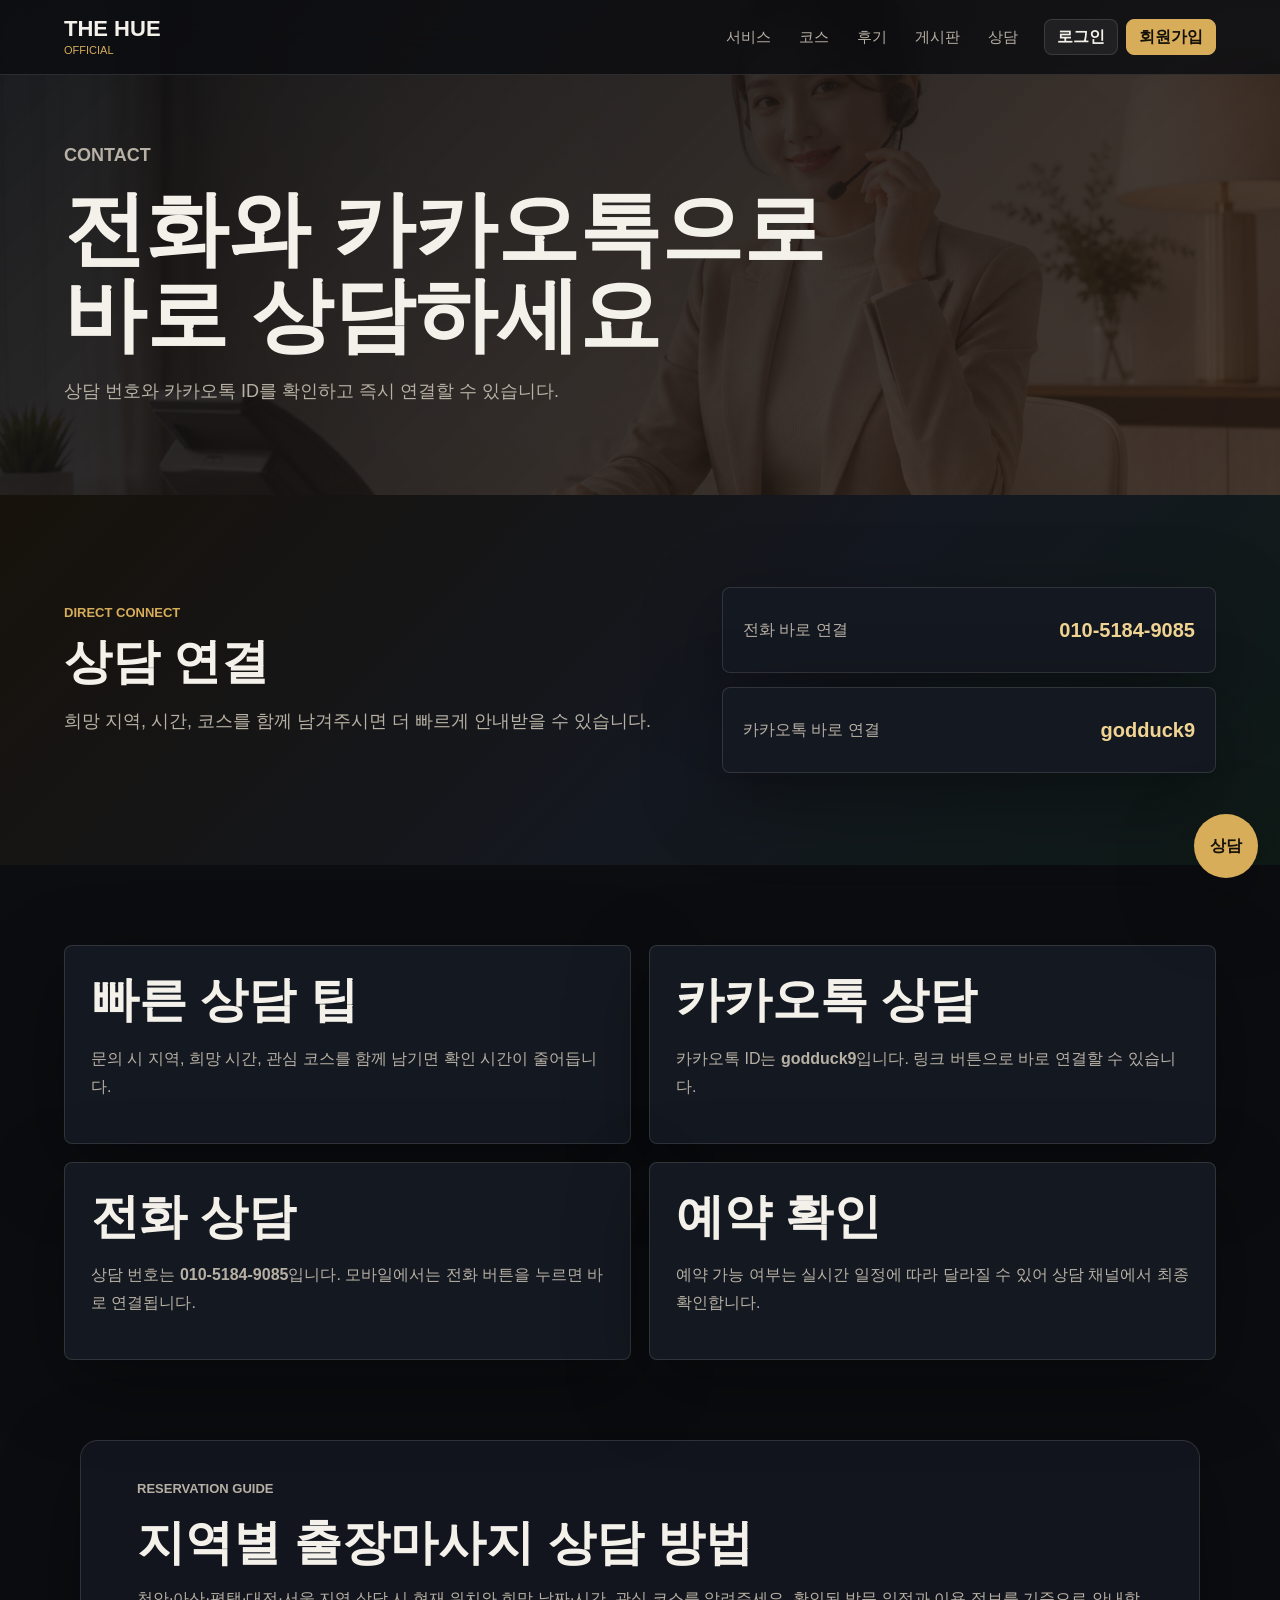
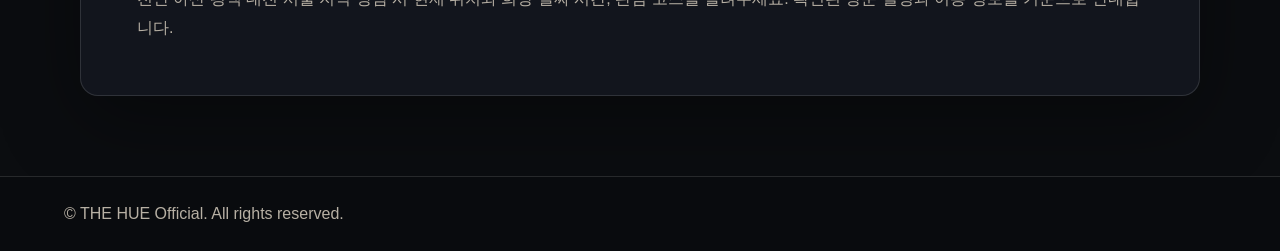
<file: contact.html>
<!DOCTYPE html>
<html lang="ko">

<head>
    <!-- Google tag (gtag.js) -->
    <script async src="https://www.googletagmanager.com/gtag/js?id=AW-18293783816"></script>
    <script>
        window.dataLayer = window.dataLayer || [];
        function gtag(){dataLayer.push(arguments);}
        gtag('js', new Date());
        gtag('config', 'AW-18293783816');
    </script>
    <meta charset="UTF-8">
    <meta name="viewport" content="width=device-width, initial-scale=1.0">
    <meta name="robots" content="index,follow,max-image-preview:large,max-snippet:-1,max-video-preview:-1">
    <title>더휴 상담 안내 | 천안·아산·평택·대전·서울 출장마사지</title>
    <meta name="description" content="더휴 출장마사지의 전화·카카오톡 상담 안내입니다. 천안·아산·평택·대전·서울의 위치와 희망 시간을 전달해 예약 가능 여부를 확인하세요.">
    <meta name="keywords" content="더휴 예약, 출장마사지 예약, 출장마사지 상담, 마사지 전화 상담, 마사지 카카오톡 상담, 천안 출장마사지, 아산 출장마사지, 평택 출장마사지, 대전 출장마사지, 서울 출장마사지">
    <link rel="canonical" href="https://whajsjs2-boop.github.io/thehue/contact.html">
    <link rel="stylesheet" href="style.css">
    <meta property="og:locale" content="ko_KR">
    <meta property="og:type" content="website">
    <meta property="og:site_name" content="더휴">
    <meta property="og:title" content="더휴 상담 안내 | 천안·아산·평택·대전·서울 출장마사지">
    <meta property="og:description" content="더휴 출장마사지의 전화·카카오톡 상담 안내입니다. 천안·아산·평택·대전·서울의 위치와 희망 시간을 전달해 예약 가능 여부를 확인하세요.">
    <meta property="og:url" content="https://whajsjs2-boop.github.io/thehue/contact.html">
    <meta property="og:image" content="https://whajsjs2-boop.github.io/thehue/source/home-hero-safe.png">
    <meta name="twitter:card" content="summary_large_image">
</head>

<body>
    <div class="seo-keywords" hidden aria-hidden="true" style="display: none !important;">더휴 예약, 출장마사지 예약, 출장마사지 상담, 마사지 전화 상담, 마사지 카카오톡 상담, 천안 출장마사지, 아산 출장마사지, 평택 출장마사지, 대전 출장마사지, 서울 출장마사지</div>
    <header class="site-header">
        <a class="brand" href="index.html"><span>THE HUE</span><small>Official</small></a>
        <nav class="desktop-nav">
            <a href="service.html">서비스</a>
            <a href="courses.html">코스</a>
            <a href="reviews.html">후기</a>
            <a href="board.html">게시판</a>
            <a href="contact.html">상담</a>
        </nav>
        <div class="header-auth">
            <button type="button" class="header-login">로그인</button>
            <button type="button" class="header-join">회원가입</button>
        </div>
        <button class="menu-toggle" type="button" aria-label="메뉴 열기">☰</button>
    </header>
    <nav class="mobile-nav">
        <a href="service.html">서비스</a>
        <a href="courses.html">코스</a>
        <a href="reviews.html">후기</a>
        <a href="board.html">게시판</a>
        <a href="contact.html">상담</a>
    </nav>

    <main>
        <section class="page-hero contact-hero">
            <div class="page-hero-inner">
                <p class="eyebrow">Contact</p>
                <h1>전화와 카카오톡으로<br>바로 상담하세요</h1>
                <p>상담 번호와 카카오톡 ID를 확인하고 즉시 연결할 수 있습니다.</p>
            </div>
        </section>
        <section class="section contact-section">
            <div>
                <p class="eyebrow">Direct Connect</p>
                <h2>상담 연결</h2>
                <p class="section-copy">희망 지역, 시간, 코스를 함께 남겨주시면 더 빠르게 안내받을 수 있습니다.</p>
            </div>
            <div class="contact-actions">
                <a class="contact-card" href="tel:010-5184-9085" id="phoneLink">
                    <span>전화 바로 연결</span>
                    <strong id="phoneText">010-5184-9085</strong>
                </a>
                <a class="contact-card" href="http://qr.kakao.com/talk/CpJlwh7fsAUiuZpEtHqcjV7cPss-" target="_blank" rel="noopener" id="kakaoLink">
                    <span>카카오톡 바로 연결</span>
                    <strong id="kakaoText">godduck9</strong>
                </a>
            </div>
        </section>

        <section class="page-layout">
            <div class="content-grid">
                <article class="content-panel">
                    <h2>빠른 상담 팁</h2>
                    <p>문의 시 지역, 희망 시간, 관심 코스를 함께 남기면 확인 시간이 줄어듭니다.</p>
                </article>
                <article class="content-panel">
                    <h2>카카오톡 상담</h2>
                    <p>카카오톡 ID는 <strong>godduck9</strong>입니다. 링크 버튼으로 바로 연결할 수 있습니다.</p>
                </article>
                <article class="content-panel">
                    <h2>전화 상담</h2>
                    <p>상담 번호는 <strong>010-5184-9085</strong>입니다. 모바일에서는 전화 버튼을 누르면 바로 연결됩니다.</p>
                </article>
                <article class="content-panel">
                    <h2>예약 확인</h2>
                    <p>예약 가능 여부는 실시간 일정에 따라 달라질 수 있어 상담 채널에서 최종 확인합니다.</p>
                </article>
            </div>
        </section>
        <section class="section local-search-summary" aria-labelledby="contact-local-title">
            <p class="eyebrow">Reservation Guide</p>
            <h2 id="contact-local-title">지역별 출장마사지 상담 방법</h2>
            <p>천안·아산·평택·대전·서울 지역 상담 시 현재 위치와 희망 날짜·시간, 관심 코스를 알려주세요. 확인된 방문 일정과 이용 정보를 기준으로 안내합니다.</p>
        </section>
    </main>

    <footer class="site-footer"><p>© THE HUE Official. All rights reserved.</p></footer>
    <script src="script.js"></script>
</body>

</html>
</file>
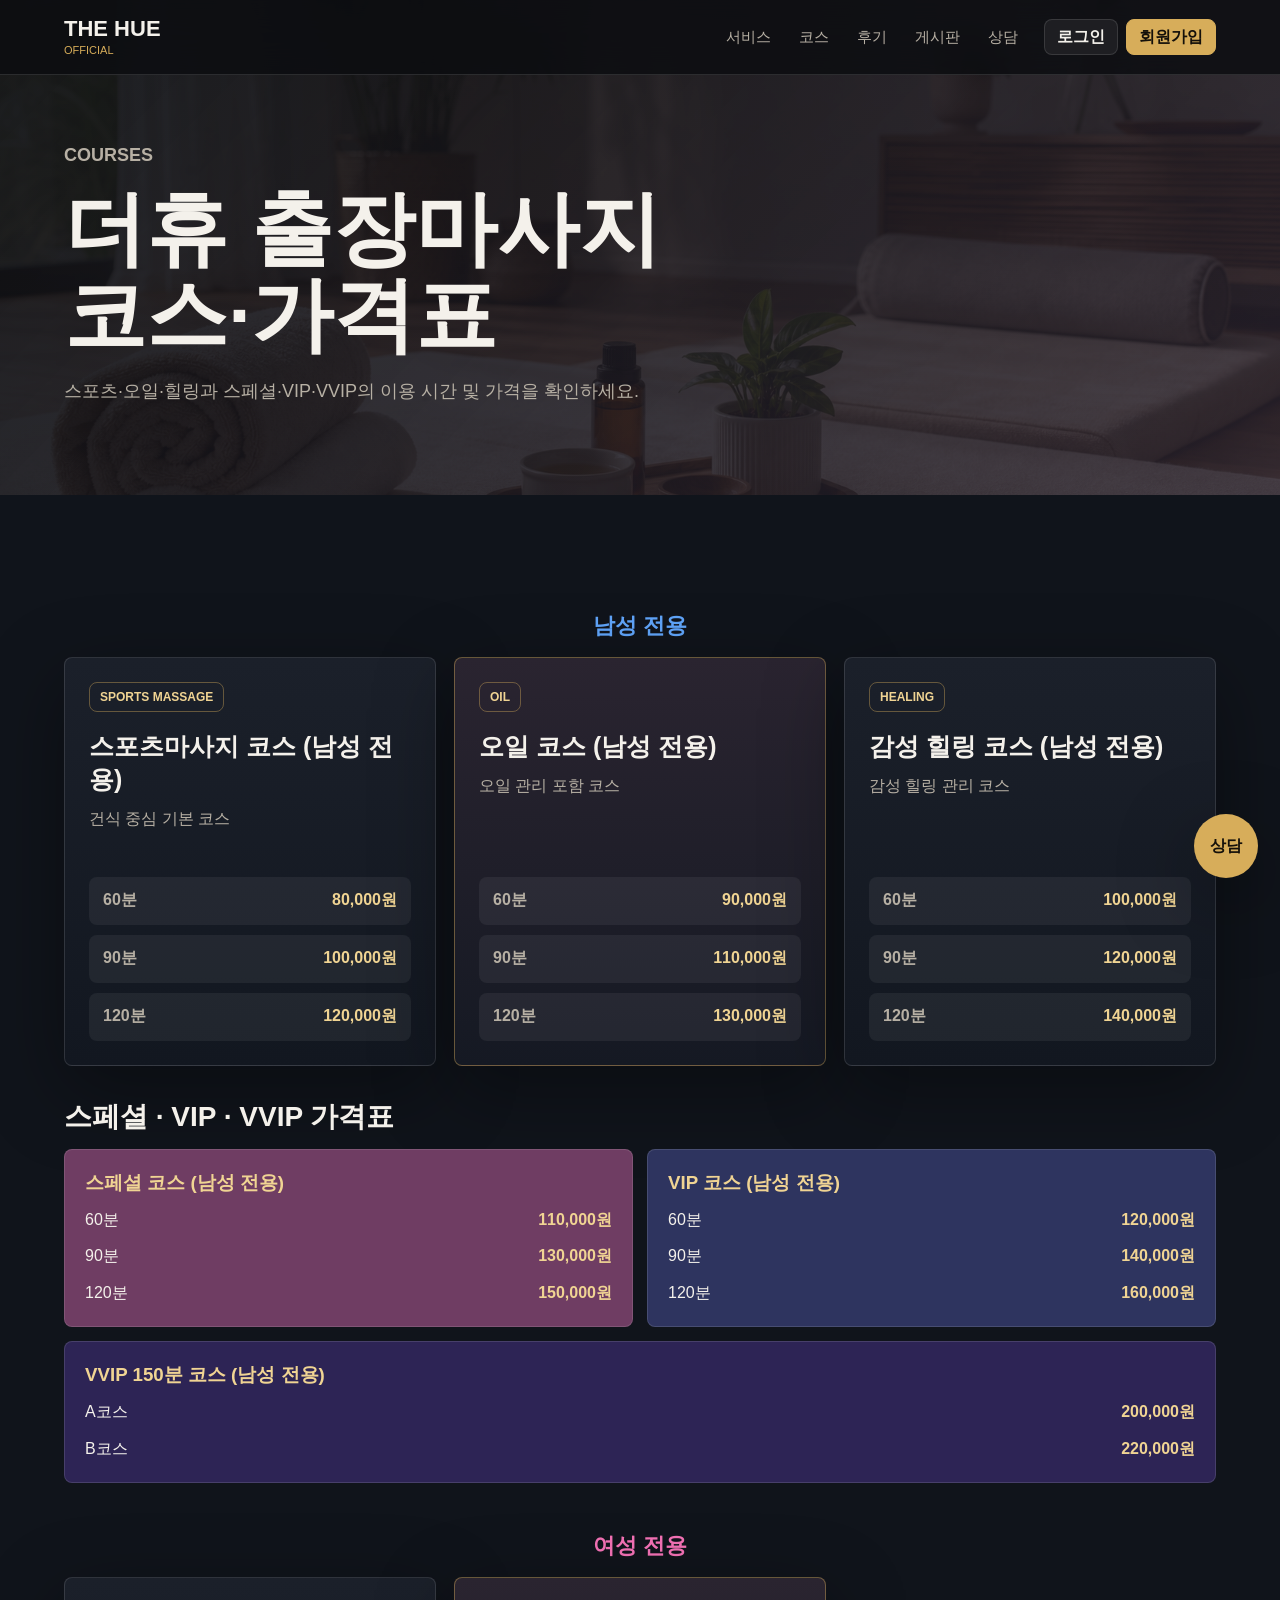
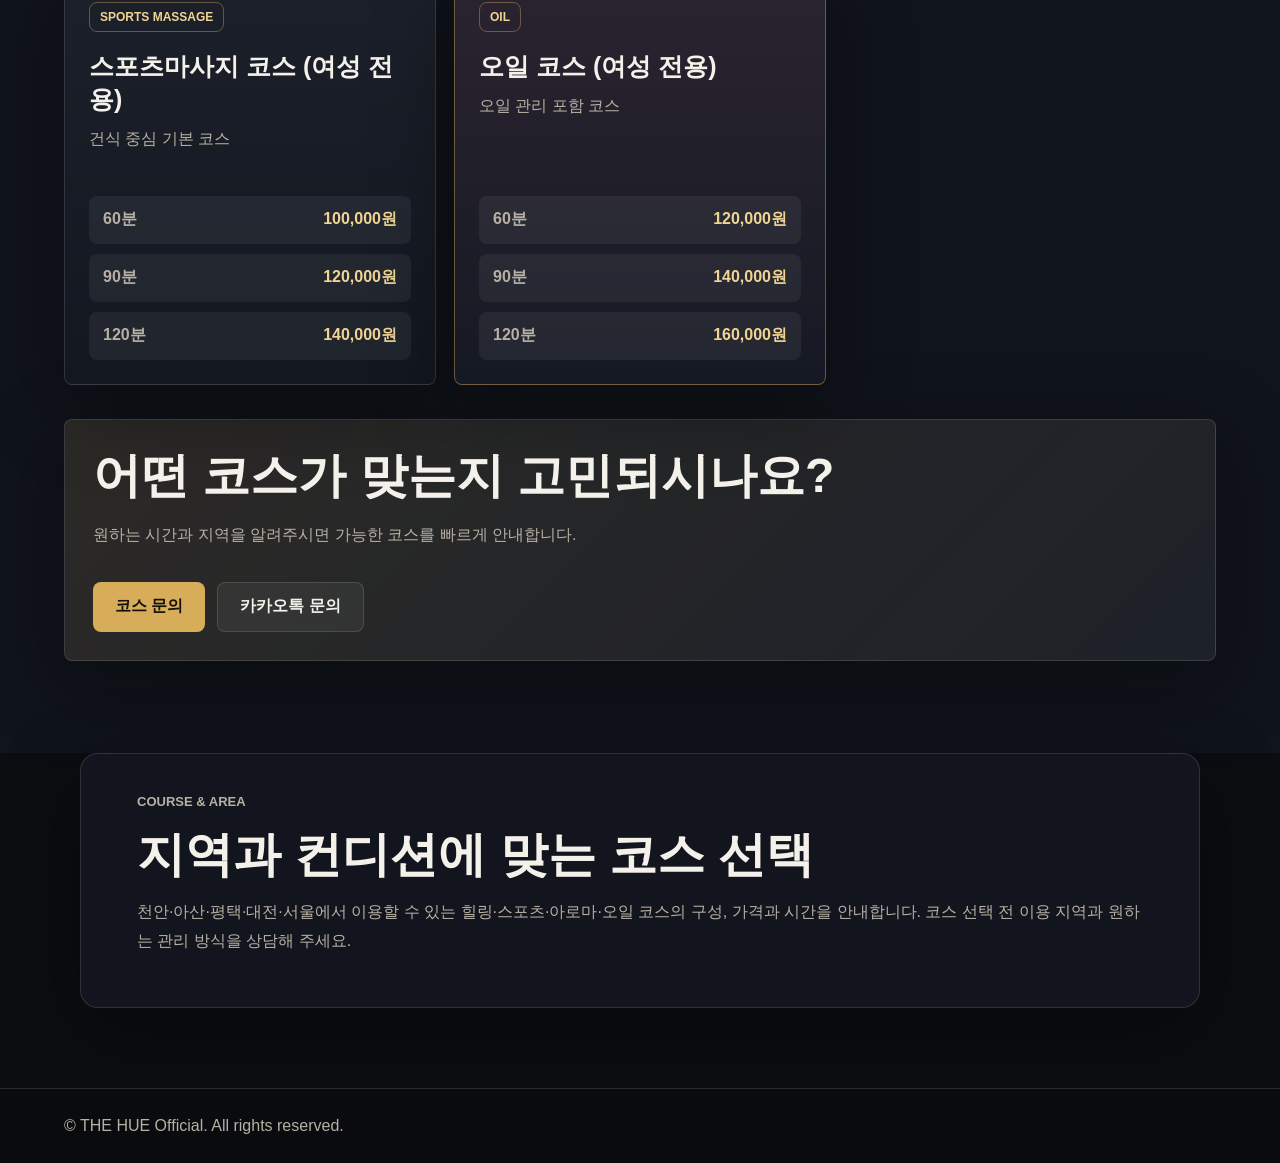
<file: courses.html>
<!DOCTYPE html>
<html lang="ko">

<head>
    <!-- Google tag (gtag.js) -->
    <script async src="https://www.googletagmanager.com/gtag/js?id=AW-18293783816"></script>
    <script>
        window.dataLayer = window.dataLayer || [];
        function gtag(){dataLayer.push(arguments);}
        gtag('js', new Date());
        gtag('config', 'AW-18293783816');
    </script>
    <meta charset="UTF-8">
    <meta name="viewport" content="width=device-width, initial-scale=1.0">
    <meta name="robots" content="index,follow,max-image-preview:large,max-snippet:-1,max-video-preview:-1">
    <title>더휴 출장마사지 가격표 | 스페셜·VIP·VVIP 코스</title>
    <meta name="description" content="더휴 출장마사지 코스·가격 안내. 스페셜 60·90·120분 11·13·15만원, VIP 12·14·16만원, VVIP 150분 A코스 20만원·B코스 22만원. 스포츠·오일·힐링 가격도 확인하세요.">
    <meta name="keywords" content="더휴 가격표, 출장마사지 가격, 출장마사지 코스, 스포츠마사지, 오일마사지, 힐링마사지, 스페셜 코스, VIP 코스, VVIP 150분, VVIP A코스, VVIP B코스">
    <link rel="canonical" href="https://whajsjs2-boop.github.io/thehue/courses.html">
    <link rel="stylesheet" href="style.css">
    <meta property="og:locale" content="ko_KR">
    <meta property="og:type" content="website">
    <meta property="og:site_name" content="더휴">
    <meta property="og:title" content="더휴 출장마사지 가격표 | 스페셜·VIP·VVIP 코스">
    <meta property="og:description" content="더휴 출장마사지 코스·가격 안내. 스페셜 60·90·120분 11·13·15만원, VIP 12·14·16만원, VVIP 150분 A코스 20만원·B코스 22만원. 스포츠·오일·힐링 가격도 확인하세요.">
    <meta property="og:url" content="https://whajsjs2-boop.github.io/thehue/courses.html">
    <meta property="og:image" content="https://whajsjs2-boop.github.io/thehue/source/home-hero-safe.png">
    <meta name="twitter:card" content="summary_large_image">
    <meta name="twitter:title" content="더휴 출장마사지 가격표 | 스페셜·VIP·VVIP 코스">
    <meta name="twitter:description" content="더휴 출장마사지 코스·가격 안내. 스페셜 60·90·120분 11·13·15만원, VIP 12·14·16만원, VVIP 150분 A코스 20만원·B코스 22만원. 스포츠·오일·힐링 가격도 확인하세요.">
    <meta name="twitter:image" content="https://whajsjs2-boop.github.io/thehue/source/home-hero-safe.png">
    <script type="application/ld+json">{"@context":"https://schema.org","@type":"Service","name":"더휴 출장마사지","url":"https://whajsjs2-boop.github.io/thehue/courses.html","provider":{"@type":"Organization","name":"더휴","url":"https://whajsjs2-boop.github.io/thehue/"},"areaServed":["천안","아산","평택","대전","서울"],"hasOfferCatalog":{"@type":"OfferCatalog","name":"스페셜 · VIP · VVIP 가격표","itemListElement":[{"@type":"Offer","name":"스페셜 60분","price":"110000","priceCurrency":"KRW","url":"https://whajsjs2-boop.github.io/thehue/courses.html","itemOffered":{"@type":"Service","name":"스페셜 60분"}},{"@type":"Offer","name":"스페셜 90분","price":"130000","priceCurrency":"KRW","url":"https://whajsjs2-boop.github.io/thehue/courses.html","itemOffered":{"@type":"Service","name":"스페셜 90분"}},{"@type":"Offer","name":"스페셜 120분","price":"150000","priceCurrency":"KRW","url":"https://whajsjs2-boop.github.io/thehue/courses.html","itemOffered":{"@type":"Service","name":"스페셜 120분"}},{"@type":"Offer","name":"VIP 60분","price":"120000","priceCurrency":"KRW","url":"https://whajsjs2-boop.github.io/thehue/courses.html","itemOffered":{"@type":"Service","name":"VIP 60분"}},{"@type":"Offer","name":"VIP 90분","price":"140000","priceCurrency":"KRW","url":"https://whajsjs2-boop.github.io/thehue/courses.html","itemOffered":{"@type":"Service","name":"VIP 90분"}},{"@type":"Offer","name":"VIP 120분","price":"160000","priceCurrency":"KRW","url":"https://whajsjs2-boop.github.io/thehue/courses.html","itemOffered":{"@type":"Service","name":"VIP 120분"}},{"@type":"Offer","name":"VVIP A코스 150분","price":"200000","priceCurrency":"KRW","url":"https://whajsjs2-boop.github.io/thehue/courses.html","itemOffered":{"@type":"Service","name":"VVIP A코스 150분"}},{"@type":"Offer","name":"VVIP B코스 150분","price":"220000","priceCurrency":"KRW","url":"https://whajsjs2-boop.github.io/thehue/courses.html","itemOffered":{"@type":"Service","name":"VVIP B코스 150분"}}]}}</script>
</head>

<body>
    <div class="seo-keywords" hidden aria-hidden="true" style="display: none !important;">더휴 가격표, 출장마사지 가격, 출장마사지 코스, 스포츠마사지, 오일마사지, 힐링마사지, 스페셜 코스, VIP 코스, VVIP 150분, VVIP A코스, VVIP B코스</div>
    <header class="site-header">
        <a class="brand" href="index.html"><span>THE HUE</span><small>Official</small></a>
        <nav class="desktop-nav">
            <a href="service.html">서비스</a>
            <a href="courses.html">코스</a>
            <a href="reviews.html">후기</a>
            <a href="board.html">게시판</a>
            <a href="contact.html">상담</a>
        </nav>
        <div class="header-auth">
            <button type="button" class="header-login">로그인</button>
            <button type="button" class="header-join">회원가입</button>
        </div>
        <button class="menu-toggle" type="button" aria-label="메뉴 열기">☰</button>
    </header>
    <nav class="mobile-nav">
        <a href="service.html">서비스</a>
        <a href="courses.html">코스</a>
        <a href="reviews.html">후기</a>
        <a href="board.html">게시판</a>
        <a href="contact.html">상담</a>
    </nav>

    <main>
        <section class="page-hero courses-hero">
            <div class="page-hero-inner">
                <p class="eyebrow">Courses</p>
                <h1>더휴 출장마사지<br>코스·가격표</h1>
                <p>스포츠·오일·힐링과 스페셜·VIP·VVIP의 이용 시간 및 가격을 확인하세요.</p>
            </div>
        </section>

        <section class="section course-section">
            <h3 style="text-align:center; font-size:22px; color:#60a5fa; margin:24px 0 16px;">남성 전용</h3>
            <div class="course-showcase">
                <article class="course-card">
                    <div><span class="course-tag">Sports Massage</span><h3>스포츠마사지 코스 (남성 전용)</h3><p>건식 중심 기본 코스</p></div>
                    <dl class="price-rows"><div><dt>60분</dt><dd>80,000원</dd></div><div><dt>90분</dt><dd>100,000원</dd></div><div><dt>120분</dt><dd>120,000원</dd></div></dl>
                </article>
                <article class="course-card accent">
                    <div><span class="course-tag">Oil</span><h3>오일 코스 (남성 전용)</h3><p>오일 관리 포함 코스</p></div>
                    <dl class="price-rows"><div><dt>60분</dt><dd>90,000원</dd></div><div><dt>90분</dt><dd>110,000원</dd></div><div><dt>120분</dt><dd>130,000원</dd></div></dl>
                </article>
                <article class="course-card">
                    <div><span class="course-tag">Healing</span><h3>감성 힐링 코스 (남성 전용)</h3><p>감성 힐링 관리 코스</p></div>
                    <dl class="price-rows"><div><dt>60분</dt><dd>100,000원</dd></div><div><dt>90분</dt><dd>120,000원</dd></div><div><dt>120분</dt><dd>140,000원</dd></div></dl>
                </article>
            </div>

            <div class="vip-pricing" id="special-pricing">
                <div class="vip-heading"><h2>스페셜 · VIP · VVIP 가격표</h2></div>
                <div class="price-grid">
                    <article><h3>스페셜 코스 (남성 전용)</h3>
                        <p><span>60분</span><strong>110,000원</strong></p>
                        <p><span>90분</span><strong>130,000원</strong></p>
                        <p><span>120분</span><strong>150,000원</strong></p>
                    </article>
                    <article><h3>VIP 코스 (남성 전용)</h3>
                        <p><span>60분</span><strong>120,000원</strong></p>
                        <p><span>90분</span><strong>140,000원</strong></p>
                        <p><span>120분</span><strong>160,000원</strong></p>
                    </article>
                    <article class="wide"><h3>VVIP 150분 코스 (남성 전용)</h3>
                        <p><span>A코스</span><strong>200,000원</strong></p>
                        <p><span>B코스</span><strong>220,000원</strong></p>
                    </article>
                </div>
            </div>

            <h3 style="text-align:center; font-size:22px; color:#f472b6; margin:48px 0 16px;">여성 전용</h3>
            <div class="course-showcase">
                <article class="course-card">
                    <div><span class="course-tag">Sports Massage</span><h3>스포츠마사지 코스 (여성 전용)</h3><p>건식 중심 기본 코스</p></div>
                    <dl class="price-rows"><div><dt>60분</dt><dd>100,000원</dd></div><div><dt>90분</dt><dd>120,000원</dd></div><div><dt>120분</dt><dd>140,000원</dd></div></dl>
                </article>
                <article class="course-card accent">
                    <div><span class="course-tag">Oil</span><h3>오일 코스 (여성 전용)</h3><p>오일 관리 포함 코스</p></div>
                    <dl class="price-rows"><div><dt>60분</dt><dd>120,000원</dd></div><div><dt>90분</dt><dd>140,000원</dd></div><div><dt>120분</dt><dd>160,000원</dd></div></dl>
                </article>
            </div>

            <div class="course-cta">
                <h2>어떤 코스가 맞는지 고민되시나요?</h2>
                <p>원하는 시간과 지역을 알려주시면 가능한 코스를 빠르게 안내합니다.</p>
                <div class="hero-actions">
                    <a class="btn primary" href="contact.html">코스 문의</a>
                    <a class="btn ghost" href="http://qr.kakao.com/talk/CpJlwh7fsAUiuZpEtHqcjV7cPss-" target="_blank" rel="noopener">카카오톡 문의</a>
                </div>
            </div>
        </section>
        <section class="section local-search-summary" aria-labelledby="course-local-title">
            <p class="eyebrow">Course &amp; Area</p>
            <h2 id="course-local-title">지역과 컨디션에 맞는 코스 선택</h2>
            <p>천안·아산·평택·대전·서울에서 이용할 수 있는 힐링·스포츠·아로마·오일 코스의 구성, 가격과 시간을 안내합니다. 코스 선택 전 이용 지역과 원하는 관리 방식을 상담해 주세요.</p>
        </section>
    </main>

    <footer class="site-footer"><p>© THE HUE Official. All rights reserved.</p></footer>
    <script src="script.js"></script>
</body>

</html>
</file>
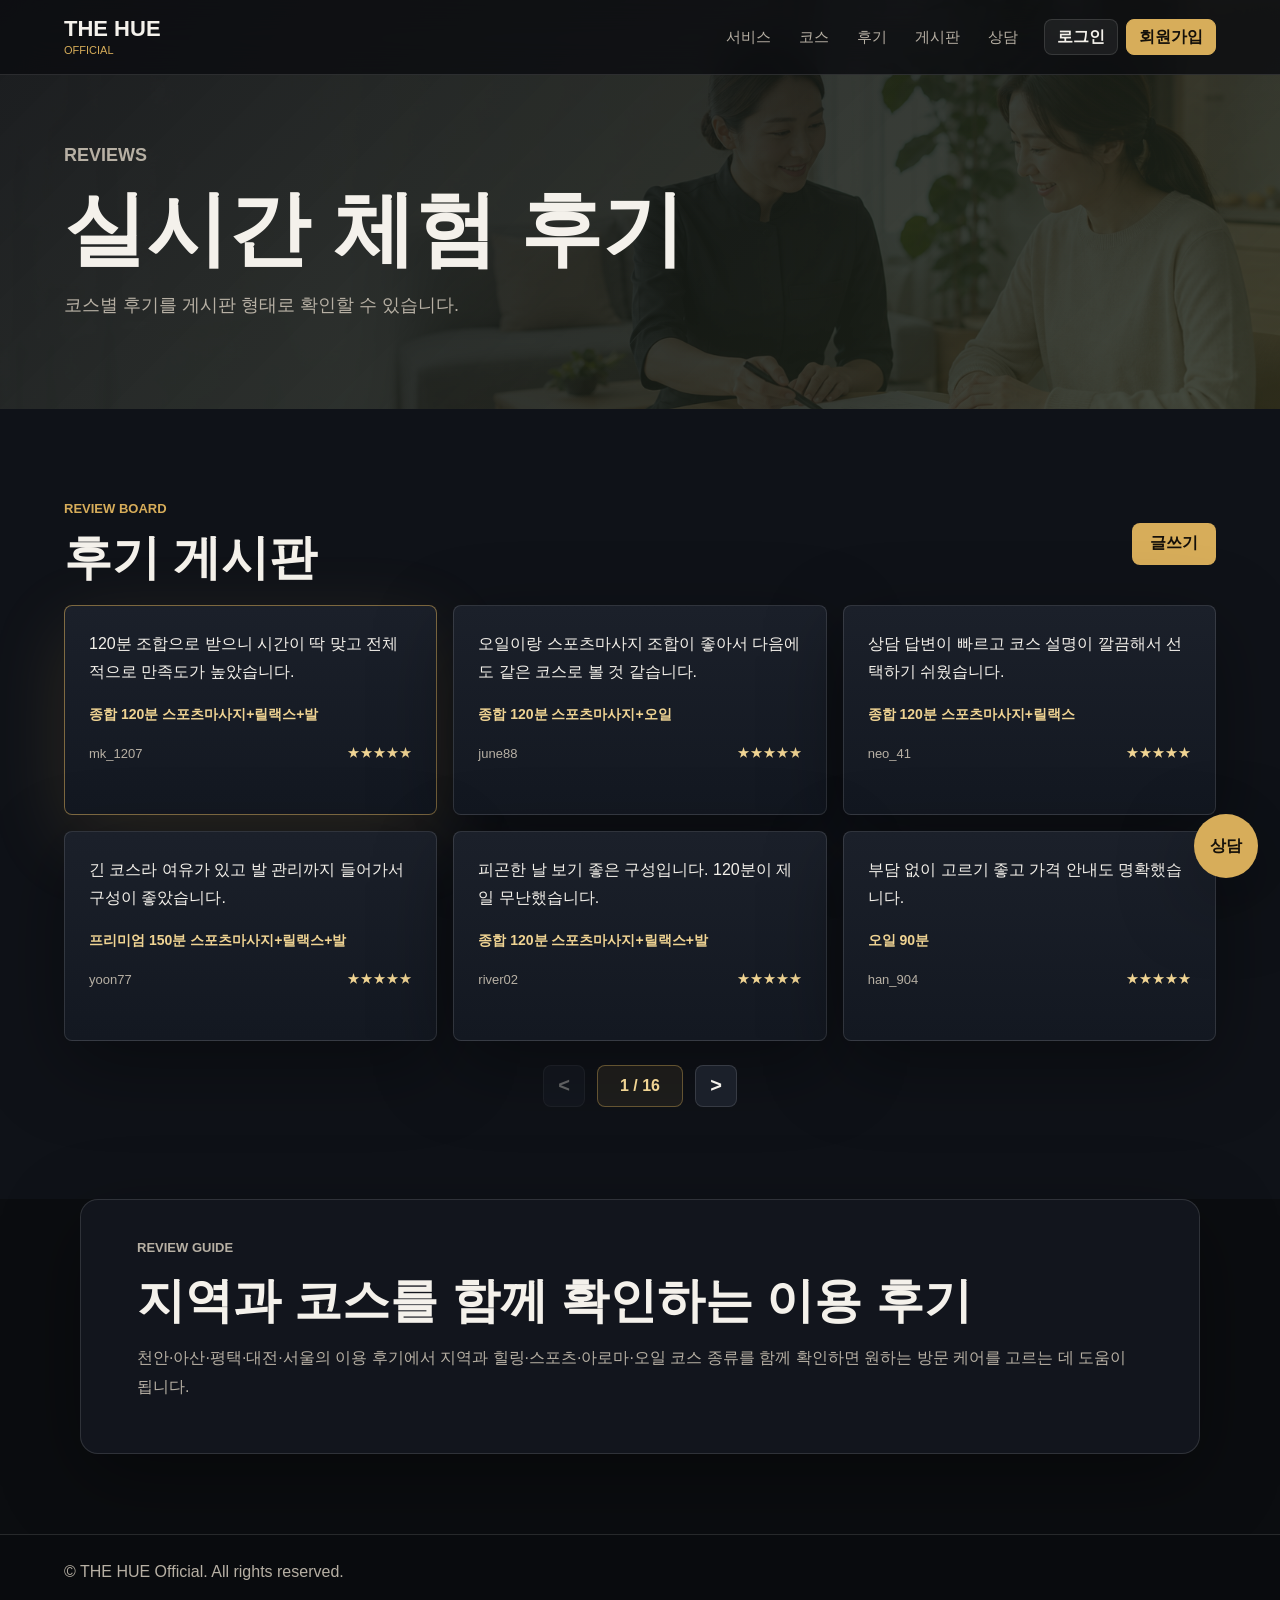
<file: reviews.html>
<!DOCTYPE html>
<html lang="ko">

<head>
    <!-- Google tag (gtag.js) -->
    <script async src="https://www.googletagmanager.com/gtag/js?id=AW-18293783816"></script>
    <script>
        window.dataLayer = window.dataLayer || [];
        function gtag(){dataLayer.push(arguments);}
        gtag('js', new Date());
        gtag('config', 'AW-18293783816');
    </script>
    <meta charset="UTF-8">
    <meta name="viewport" content="width=device-width, initial-scale=1.0">
    <meta name="robots" content="index,follow,max-image-preview:large,max-snippet:-1,max-video-preview:-1">
    <title>더휴 이용 후기 | 지역별 출장마사지·힐링 케어</title>
    <meta name="description" content="더휴의 지역별 출장마사지와 스포츠·아로마·힐링 케어 코스 이용 후기를 확인하는 게시판입니다.">
    <meta name="keywords" content="더휴 후기, 출장마사지 후기, 방문마사지 후기, 홈케어 후기, 마사지 이용 후기">
    <link rel="canonical" href="https://whajsjs2-boop.github.io/thehue/reviews.html">
    <link rel="stylesheet" href="style.css">
    <meta property="og:locale" content="ko_KR">
    <meta property="og:type" content="website">
    <meta property="og:site_name" content="더휴">
    <meta property="og:title" content="더휴 이용 후기 | 지역별 출장마사지·힐링 케어">
    <meta property="og:description" content="더휴의 지역별 출장마사지와 스포츠·아로마·힐링 케어 코스 이용 후기를 확인하는 게시판입니다.">
    <meta property="og:url" content="https://whajsjs2-boop.github.io/thehue/reviews.html">
    <meta property="og:image" content="https://whajsjs2-boop.github.io/thehue/source/home-hero-safe.png">
    <meta name="twitter:card" content="summary_large_image">
</head>

<body>
    <div class="seo-keywords" hidden aria-hidden="true" style="display: none !important;">더휴 후기, 출장마사지 후기, 방문마사지 후기, 홈케어 후기, 마사지 이용 후기</div>
    <header class="site-header">
        <a class="brand" href="index.html"><span>THE HUE</span><small>Official</small></a>
        <nav class="desktop-nav">
            <a href="service.html">서비스</a>
            <a href="courses.html">코스</a>
            <a href="reviews.html">후기</a>
            <a href="board.html">게시판</a>
            <a href="contact.html">상담</a>
        </nav>
        <div class="header-auth">
            <button type="button" class="header-login">로그인</button>
            <button type="button" class="header-join">회원가입</button>
        </div>
        <button class="menu-toggle" type="button" aria-label="메뉴 열기">☰</button>
    </header>
    <nav class="mobile-nav">
        <a href="service.html">서비스</a>
        <a href="courses.html">코스</a>
        <a href="reviews.html">후기</a>
        <a href="board.html">게시판</a>
        <a href="contact.html">상담</a>
    </nav>

    <main>
        <section class="page-hero reviews-hero">
            <div class="page-hero-inner">
                <p class="eyebrow">Reviews</p>
                <h1>실시간 체험 후기</h1>
                <p>코스별 후기를 게시판 형태로 확인할 수 있습니다.</p>
            </div>
        </section>
        <section class="section reviews-section">
            <div class="board-toolbar">
                <div>
                    <p class="eyebrow">Review Board</p>
                    <h2>후기 게시판</h2>
                </div>
                <button type="button" class="board-write review-write">글쓰기</button>
            </div>
            <div class="reviews-grid" id="reviewMount"></div>
        </section>
        <section class="section local-search-summary" aria-labelledby="review-local-title">
            <p class="eyebrow">Review Guide</p>
            <h2 id="review-local-title">지역과 코스를 함께 확인하는 이용 후기</h2>
            <p>천안·아산·평택·대전·서울의 이용 후기에서 지역과 힐링·스포츠·아로마·오일 코스 종류를 함께 확인하면 원하는 방문 케어를 고르는 데 도움이 됩니다.</p>
        </section>
    </main>

    <footer class="site-footer"><p>© THE HUE Official. All rights reserved.</p></footer>
    <script src="script.js"></script>
</body>

</html>
</file>
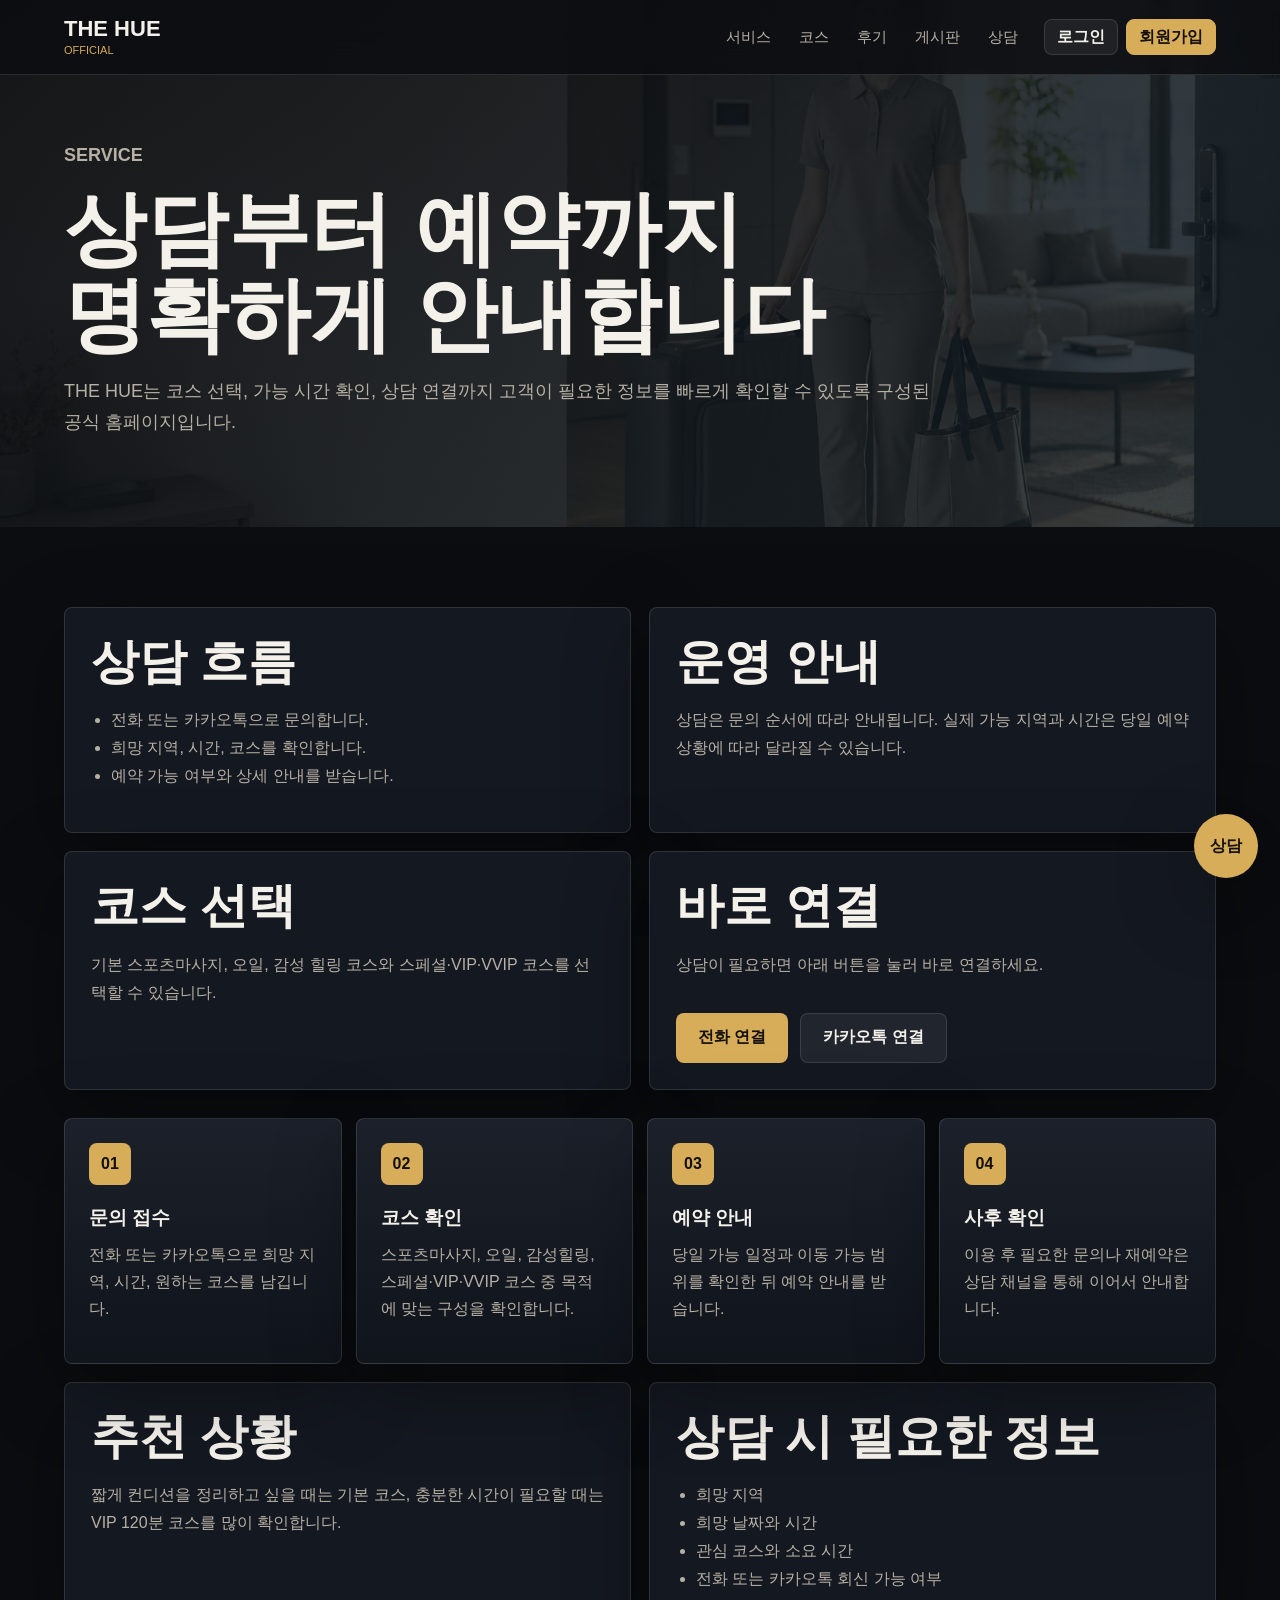
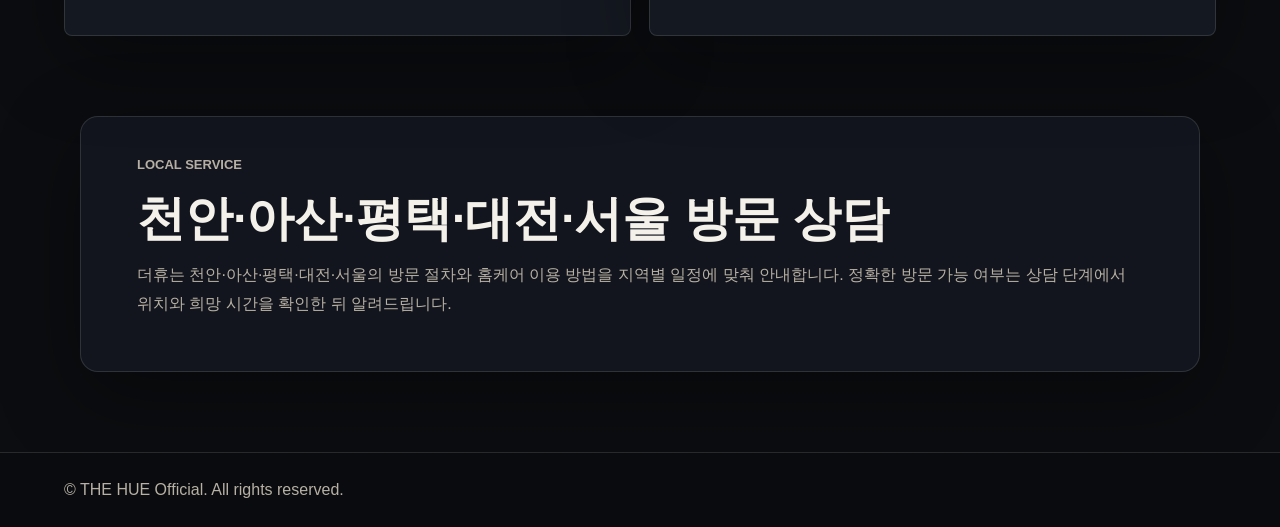
<file: service.html>
<!DOCTYPE html>
<html lang="ko">

<head>
    <!-- Google tag (gtag.js) -->
    <script async src="https://www.googletagmanager.com/gtag/js?id=AW-18293783816"></script>
    <script>
        window.dataLayer = window.dataLayer || [];
        function gtag(){dataLayer.push(arguments);}
        gtag('js', new Date());
        gtag('config', 'AW-18293783816');
    </script>
    <meta charset="UTF-8">
    <meta name="viewport" content="width=device-width, initial-scale=1.0">
    <meta name="robots" content="index,follow,max-image-preview:large,max-snippet:-1,max-video-preview:-1">
    <title>더휴 서비스 안내 | 지역별 출장마사지 예약과 방문 절차</title>
    <meta name="description" content="더휴 출장마사지의 상담, 일정 확인, 코스 선택, 방문 절차와 천안·아산·평택·대전·서울 지역별 이용 정보를 확인하세요.">
    <meta name="keywords" content="더휴, 출장마사지, 방문마사지, 홈케어, 스포츠마사지, 오일마사지, 힐링마사지, 마사지 이용 방법">
    <link rel="canonical" href="https://whajsjs2-boop.github.io/thehue/service.html">
    <link rel="stylesheet" href="style.css">
    <meta property="og:locale" content="ko_KR">
    <meta property="og:type" content="website">
    <meta property="og:site_name" content="더휴">
    <meta property="og:title" content="더휴 서비스 안내 | 지역별 출장마사지 예약과 방문 절차">
    <meta property="og:description" content="더휴 출장마사지의 상담, 일정 확인, 코스 선택, 방문 절차와 천안·아산·평택·대전·서울 지역별 이용 정보를 확인하세요.">
    <meta property="og:url" content="https://whajsjs2-boop.github.io/thehue/service.html">
    <meta property="og:image" content="https://whajsjs2-boop.github.io/thehue/source/home-hero-safe.png">
    <meta name="twitter:card" content="summary_large_image">
</head>

<body>
    <div class="seo-keywords" hidden aria-hidden="true" style="display: none !important;">더휴, 출장마사지, 방문마사지, 홈케어, 스포츠마사지, 오일마사지, 힐링마사지, 마사지 이용 방법</div>
    <header class="site-header">
        <a class="brand" href="index.html"><span>THE HUE</span><small>Official</small></a>
        <nav class="desktop-nav">
            <a href="service.html">서비스</a>
            <a href="courses.html">코스</a>
            <a href="reviews.html">후기</a>
            <a href="board.html">게시판</a>
            <a href="contact.html">상담</a>
        </nav>
        <div class="header-auth">
            <button type="button" class="header-login">로그인</button>
            <button type="button" class="header-join">회원가입</button>
        </div>
        <button class="menu-toggle" type="button" aria-label="메뉴 열기">☰</button>
    </header>
    <nav class="mobile-nav">
        <a href="service.html">서비스</a>
        <a href="courses.html">코스</a>
        <a href="reviews.html">후기</a>
        <a href="board.html">게시판</a>
        <a href="contact.html">상담</a>
    </nav>

    <main>
        <section class="page-hero service-hero">
            <div class="page-hero-inner">
                <p class="eyebrow">Service</p>
                <h1>상담부터 예약까지<br>명확하게 안내합니다</h1>
                <p>THE HUE는 코스 선택, 가능 시간 확인, 상담 연결까지 고객이 필요한 정보를 빠르게 확인할 수 있도록 구성된 공식 홈페이지입니다.</p>
            </div>
        </section>

        <section class="page-layout">
            <div class="content-grid">
                <article class="content-panel">
                    <h2>상담 흐름</h2>
                    <ul>
                        <li>전화 또는 카카오톡으로 문의합니다.</li>
                        <li>희망 지역, 시간, 코스를 확인합니다.</li>
                        <li>예약 가능 여부와 상세 안내를 받습니다.</li>
                    </ul>
                </article>
                <article class="content-panel">
                    <h2>운영 안내</h2>
                    <p>상담은 문의 순서에 따라 안내됩니다. 실제 가능 지역과 시간은 당일 예약 상황에 따라 달라질 수 있습니다.</p>
                </article>
                <article class="content-panel">
                    <h2>코스 선택</h2>
                    <p>기본 스포츠마사지, 오일, 감성 힐링 코스와 스페셜·VIP·VVIP 코스를 선택할 수 있습니다.</p>
                </article>
                <article class="content-panel">
                    <h2>바로 연결</h2>
                    <p>상담이 필요하면 아래 버튼을 눌러 바로 연결하세요.</p>
                    <div class="hero-actions">
                        <a class="btn primary" href="tel:010-5184-9085">전화 연결</a>
                        <a class="btn ghost" href="http://qr.kakao.com/talk/CpJlwh7fsAUiuZpEtHqcjV7cPss-" target="_blank" rel="noopener">카카오톡 연결</a>
                    </div>
                </article>
            </div>

            <div class="service-flow">
                <article>
                    <span>01</span>
                    <h3>문의 접수</h3>
                    <p>전화 또는 카카오톡으로 희망 지역, 시간, 원하는 코스를 남깁니다.</p>
                </article>
                <article>
                    <span>02</span>
                    <h3>코스 확인</h3>
                    <p>스포츠마사지, 오일, 감성힐링, 스페셜·VIP·VVIP 코스 중 목적에 맞는 구성을 확인합니다.</p>
                </article>
                <article>
                    <span>03</span>
                    <h3>예약 안내</h3>
                    <p>당일 가능 일정과 이동 가능 범위를 확인한 뒤 예약 안내를 받습니다.</p>
                </article>
                <article>
                    <span>04</span>
                    <h3>사후 확인</h3>
                    <p>이용 후 필요한 문의나 재예약은 상담 채널을 통해 이어서 안내합니다.</p>
                </article>
            </div>

            <div class="content-grid service-detail-grid">
                <article class="content-panel">
                    <h2>추천 상황</h2>
                    <p>짧게 컨디션을 정리하고 싶을 때는 기본 코스, 충분한 시간이 필요할 때는 VIP 120분 코스를 많이 확인합니다.</p>
                </article>
                <article class="content-panel">
                    <h2>상담 시 필요한 정보</h2>
                    <ul>
                        <li>희망 지역</li>
                        <li>희망 날짜와 시간</li>
                        <li>관심 코스와 소요 시간</li>
                        <li>전화 또는 카카오톡 회신 가능 여부</li>
                    </ul>
                </article>
            </div>
        </section>
        <section class="section local-search-summary" aria-labelledby="service-local-title">
            <p class="eyebrow">Local Service</p>
            <h2 id="service-local-title">천안·아산·평택·대전·서울 방문 상담</h2>
            <p>더휴는 천안·아산·평택·대전·서울의 방문 절차와 홈케어 이용 방법을 지역별 일정에 맞춰 안내합니다. 정확한 방문 가능 여부는 상담 단계에서 위치와 희망 시간을 확인한 뒤 알려드립니다.</p>
        </section>
    </main>

    <footer class="site-footer"><p>© THE HUE Official. All rights reserved.</p></footer>
    <script src="script.js"></script>
</body>

</html>
</file>
<file: style.css>
:root {
    --bg: #0b0d10;
    --panel: #141820;
    --panel-soft: #1b202a;
    --line: rgba(255, 255, 255, 0.12);
    --text: #f4f1eb;
    --muted: #b7b0a4;
    --gold: #d7ad5a;
    --gold-soft: #f0d493;
    --green: #6cae8f;
    --red: #b86b62;
    --shadow: 0 24px 80px rgba(0, 0, 0, 0.36);
}

* {
    box-sizing: border-box;
}

html {
    scroll-behavior: smooth;
}

body {
    margin: 0;
    color: var(--text);
    background: var(--bg);
    font-family: "Noto Sans KR", Arial, sans-serif;
    letter-spacing: 0;
}

a {
    color: inherit;
    text-decoration: none;
}

button,
input {
    font: inherit;
}

img {
    display: block;
    max-width: 100%;
}

.site-header {
    position: fixed;
    top: 0;
    left: 0;
    right: 0;
    z-index: 50;
    display: flex;
    align-items: center;
    justify-content: flex-start;
    gap: 22px;
    padding: 18px clamp(20px, 5vw, 72px);
    border-bottom: 1px solid var(--line);
    background: rgba(11, 13, 16, 0.82);
    backdrop-filter: blur(18px);
}

.brand {
    display: flex;
    flex-direction: column;
    line-height: 1;
}

.brand span {
    font-size: 22px;
    font-weight: 800;
}

.brand small {
    margin-top: 5px;
    color: var(--gold);
    font-size: 11px;
    text-transform: uppercase;
}

.desktop-nav {
    display: flex;
    gap: 28px;
    margin-left: auto;
    color: var(--muted);
    font-size: 15px;
}

.header-auth {
    display: flex;
    gap: 8px;
    margin-left: 4px;
}

.header-auth button {
    min-height: 36px;
    padding: 0 12px;
    border: 1px solid var(--line);
    border-radius: 8px;
    color: var(--text);
    background: rgba(255, 255, 255, 0.06);
    font-weight: 800;
    cursor: pointer;
}

.header-auth .header-join {
    color: #14100a;
    border-color: var(--gold);
    background: var(--gold);
}

.desktop-nav a:hover,
.mobile-nav a:hover {
    color: var(--gold-soft);
}

.menu-toggle {
    display: none;
    width: 42px;
    height: 42px;
    border: 1px solid var(--line);
    border-radius: 8px;
    color: var(--text);
    background: transparent;
    cursor: pointer;
}

.mobile-nav {
    position: fixed;
    top: 79px;
    left: 16px;
    right: 16px;
    z-index: 49;
    display: none;
    grid-template-columns: repeat(2, 1fr);
    gap: 8px;
    padding: 14px;
    border: 1px solid var(--line);
    border-radius: 8px;
    background: rgba(20, 24, 32, 0.96);
    box-shadow: var(--shadow);
}

.mobile-nav.is-open {
    display: grid;
}

.mobile-nav a {
    padding: 12px;
    border-radius: 8px;
    background: var(--panel-soft);
    text-align: center;
}

.hero {
    position: relative;
    min-height: 92vh;
    display: grid;
    align-items: center;
    padding: 120px clamp(20px, 5vw, 72px) 56px;
    overflow: hidden;
}

.hero-media {
    position: absolute;
    inset: 0;
    background:
        linear-gradient(90deg, rgba(11, 13, 16, 0.94), rgba(11, 13, 16, 0.64), rgba(11, 13, 16, 0.22)),
        url("source/home-hero-safe.png") center / cover no-repeat;
}

.hero-content {
    position: relative;
    width: min(760px, 100%);
}

.eyebrow {
    margin: 0 0 14px;
    color: var(--gold);
    font-size: 13px;
    font-weight: 800;
    text-transform: uppercase;
}

h1,
h2,
h3,
p {
    margin-top: 0;
}

h1 {
    margin-bottom: 22px;
    font-size: clamp(42px, 7vw, 82px);
    line-height: 1.05;
    font-weight: 800;
}

h2 {
    margin-bottom: 16px;
    font-size: clamp(30px, 4vw, 48px);
    line-height: 1.18;
}

.single-line-title {
    white-space: nowrap;
    font-size: clamp(16px, 5vw, 48px);
}

h3 {
    margin-bottom: 10px;
}

.hero-copy,
.section-copy,
.section-heading p {
    color: var(--muted);
    font-size: 18px;
    line-height: 1.75;
}

.hero-actions {
    display: flex;
    flex-wrap: wrap;
    gap: 12px;
    margin-top: 34px;
}

.btn {
    display: inline-flex;
    align-items: center;
    justify-content: center;
    min-height: 50px;
    padding: 0 22px;
    border-radius: 8px;
    font-weight: 800;
}

.btn.primary {
    color: #14100a;
    background: var(--gold);
}

.btn.ghost {
    border: 1px solid var(--line);
    background: rgba(255, 255, 255, 0.06);
}

.hero-stats {
    display: grid;
    grid-template-columns: repeat(3, minmax(0, 1fr));
    gap: 10px;
    width: min(560px, 100%);
    margin: 48px 0 0;
}

.hero-stats div {
    padding: 18px;
    border: 1px solid var(--line);
    border-radius: 8px;
    background: rgba(20, 24, 32, 0.78);
}

.hero-stats dt {
    color: var(--muted);
    font-size: 13px;
}

.hero-stats dd {
    margin: 6px 0 0;
    color: var(--gold-soft);
    font-weight: 800;
}

.section {
    padding: 92px clamp(20px, 5vw, 72px);
}

.section-heading {
    width: min(760px, 100%);
    margin-bottom: 34px;
}

.feature-grid {
    display: grid;
    grid-template-columns: repeat(3, minmax(0, 1fr));
    gap: 18px;
}

.feature-card,
.course-list article,
.contact-card {
    border: 1px solid var(--line);
    border-radius: 8px;
    background: var(--panel);
    box-shadow: var(--shadow);
}

.feature-card {
    padding: 26px;
}

.feature-icon {
    display: inline-flex;
    align-items: center;
    justify-content: center;
    width: 42px;
    height: 42px;
    margin-bottom: 20px;
    border-radius: 8px;
    color: #15100a;
    background: var(--gold);
    font-weight: 800;
}

.feature-card p,
.course-list p,
.price-panel figcaption {
    color: var(--muted);
    line-height: 1.7;
}

.course-section {
    background: #10141b;
}

.course-showcase {
    display: grid;
    grid-template-columns: repeat(3, minmax(0, 1fr));
    gap: 18px;
}

.course-card {
    display: flex;
    flex-direction: column;
    justify-content: space-between;
    min-height: 360px;
    padding: 24px;
    border: 1px solid var(--line);
    border-radius: 8px;
    background: linear-gradient(180deg, #1b202a, #121720);
    box-shadow: var(--shadow);
}

.course-card.accent {
    border-color: rgba(215, 173, 90, 0.42);
    background: linear-gradient(180deg, #2a2430, #151923);
}

.course-tag {
    display: inline-flex;
    align-items: center;
    min-height: 30px;
    padding: 0 10px;
    margin-bottom: 18px;
    border: 1px solid rgba(215, 173, 90, 0.4);
    border-radius: 8px;
    color: var(--gold-soft);
    font-size: 12px;
    font-weight: 800;
    text-transform: uppercase;
}

.course-card h3 {
    font-size: 25px;
}

.course-card p {
    color: var(--muted);
    line-height: 1.65;
}

.price-rows {
    display: grid;
    gap: 10px;
    margin: 28px 0 0;
}

.price-rows div {
    display: flex;
    align-items: center;
    justify-content: space-between;
    min-height: 48px;
    padding: 0 14px;
    border-radius: 8px;
    background: rgba(255, 255, 255, 0.06);
}

.price-rows dt {
    color: var(--muted);
    font-weight: 700;
}

.price-rows dd {
    margin: 0;
    color: var(--gold-soft);
    font-weight: 900;
}

.vip-pricing {
    margin-top: 34px;
}

.vip-heading {
    display: flex;
    align-items: end;
    justify-content: space-between;
    gap: 18px;
    margin-bottom: 16px;
}

.vip-heading h2,
.vip-heading h3 {
    margin: 0;
    font-size: 28px;
}

.price-grid {
    display: grid;
    grid-template-columns: repeat(2, minmax(0, 1fr));
    gap: 14px;
}

.price-grid article {
    border: 1px solid var(--line);
    border-radius: 8px;
    background: #1b202a;
    padding: 20px;
}

.price-grid article:nth-child(1) {
    background: #6f3d63;
}

.price-grid article:nth-child(2) {
    background: #2e345f;
}

.price-grid article.wide {
    grid-column: 1 / -1;
    background: #2d2455;
}

.price-grid h3 {
    color: var(--gold-soft);
}

.price-grid p {
    display: flex;
    justify-content: space-between;
    gap: 16px;
    margin: 12px 0 0;
    color: var(--text);
    line-height: 1.55;
}

.price-grid strong {
    color: var(--gold-soft);
    white-space: nowrap;
}

.gallery-grid {
    display: grid;
    grid-template-columns: repeat(4, minmax(0, 1fr));
    gap: 14px;
}

.gallery-grid img {
    width: 100%;
    aspect-ratio: 4 / 5;
    border-radius: 8px;
    object-fit: cover;
}

.contact-section {
    display: grid;
    grid-template-columns: minmax(0, 1fr) minmax(320px, 0.8fr);
    gap: 40px;
    align-items: center;
    background: linear-gradient(135deg, #17120b, #141820 58%, #0f1b17);
}

.contact-actions {
    display: grid;
    gap: 14px;
}

.contact-card {
    display: flex;
    align-items: center;
    justify-content: space-between;
    min-height: 86px;
    padding: 20px;
}

.contact-card span {
    color: var(--muted);
}

.contact-card strong {
    color: var(--gold-soft);
    font-size: 20px;
}

.reviews-section {
    background: #0f1218;
}

.reviews-grid {
    display: grid;
    grid-template-columns: repeat(3, minmax(0, 1fr));
    gap: 16px;
}

.review-card {
    min-height: 210px;
    padding: 24px;
    border: 1px solid var(--line);
    border-radius: 8px;
    background: linear-gradient(180deg, #1b202a, #131821);
    box-shadow: var(--shadow);
}

.review-card p {
    color: var(--text);
    line-height: 1.75;
}

.review-service {
    margin-top: 18px;
    color: var(--gold-soft);
    font-size: 14px;
    font-weight: 800;
    line-height: 1.45;
}

.review-meta {
    display: flex;
    align-items: center;
    justify-content: space-between;
    gap: 12px;
    margin-top: 20px;
    color: var(--muted);
    font-size: 13px;
}

.review-stars {
    color: var(--gold-soft);
    white-space: nowrap;
}

.review-card.is-new {
    border-color: rgba(215, 173, 90, 0.54);
    box-shadow: 0 24px 80px rgba(215, 173, 90, 0.14);
}

.pager {
    display: flex;
    align-items: center;
    justify-content: center;
    gap: 12px;
    margin-top: 24px;
}

.pager button {
    width: 42px;
    height: 42px;
    border: 1px solid var(--line);
    border-radius: 8px;
    color: var(--text);
    background: #1b202a;
    font-size: 20px;
    font-weight: 900;
    cursor: pointer;
}

.pager button:disabled {
    opacity: 0.35;
    cursor: default;
}

.pager-current {
    min-width: 86px;
    min-height: 42px;
    display: inline-flex;
    align-items: center;
    justify-content: center;
    border: 1px solid rgba(215, 173, 90, 0.38);
    border-radius: 8px;
    color: var(--gold-soft);
    background: rgba(215, 173, 90, 0.08);
    font-weight: 900;
}

.page-hero {
    padding: 140px clamp(20px, 5vw, 72px) 70px;
    background:
        linear-gradient(135deg, rgba(11, 13, 16, 0.94), rgba(17, 24, 39, 0.86)),
        url("source/home-hero-safe.png") center / cover no-repeat;
}

.service-hero {
    background:
        linear-gradient(135deg, rgba(11, 13, 16, 0.94), rgba(18, 30, 38, 0.82)),
        url("source/service-hero-safe.png") center / cover no-repeat;
}

.courses-hero {
    background:
        linear-gradient(135deg, rgba(11, 13, 16, 0.94), rgba(42, 36, 48, 0.82)),
        url("source/courses-hero-safe.png") center / cover no-repeat;
}

.reviews-hero {
    background:
        linear-gradient(135deg, rgba(11, 13, 16, 0.94), rgba(34, 41, 28, 0.82)),
        url("source/reviews-hero-safe.png") center / cover no-repeat;
}

.contact-hero {
    background:
        linear-gradient(135deg, rgba(11, 13, 16, 0.94), rgba(44, 31, 23, 0.82)),
        url("source/contact-hero-safe.png") center / cover no-repeat;
}

.board-hero {
    background:
        linear-gradient(135deg, rgba(11, 13, 16, 0.94), rgba(23, 22, 44, 0.82)),
        url("source/board-hero-safe.png") center / cover no-repeat;
}

.page-hero-inner {
    width: min(880px, 100%);
}

.page-hero h1 {
    margin-bottom: 18px;
}

.page-hero p {
    color: var(--muted);
    font-size: 18px;
    line-height: 1.75;
}

.page-layout {
    padding: 80px clamp(20px, 5vw, 72px);
}

.content-grid {
    display: grid;
    grid-template-columns: repeat(2, minmax(0, 1fr));
    gap: 18px;
}

.content-panel {
    padding: 26px;
    border: 1px solid var(--line);
    border-radius: 8px;
    background: var(--panel);
    box-shadow: var(--shadow);
}

.content-panel p,
.content-panel li {
    color: var(--muted);
    line-height: 1.75;
}

.content-panel ul {
    padding-left: 20px;
}

.full-width {
    grid-column: 1 / -1;
}

.service-flow {
    display: grid;
    grid-template-columns: repeat(4, minmax(0, 1fr));
    gap: 14px;
    margin-top: 28px;
}

.service-flow article {
    position: relative;
    min-height: 230px;
    padding: 24px;
    border: 1px solid var(--line);
    border-radius: 8px;
    background: linear-gradient(180deg, #1b202a, #10141b);
    box-shadow: var(--shadow);
}

.service-flow span {
    display: inline-flex;
    align-items: center;
    justify-content: center;
    width: 42px;
    height: 42px;
    margin-bottom: 20px;
    border-radius: 8px;
    color: #14100a;
    background: var(--gold);
    font-weight: 900;
}

.service-flow p {
    color: var(--muted);
    line-height: 1.7;
}

.service-detail-grid {
    margin-top: 18px;
}

.course-cta {
    margin-top: 34px;
    padding: 28px;
    border: 1px solid var(--line);
    border-radius: 8px;
    background:
        linear-gradient(135deg, rgba(215, 173, 90, 0.12), rgba(255, 255, 255, 0.04)),
        #141820;
    box-shadow: var(--shadow);
}

.course-cta p {
    color: var(--muted);
    line-height: 1.7;
}

.board-layout {
    display: grid;
    grid-template-columns: minmax(280px, 0.36fr) minmax(0, 1fr);
    gap: 22px;
    align-items: start;
}

.member-panel,
.board-panel {
    border: 1px solid var(--line);
    border-radius: 8px;
    background: var(--panel);
    box-shadow: var(--shadow);
}

.member-panel {
    position: sticky;
    top: 100px;
    overflow: hidden;
}

.member-panel h2,
.member-panel p,
.login-box,
.member-actions,
.member-note {
    margin-left: 22px;
    margin-right: 22px;
}

.member-panel h2 {
    margin-top: 22px;
}

.member-visual {
    height: 170px;
    background:
        linear-gradient(180deg, rgba(11, 13, 16, 0.12), rgba(11, 13, 16, 0.82)),
        url("source/board-hero-safe.png") center / cover no-repeat;
}

.login-box {
    display: grid;
    gap: 12px;
    margin-top: 18px;
}

.login-box label {
    display: grid;
    gap: 7px;
    color: var(--muted);
    font-size: 14px;
    font-weight: 700;
}

.login-box input {
    height: 42px;
    padding: 0 12px;
    border: 1px solid var(--line);
    border-radius: 8px;
    color: var(--text);
    background: #0f1218;
}

.login-box button,
.member-actions button,
.board-write {
    min-height: 42px;
    border: 0;
    border-radius: 8px;
    color: #14100a;
    background: var(--gold);
    font-weight: 900;
    cursor: pointer;
}

.member-actions {
    display: grid;
    grid-template-columns: repeat(2, 1fr);
    gap: 8px;
    margin-top: 10px;
}

.member-actions button:nth-child(1) {
    color: var(--text);
    background: #242b36;
}

.member-note {
    color: var(--muted);
    padding-bottom: 22px;
    line-height: 1.65;
}

.board-panel {
    padding: 24px;
}

.board-toolbar {
    display: flex;
    justify-content: space-between;
    gap: 18px;
    align-items: center;
    margin-bottom: 18px;
}

.board-toolbar h2 {
    margin: 0;
}

.board-write {
    padding: 0 18px;
}

.board-table {
    display: grid;
    gap: 9px;
}

.board-row {
    display: grid;
    grid-template-columns: 72px minmax(0, 1fr) 118px 112px;
    gap: 14px;
    align-items: center;
    min-height: 58px;
    padding: 0 14px;
    border: 1px solid var(--line);
    border-radius: 8px;
    background: #10141b;
    cursor: pointer;
}

.board-row.is-open {
    background: rgba(215, 173, 90, 0.1);
}

.board-no,
.board-writer,
.board-date {
    color: var(--muted);
    font-size: 14px;
}

.board-title {
    display: flex;
    align-items: center;
    gap: 8px;
    min-width: 0;
    font-weight: 800;
}

.board-title span:last-child {
    overflow: hidden;
    text-overflow: ellipsis;
    white-space: nowrap;
}

.lock-badge,
.reply-badge {
    display: inline-flex;
    align-items: center;
    min-height: 24px;
    padding: 0 8px;
    border-radius: 8px;
    font-size: 12px;
    font-weight: 900;
}

.lock-badge {
    color: var(--text);
    background: #2b3240;
}

.reply-badge {
    color: #14100a;
    background: var(--gold-soft);
}

.board-preview {
    grid-column: 1 / -1;
    margin: -2px 0 8px;
    padding: 14px 16px;
    border: 1px solid rgba(215, 173, 90, 0.18);
    border-radius: 8px;
    color: var(--muted);
    background: rgba(255, 255, 255, 0.04);
    line-height: 1.7;
}

.board-modal {
    position: fixed;
    inset: 0;
    z-index: 100;
    display: none;
    align-items: center;
    justify-content: center;
    padding: 20px;
    background: rgba(0, 0, 0, 0.64);
}

.board-modal.is-open {
    display: flex;
}

.board-modal-box {
    position: relative;
    width: min(440px, 100%);
    padding: 28px;
    border: 1px solid var(--line);
    border-radius: 8px;
    background: var(--panel);
    box-shadow: var(--shadow);
}

.board-modal-box p:last-child {
    color: var(--muted);
    line-height: 1.75;
}

.board-modal-close {
    position: absolute;
    top: 12px;
    right: 12px;
    width: 34px;
    height: 34px;
    border: 1px solid var(--line);
    border-radius: 8px;
    color: var(--text);
    background: transparent;
    cursor: pointer;
}

.site-notice-modal {
    position: fixed;
    inset: 0;
    z-index: 110;
    display: none;
    align-items: center;
    justify-content: center;
    padding: 20px;
    background: rgba(0, 0, 0, 0.64);
}

.site-notice-modal.is-open {
    display: flex;
}

.site-notice-box {
    position: relative;
    width: min(420px, 100%);
    padding: 28px;
    border: 1px solid var(--line);
    border-radius: 8px;
    background: var(--panel);
    box-shadow: var(--shadow);
}

.site-notice-box p:last-child {
    color: var(--muted);
    line-height: 1.75;
}

.site-notice-close {
    position: absolute;
    top: 12px;
    right: 12px;
    width: 34px;
    height: 34px;
    border: 1px solid var(--line);
    border-radius: 8px;
    color: var(--text);
    background: transparent;
    cursor: pointer;
}

.login-modal {
    position: fixed;
    inset: 0;
    z-index: 112;
    display: none;
    align-items: center;
    justify-content: center;
    padding: 20px;
    background: rgba(0, 0, 0, 0.64);
}

.login-modal.is-open {
    display: flex;
}

.login-modal-box {
    position: relative;
    width: min(430px, 100%);
    padding: 28px;
    border: 1px solid var(--line);
    border-radius: 8px;
    background: var(--panel);
    box-shadow: var(--shadow);
}

.login-modal-close {
    position: absolute;
    top: 12px;
    right: 12px;
    width: 34px;
    height: 34px;
    border: 1px solid var(--line);
    border-radius: 8px;
    color: var(--text);
    background: transparent;
    cursor: pointer;
}

.header-login-form {
    display: grid;
    gap: 14px;
    margin-top: 18px;
}

.header-login-form label {
    display: grid;
    gap: 7px;
    color: var(--muted);
    font-size: 14px;
    font-weight: 800;
}

.header-login-form input {
    height: 44px;
    padding: 0 12px;
    border: 1px solid var(--line);
    border-radius: 8px;
    color: var(--text);
    background: #0f1218;
}

.header-login-form button {
    min-height: 44px;
    border: 0;
    border-radius: 8px;
    color: #14100a;
    background: var(--gold);
    font-weight: 900;
    cursor: pointer;
}

.login-sub-actions {
    display: flex;
    justify-content: space-between;
    gap: 8px;
    margin-top: 12px;
}

.login-sub-actions button {
    min-height: 36px;
    border: 1px solid var(--line);
    border-radius: 8px;
    color: var(--text);
    background: rgba(255, 255, 255, 0.06);
    font-weight: 800;
    cursor: pointer;
    flex: 1;
}

.login-result {
    min-height: 22px;
    margin: 14px 0 0;
    color: var(--gold-soft);
    line-height: 1.6;
}

.chat-launcher {
    position: fixed;
    right: 22px;
    bottom: 22px;
    z-index: 60;
    width: 64px;
    height: 64px;
    border: 0;
    border-radius: 50%;
    color: #14100a;
    background: var(--gold);
    box-shadow: var(--shadow);
    font-weight: 900;
    cursor: pointer;
}

.chat-launcher span {
    display: inline-flex;
    flex-direction: column;
    align-items: center;
    gap: 2px;
    line-height: 1.1;
}

.chatbot {
    position: fixed;
    right: 22px;
    bottom: 100px;
    z-index: 61;
    display: none;
    width: min(380px, calc(100vw - 32px));
    overflow: hidden;
    border: 1px solid var(--line);
    border-radius: 8px;
    background: var(--panel);
    box-shadow: var(--shadow);
}

.chatbot.is-open {
    display: block;
}

.chatbot-header {
    display: flex;
    justify-content: space-between;
    gap: 14px;
    padding: 16px;
    background: #0f1218;
}

.chatbot-header strong,
.chatbot-header span {
    display: block;
}

.chatbot-header span {
    margin-top: 4px;
    color: var(--muted);
    font-size: 13px;
}

.chat-close {
    width: 34px;
    height: 34px;
    border: 1px solid var(--line);
    border-radius: 8px;
    color: var(--text);
    background: transparent;
    cursor: pointer;
}

.chat-messages {
    display: flex;
    flex-direction: column;
    gap: 10px;
    height: 320px;
    padding: 16px;
    overflow-y: auto;
}

.message {
    max-width: 86%;
    padding: 12px 14px;
    border-radius: 8px;
    line-height: 1.55;
    white-space: pre-line;
}

.message.bot {
    align-self: flex-start;
    color: var(--text);
    background: var(--panel-soft);
}

.message.user {
    align-self: flex-end;
    color: #14100a;
    background: var(--gold-soft);
}

.quick-replies {
    display: grid;
    grid-template-columns: repeat(2, 1fr);
    gap: 8px;
    padding: 0 16px 12px;
}

.message-actions {
    display: grid;
    grid-template-columns: repeat(2, minmax(0, 1fr));
    gap: 8px;
    padding: 0 16px 10px;
}

.message-actions a,
.message-actions button {
    display: inline-flex;
    align-items: center;
    justify-content: center;
    min-height: 38px;
    padding: 0 10px;
    border: 0;
    border-radius: 8px;
    color: #14100a;
    background: var(--gold-soft);
    font-size: 13px;
    font-weight: 900;
    text-align: center;
    cursor: pointer;
}

.quick-replies button,
.chat-form button {
    min-height: 38px;
    border: 0;
    border-radius: 8px;
    cursor: pointer;
    font-weight: 800;
}

.quick-replies button {
    color: var(--text);
    background: #242b36;
}

.chat-form {
    display: grid;
    grid-template-columns: 1fr 72px;
    gap: 8px;
    padding: 14px 16px 16px;
    border-top: 1px solid var(--line);
}

.chat-form input {
    min-width: 0;
    height: 44px;
    padding: 0 12px;
    border: 1px solid var(--line);
    border-radius: 8px;
    color: var(--text);
    background: #0f1218;
}

.chat-form button {
    color: #14100a;
    background: var(--gold);
}

.site-footer {
    padding: 28px clamp(20px, 5vw, 72px);
    color: var(--muted);
    border-top: 1px solid var(--line);
    background: #090b0e;
}

.site-footer p {
    margin: 0;
}

@media (max-width: 900px) {
    .desktop-nav {
        display: none;
    }

    .header-auth button {
        min-height: 34px;
        padding: 0 9px;
        font-size: 13px;
    }

    .menu-toggle {
        display: inline-flex;
        align-items: center;
        justify-content: center;
    }

    .hero {
        min-height: 820px;
    }

    .hero-media {
        background:
            linear-gradient(180deg, rgba(11, 13, 16, 0.78), rgba(11, 13, 16, 0.94)),
            url("source/home-hero-safe.png") center / cover no-repeat;
    }

    .feature-grid,
    .course-showcase,
    .price-grid,
    .gallery-grid,
    .reviews-grid,
    .content-grid,
    .board-layout,
    .service-flow,
    .contact-section {
        grid-template-columns: 1fr;
    }

    .member-panel {
        position: static;
    }

    .board-row {
        grid-template-columns: 54px minmax(0, 1fr);
        gap: 8px 12px;
        padding: 12px;
    }

    .board-writer,
    .board-date {
        font-size: 13px;
    }

    .full-width {
        grid-column: auto;
    }

    .course-card {
        min-height: auto;
    }

    .vip-heading {
        align-items: start;
        flex-direction: column;
    }

    .price-grid article.wide {
        grid-column: auto;
    }

    .gallery-grid {
        grid-template-columns: repeat(2, 1fr);
    }
}

@media (max-width: 560px) {
    .site-header {
        padding: 14px 16px;
    }

    .hero {
        min-height: 760px;
        padding: 110px 18px 42px;
    }

    .hero-stats {
        grid-template-columns: 1fr;
    }

    .section {
        padding: 70px 18px;
    }

    .gallery-grid {
        grid-template-columns: 1fr;
    }

    .contact-card {
        align-items: flex-start;
        flex-direction: column;
        gap: 8px;
    }

    .chatbot {
        right: 16px;
        bottom: 94px;
    }

    .message-actions {
        grid-template-columns: 1fr;
    }
}

.local-area-section {
    background: linear-gradient(180deg, rgba(215, 173, 90, 0.08), rgba(20, 24, 32, 0.35));
}

.local-area-grid {
    display: grid;
    grid-template-columns: repeat(5, minmax(0, 1fr));
    gap: 14px;
    max-width: 1180px;
    margin: 34px auto 0;
}

.local-area-grid article,
.local-search-summary {
    border: 1px solid var(--line);
    border-radius: 18px;
    background: rgba(20, 24, 32, 0.86);
    box-shadow: var(--shadow);
}

.local-area-grid article {
    display: flex;
    flex-direction: column;
    padding: 24px 20px;
}

.local-area-grid h3 {
    margin: 0 0 12px;
    color: var(--gold-soft);
    font-size: 22px;
}

.local-area-grid p,
.local-search-summary p,
.local-area-note {
    color: var(--muted);
    line-height: 1.8;
}

.local-area-grid strong {
    color: var(--text);
    font-weight: 500;
}

.local-area-link {
    display: inline-flex;
    margin-top: auto;
    padding-top: 18px;
    color: var(--gold-soft);
    font-weight: 700;
    text-decoration: underline;
    text-underline-offset: 5px;
}

.local-area-link:hover {
    color: var(--text);
}

.local-area-note {
    max-width: 900px;
    margin: 28px auto 0;
    text-align: center;
}

.local-search-summary {
    max-width: 1120px;
    margin: 0 auto 80px;
    padding: 36px clamp(24px, 5vw, 56px);
}

.local-search-summary h2 {
    margin: 8px 0 14px;
}

@media (max-width: 960px) {
    .local-area-grid {
        grid-template-columns: repeat(2, minmax(0, 1fr));
    }
}

@media (max-width: 560px) {
    .local-area-grid {
        grid-template-columns: 1fr;
    }

    .local-search-summary {
        margin: 0 18px 60px;
    }
}
</file>
<file: daejeon/style.css>
/* =====================
   CSS Variables
===================== */
:root {
    /* Colors */
    --bg-primary: #0a0a0f;
    --bg-secondary: #111118;
    --bg-card: #16161e;
    --gold-primary: #d4af37;
    --gold-light: #f5e6c4;
    --gold-dark: #b8960c;
    --white: #ffffff;
    --gray-100: #f5f5f5;
    --gray-300: #a0a0a0;
    --gray-500: #6b6b6b;
    --gray-700: #333340;

    /* Typography */
    --font-display: 'Cormorant Garamond', serif;
    --font-body: 'Outfit', sans-serif;

    /* Spacing */
    --section-padding: 100px;

    /* Transitions */
    --transition-fast: 0.2s ease;
    --transition-normal: 0.3s ease;
    --transition-slow: 0.5s ease;
}

/* =====================
   Reset & Base
===================== */
*,
*::before,
*::after {
    margin: 0;
    padding: 0;
    box-sizing: border-box;
}

html {
    scroll-behavior: smooth;
}

body {
    font-family: var(--font-body);
    background-color: var(--bg-primary);
    color: var(--white);
    line-height: 1.6;
    overflow-x: hidden;
}

::selection {
    background-color: var(--gold-primary);
    color: var(--bg-primary);
}

a {
    text-decoration: none;
    color: inherit;
}

img {
    max-width: 100%;
    height: auto;
    display: block;
}

/* =====================
   Utilities
===================== */
.container {
    max-width: 1200px;
    margin: 0 auto;
    padding: 0 24px;
}

.gold-text {
    color: var(--gold-primary);
}

.section {
    min-height: 100vh;
    display: flex;
    flex-direction: column;
    justify-content: center;
    padding: var(--section-padding) 0;
    position: relative;
}

/* =====================
   Section Header
===================== */
.section-header {
    margin-bottom: 60px;
}

.section-header.center {
    text-align: center;
}

.section-label {
    display: inline-block;
    font-size: 12px;
    font-weight: 600;
    letter-spacing: 3px;
    color: var(--gold-primary);
    margin-bottom: 16px;
    text-transform: uppercase;
}

.section-title {
    font-family: var(--font-display);
    font-size: clamp(2rem, 5vw, 3.5rem);
    font-weight: 600;
    line-height: 1.2;
}

/* =====================
   Side Navigation
===================== */
.side-nav {
    position: fixed;
    right: 30px;
    top: 50%;
    transform: translateY(-50%);
    z-index: 100;
    display: flex;
    flex-direction: column;
    gap: 20px;
}

.nav-dot {
    position: relative;
    width: 12px;
    height: 12px;
    border-radius: 50%;
    background-color: var(--gray-700);
    transition: var(--transition-normal);
    cursor: pointer;
}

.nav-dot::before {
    content: '';
    position: absolute;
    inset: -4px;
    border-radius: 50%;
    border: 1px solid transparent;
    transition: var(--transition-normal);
}

.nav-dot:hover,
.nav-dot.active {
    background-color: var(--gold-primary);
    box-shadow: 0 0 20px var(--gold-primary);
}

.nav-dot:hover::before,
.nav-dot.active::before {
    border-color: var(--gold-primary);
}

.dot-label {
    position: absolute;
    right: 30px;
    top: 50%;
    transform: translateY(-50%);
    font-size: 12px;
    font-weight: 500;
    color: var(--gray-300);
    white-space: nowrap;
    opacity: 0;
    visibility: hidden;
    transition: var(--transition-normal);
}

.nav-dot:hover .dot-label {
    opacity: 1;
    visibility: visible;
    right: 24px;
}

/* =====================
   Hero Section
===================== */
.hero-section {
    position: relative;
    background:
        radial-gradient(ellipse 80% 50% at 50% 0%, rgba(212, 175, 55, 0.12) 0%, transparent 50%),
        radial-gradient(ellipse 60% 80% at 80% 50%, rgba(212, 175, 55, 0.08) 0%, transparent 50%),
        radial-gradient(ellipse 60% 80% at 20% 80%, rgba(139, 92, 246, 0.05) 0%, transparent 50%),
        linear-gradient(180deg, var(--bg-primary) 0%, var(--bg-secondary) 50%, var(--bg-primary) 100%);
    overflow: hidden;
}

.hero-overlay {
    position: absolute;
    inset: 0;
    background:
        url("data:image/svg+xml,%3Csvg viewBox='0 0 400 400' xmlns='http://www.w3.org/2000/svg'%3E%3Cfilter id='noiseFilter'%3E%3CfeTurbulence type='fractalNoise' baseFrequency='0.9' numOctaves='3' stitchTiles='stitch'/%3E%3C/filter%3E%3Crect width='100%25' height='100%25' filter='url(%23noiseFilter)'/%3E%3C/svg%3E");
    opacity: 0.03;
    pointer-events: none;
}

.hero-section::before {
    content: '';
    position: absolute;
    top: -50%;
    left: -50%;
    width: 200%;
    height: 200%;
    background: conic-gradient(from 0deg at 50% 50%, transparent 0deg, rgba(212, 175, 55, 0.03) 60deg, transparent 120deg);
    animation: rotateGlow 30s linear infinite;
}

@keyframes rotateGlow {
    from {
        transform: rotate(0deg);
    }

    to {
        transform: rotate(360deg);
    }
}

.hero-content {
    position: relative;
    z-index: 2;
    text-align: center;
    padding: 0 24px;
}

.hero-badge {
    display: inline-block;
    padding: 8px 20px;
    border: 1px solid var(--gold-primary);
    border-radius: 30px;
    font-size: 11px;
    font-weight: 600;
    letter-spacing: 3px;
    color: var(--gold-primary);
    margin-bottom: 30px;
    animation: fadeInDown 0.8s ease-out;
}

.hero-title {
    font-family: var(--font-display);
    font-size: clamp(3rem, 10vw, 7rem);
    font-weight: 600;
    line-height: 1.1;
    margin-bottom: 30px;
}

.title-line {
    display: block;
    animation: fadeInUp 0.8s ease-out backwards;
}

.title-line:nth-child(1) {
    animation-delay: 0.2s;
}

.title-line:nth-child(2) {
    animation-delay: 0.4s;
    font-style: italic;
}

.title-line:nth-child(3) {
    animation-delay: 0.6s;
}

.hero-desc {
    font-size: 1.1rem;
    color: var(--gray-300);
    max-width: 500px;
    margin: 0 auto 40px;
    animation: fadeInUp 0.8s ease-out 0.8s backwards;
}

.hero-buttons {
    display: flex;
    gap: 16px;
    justify-content: center;
    flex-wrap: wrap;
    animation: fadeInUp 0.8s ease-out 1s backwards;
}

/* Buttons */
.btn {
    display: inline-flex;
    align-items: center;
    justify-content: center;
    padding: 16px 36px;
    border-radius: 50px;
    font-size: 14px;
    font-weight: 600;
    transition: var(--transition-normal);
    cursor: pointer;
}

.btn-primary {
    background: linear-gradient(135deg, var(--gold-primary) 0%, var(--gold-dark) 100%);
    color: var(--bg-primary);
}

.btn-primary:hover {
    transform: translateY(-3px);
    box-shadow: 0 10px 40px rgba(212, 175, 55, 0.4);
}

.btn-outline {
    background: transparent;
    border: 1px solid var(--gray-700);
    color: var(--white);
}

.btn-outline:hover {
    border-color: var(--gold-primary);
    color: var(--gold-primary);
}

/* Scroll Indicator */
.scroll-indicator {
    display: none;
    /* Hidden to prevent overlap with floating stats */
}

.mouse {
    width: 24px;
    height: 38px;
    border: 2px solid var(--gray-500);
    border-radius: 12px;
    display: flex;
    justify-content: center;
    padding-top: 6px;
}

.wheel {
    width: 4px;
    height: 8px;
    background-color: var(--gold-primary);
    border-radius: 2px;
    animation: scroll 1.5s infinite;
}

@keyframes scroll {

    0%,
    100% {
        transform: translateY(0);
        opacity: 1;
    }

    50% {
        transform: translateY(8px);
        opacity: 0.3;
    }
}

/* Stats Bar (inline, in document flow) */
.stats-bar {

    display: inline-flex;
    align-items: center;
    gap: 24px;
    background: rgba(22, 22, 30, 0.85);
    backdrop-filter: blur(20px);
    padding: 16px 32px;
    border-radius: 60px;
    border: 1px solid var(--gray-700);
    margin-bottom: 32px;
    animation: fadeInUp 0.8s ease-out 0.9s backwards;
}

.stat-item {
    display: flex;
    align-items: center;
    gap: 12px;
}

.stat-icon {
    width: 44px;
    height: 44px;
    display: flex;
    align-items: center;
    justify-content: center;
    background: linear-gradient(135deg, var(--gold-primary) 0%, var(--gold-dark) 100%);
    border-radius: 12px;
    color: var(--bg-primary);
    font-size: 18px;
}

.stat-content {
    display: flex;
    flex-direction: column;
}

.stat-value {
    font-size: 1.25rem;
    font-weight: 700;
}

.stat-label {
    font-size: 12px;
    color: var(--gray-500);
}

.stat-divider {
    width: 1px;
    height: 40px;
    background: var(--gray-700);
}

/* =====================
   About Section
===================== */
.about-section {
    background-color: var(--bg-secondary);
}

.features-grid {
    display: grid;
    grid-template-columns: repeat(auto-fit, minmax(260px, 1fr));
    gap: 24px;
}

.feature-card {
    position: relative;
    padding: 40px 32px;
    background: var(--bg-card);
    border-radius: 24px;
    border: 1px solid var(--gray-700);
    overflow: hidden;
    transition: var(--transition-normal);
}

.feature-card::before {
    content: '';
    position: absolute;
    inset: 0;
    border-radius: 24px;
    padding: 1px;
    background: linear-gradient(135deg, var(--gold-primary), transparent 50%);
    -webkit-mask: linear-gradient(#fff 0 0) content-box, linear-gradient(#fff 0 0);
    mask: linear-gradient(#fff 0 0) content-box, linear-gradient(#fff 0 0);
    -webkit-mask-composite: xor;
    mask-composite: exclude;
    opacity: 0;
    transition: var(--transition-normal);
}

.feature-card:hover {
    transform: translateY(-8px);
    border-color: transparent;
}

.feature-card:hover::before {
    opacity: 1;
}

.feature-icon {
    width: 60px;
    height: 60px;
    display: flex;
    align-items: center;
    justify-content: center;
    background: linear-gradient(135deg, rgba(212, 175, 55, 0.2) 0%, transparent 100%);
    border-radius: 16px;
    color: var(--gold-primary);
    font-size: 24px;
    margin-bottom: 24px;
}

.feature-title {
    font-size: 1.25rem;
    font-weight: 600;
    margin-bottom: 12px;
}

.feature-desc {
    font-size: 14px;
    color: var(--gray-300);
    line-height: 1.7;
}

.feature-number {
    position: absolute;
    bottom: 16px;
    right: 24px;
    font-family: var(--font-display);
    font-size: 4rem;
    font-weight: 700;
    color: var(--gray-700);
    line-height: 1;
    opacity: 0.3;
}

/* =====================
   Pricing Section
===================== */
.pricing-section {
    background-color: var(--bg-primary);
}

.tabs-container {
    display: flex;
    justify-content: center;
    gap: 8px;
    margin-bottom: 48px;
    padding: 8px;
    background: var(--bg-card);
    border-radius: 50px;
    max-width: fit-content;
    margin-left: auto;
    margin-right: auto;
}

.tab-btn {
    padding: 12px 28px;
    border: none;
    background: transparent;
    color: var(--gray-300);
    font-family: var(--font-body);
    font-size: 14px;
    font-weight: 500;
    border-radius: 50px;
    cursor: pointer;
    transition: var(--transition-normal);
}

.tab-btn:hover {
    color: var(--white);
}

.tab-btn.active {
    background: linear-gradient(135deg, var(--gold-primary) 0%, var(--gold-dark) 100%);
    color: var(--bg-primary);
}

.courses-wrapper {
    max-width: 700px;
    margin: 0 auto;
}

.course-list {
    display: none;
    flex-direction: column;
    gap: 16px;
    animation: fadeIn 0.4s ease-out;
}

.course-list.active {
    display: flex;
}

.course-item {
    position: relative;
    display: flex;
    align-items: center;
    justify-content: space-between;
    padding: 24px 32px;
    background: var(--bg-card);
    border-radius: 16px;
    border: 1px solid var(--gray-700);
    transition: var(--transition-normal);
    cursor: pointer;
}

.course-item:hover {
    border-color: var(--gold-primary);
    transform: translateX(8px);
}

.course-item.featured {
    background: linear-gradient(135deg, rgba(212, 175, 55, 0.1) 0%, var(--bg-card) 100%);
    border-color: var(--gold-primary);
}

.course-badge {
    position: absolute;
    top: -8px;
    right: 24px;
    padding: 4px 12px;
    background: var(--gold-primary);
    color: var(--bg-primary);
    font-size: 10px;
    font-weight: 700;
    letter-spacing: 1px;
    border-radius: 4px;
}

.course-info {
    display: flex;
    flex-direction: column;
    gap: 4px;
}

.course-name {
    font-size: 1.1rem;
    font-weight: 600;
}

.course-duration {
    font-size: 13px;
    color: var(--gray-300);
}

.course-price {
    font-family: var(--font-display);
    font-size: 1.5rem;
    font-weight: 600;
    color: var(--gold-primary);
}

/* =====================
   Gallery Section
===================== */
.gallery-section {
    background:
        radial-gradient(ellipse 80% 60% at 20% 40%, rgba(212, 175, 55, 0.06) 0%, transparent 50%),
        radial-gradient(ellipse 60% 60% at 80% 70%, rgba(139, 92, 246, 0.04) 0%, transparent 50%),
        var(--bg-secondary);
}

/* Horizontal Scroll Gallery */
.gallery-scroll {
    display: flex;
    gap: 24px;
    overflow-x: auto;
    padding: 40px 24px;
    scroll-snap-type: x mandatory;
    scrollbar-width: none;
    -ms-overflow-style: none;
    justify-content: center;
}

.gallery-scroll::-webkit-scrollbar {
    display: none;
}

.gallery-item {
    position: relative;
    flex: 0 0 auto;
    width: 320px;
    aspect-ratio: 3/4;
    border-radius: 24px;
    overflow: hidden;
    cursor: pointer;
    scroll-snap-align: center;
    box-shadow: 0 20px 60px rgba(0, 0, 0, 0.4);
    transition: var(--transition-normal);
}

.gallery-item:hover {
    transform: translateY(-10px) scale(1.02);
    box-shadow: 0 30px 80px rgba(0, 0, 0, 0.5), 0 0 40px rgba(212, 175, 55, 0.1);
}

.gallery-item img {
    width: 100%;
    height: 100%;
    object-fit: cover;
    transition: var(--transition-slow);
}

.gallery-item:hover img {
    transform: scale(1.1);
}

.gallery-overlay {
    position: absolute;
    inset: 0;
    background: linear-gradient(to top, rgba(10, 10, 15, 0.9) 0%, rgba(10, 10, 15, 0.3) 50%, transparent 100%);
    display: flex;
    flex-direction: column;
    justify-content: flex-end;
    padding: 28px;
    opacity: 0;
    transition: var(--transition-normal);
}

.gallery-item:hover .gallery-overlay {
    opacity: 1;
}

.gallery-tag {
    font-size: 12px;
    color: var(--gold-primary);
    font-style: italic;
    margin-bottom: 4px;
}

.gallery-title {
    font-family: var(--font-display);
    font-size: 1.5rem;
    font-weight: 600;
}

/* =====================
   Contact Section
===================== */
.contact-section {
    background-color: var(--bg-primary);
    overflow: hidden;
}

.contact-bg-pattern {
    position: absolute;
    inset: 0;
    background:
        radial-gradient(circle at 20% 50%, rgba(212, 175, 55, 0.1) 0%, transparent 40%),
        radial-gradient(circle at 80% 50%, rgba(212, 175, 55, 0.08) 0%, transparent 40%);
    pointer-events: none;
}

.contact-wrapper {
    display: grid;
    grid-template-columns: 1fr 1fr;
    gap: 60px;
    align-items: center;
}

.contact-title {
    font-family: var(--font-display);
    font-size: clamp(2.5rem, 6vw, 4rem);
    font-weight: 600;
    line-height: 1.1;
    margin-bottom: 16px;
}

.contact-desc {
    font-size: 1rem;
    color: var(--gray-300);
    margin-bottom: 24px;
}

.contact-info {
    margin-top: 32px;
}

.contact-id {
    display: inline-flex;
    align-items: center;
    gap: 10px;
    padding: 12px 20px;
    background: var(--bg-card);
    border-radius: 12px;
    font-size: 14px;
    color: var(--gray-300);
}

.contact-id i {
    color: var(--gold-primary);
}

.contact-buttons {
    display: flex;
    flex-direction: column;
    gap: 16px;
}

.contact-btn {
    display: flex;
    align-items: center;
    justify-content: center;
    gap: 12px;
    padding: 20px 32px;
    border-radius: 16px;
    font-size: 1rem;
    font-weight: 600;
    transition: var(--transition-normal);
}

.contact-btn.phone {
    background: linear-gradient(135deg, var(--gold-primary) 0%, var(--gold-dark) 100%);
    color: var(--bg-primary);
}

.contact-btn.phone:hover {
    transform: translateY(-4px);
    box-shadow: 0 15px 40px rgba(212, 175, 55, 0.4);
}

.contact-btn.line {
    background: #06C755;
    color: var(--white);
}

.contact-btn.line:hover {
    transform: translateY(-4px);
    box-shadow: 0 15px 40px rgba(6, 199, 85, 0.3);
}

.contact-btn.kakao {
    background: #FEE500;
    color: #3C1E1E;
}

.contact-btn.kakao:hover {
    transform: translateY(-4px);
    box-shadow: 0 15px 40px rgba(254, 229, 0, 0.3);
}

/* =====================
   Footer
===================== */
.footer {
    padding: 40px 0;
    text-align: center;
    border-top: 1px solid var(--gray-700);
}

.footer-logo {
    font-family: var(--font-display);
    font-size: 1.5rem;
    font-weight: 700;
    letter-spacing: 3px;
    margin-bottom: 12px;
}

.footer-copy {
    font-size: 13px;
    color: var(--gray-500);
}

/* =====================
   FAB (Floating Action Button)
===================== */
.fab-container {
    position: fixed;
    bottom: 30px;
    right: 30px;
    z-index: 1000;
}

.fab-main {
    width: 60px;
    height: 60px;
    border-radius: 50%;
    background: linear-gradient(135deg, var(--gold-primary) 0%, var(--gold-dark) 100%);
    color: var(--bg-primary);
    border: none;
    font-size: 24px;
    cursor: pointer;
    display: flex;
    align-items: center;
    justify-content: center;
    box-shadow: 0 8px 30px rgba(212, 175, 55, 0.4);
    transition: var(--transition-normal);
}

.fab-main:hover {
    transform: scale(1.1);
}

.fab-main.active {
    transform: rotate(45deg);
}

.fab-menu {
    position: absolute;
    bottom: 70px;
    right: 0;
    display: flex;
    flex-direction: column;
    gap: 12px;
    pointer-events: none;
    opacity: 0;
    transform: translateY(20px);
    transition: var(--transition-normal);
}

.fab-menu.active {
    pointer-events: auto;
    opacity: 1;
    transform: translateY(0);
}

.fab-item {
    display: flex;
    align-items: center;
    gap: 12px;
    justify-content: flex-end;
}

.fab-label {
    padding: 8px 14px;
    background: var(--bg-card);
    border-radius: 8px;
    font-size: 13px;
    font-weight: 500;
    white-space: nowrap;
}

.fab-icon {
    width: 48px;
    height: 48px;
    border-radius: 50%;
    display: flex;
    align-items: center;
    justify-content: center;
    font-size: 18px;
    transition: var(--transition-normal);
}

.fab-icon.phone {
    background: var(--bg-card);
    color: var(--white);
}

.fab-icon.line {
    background: #06C755;
    color: var(--white);
}

.fab-icon.kakao {
    background: #FEE500;
    color: #3C1E1E;
}

.fab-item:hover .fab-icon {
    transform: scale(1.1);
}

/* =====================
   Animations
===================== */
@keyframes fadeIn {
    from {
        opacity: 0;
    }

    to {
        opacity: 1;
    }
}

@keyframes fadeInUp {
    from {
        opacity: 0;
        transform: translateY(30px);
    }

    to {
        opacity: 1;
        transform: translateY(0);
    }
}

@keyframes fadeInDown {
    from {
        opacity: 0;
        transform: translateY(-30px);
    }

    to {
        opacity: 1;
        transform: translateY(0);
    }
}

@keyframes fadeInRight {
    from {
        opacity: 0;
        transform: translateX(30px);
    }

    to {
        opacity: 1;
        transform: translateX(0);
    }
}

/* Animation on scroll */
.animate-on-scroll {
    opacity: 0;
    transform: translateY(40px);
    transition: opacity 0.6s ease-out, transform 0.6s ease-out;
}

.animate-on-scroll.visible {
    opacity: 1;
    transform: translateY(0);
}

/* =====================
   Responsive Design
===================== */
@media (max-width: 1024px) {
    .floating-stats {
        right: 20px;
        left: 20px;
        bottom: 20px;
        justify-content: center;
    }

    .contact-wrapper {
        grid-template-columns: 1fr;
        text-align: center;
        gap: 40px;
    }

    .contact-buttons {
        max-width: 400px;
        margin: 0 auto;
    }
}

@media (max-width: 768px) {
    .side-nav {
        display: none;
    }

    .section {
        padding: 80px 0;
    }

    .floating-stats {
        flex-direction: column;
        gap: 16px;
        padding: 20px;
    }

    .stat-divider {
        width: 60px;
        height: 1px;
    }

    .gallery-grid {
        grid-template-columns: 1fr;
        grid-template-rows: auto;
    }

    .gallery-item.large {
        grid-row: span 1;
    }

    .gallery-item {
        aspect-ratio: 4/3;
    }

    .tabs-container {
        flex-wrap: wrap;
        border-radius: 20px;
    }

    .tab-btn {
        padding: 10px 20px;
        font-size: 13px;
    }

    .course-item {
        flex-direction: column;
        align-items: flex-start;
        gap: 12px;
        padding: 20px 24px;
    }

    .hero-title {
        font-size: clamp(2.5rem, 12vw, 4rem);
    }
}

@media (max-width: 480px) {
    .container {
        padding: 0 16px;
    }

    .feature-card {
        padding: 28px 24px;
    }

    .fab-container {
        bottom: 20px;
        right: 20px;
    }

    .fab-main {
        width: 54px;
        height: 54px;
    }
}
.seo-region-section {
    padding: 100px 0;
    background: linear-gradient(160deg, var(--bg-secondary), var(--bg-primary));
    border-top: 1px solid rgba(212, 175, 55, 0.2);
}

.seo-region-eyebrow {
    margin-bottom: 10px;
    color: var(--gold-primary);
    font-size: 0.78rem;
    font-weight: 600;
    letter-spacing: 0.22em;
}

.seo-region-section h2 {
    margin-bottom: 16px;
    font-family: var(--font-display);
    font-size: clamp(2.5rem, 5vw, 4rem);
    line-height: 1.1;
}

.seo-region-lead,
.seo-region-note {
    max-width: 850px;
    color: var(--gray-300);
    line-height: 1.85;
}

.seo-region-grid {
    display: grid;
    grid-template-columns: repeat(5, minmax(0, 1fr));
    gap: 14px;
    margin: 40px 0 30px;
}

.seo-region-grid article {
    padding: 26px 22px;
    border: 1px solid rgba(212, 175, 55, 0.22);
    border-radius: 4px;
    background: var(--bg-card);
}

.seo-region-grid h3 {
    margin-bottom: 12px;
    color: var(--gold-light);
    font-family: var(--font-display);
    font-size: 1.35rem;
}

.seo-region-grid p {
    color: var(--gray-300);
    font-size: 0.95rem;
    line-height: 1.75;
}

@media (max-width: 960px) {
    .seo-region-grid { grid-template-columns: repeat(2, minmax(0, 1fr)); }
}

@media (max-width: 600px) {
    .seo-region-section { padding: 76px 0; }
    .seo-region-grid { grid-template-columns: 1fr; }
}
.seo-home-link {
    display: inline-flex;
    margin-top: 22px;
    color: var(--gold-light);
    font-weight: 600;
    text-decoration: underline;
    text-underline-offset: 5px;
}
</file>
<file: seoul/style.css>
:root {
    --primary-color: #D4AF37;
    /* Champagne Gold */
    --primary-dark: #B4941F;
    --text-color: #2C2C2C;
    /* Charcoal Grey */
    --text-light: #5D5D5D;
    /* Muted Brown/Grey */
    --bg-color: #FFFFFF;
    --bg-secondary: #F9F9F7;
    /* Warm White */
    --bg-accent: #F0EBE5;
    /* Soft Beige */
    --white: #FFFFFF;
    --shadow: 0 10px 30px rgba(0, 0, 0, 0.05);
    --shadow-hover: 0 15px 40px rgba(0, 0, 0, 0.1);
    --font-heading: 'Cormorant Garamond', serif;
    --font-body: 'Outfit', sans-serif;
    --transition: all 0.3s ease;
}

* {
    margin: 0;
    padding: 0;
    box-sizing: border-box;
}

html {
    scroll-behavior: smooth;
}

body {
    font-family: var(--font-body);
    color: var(--text-color);
    background-color: var(--bg-color);
    line-height: 1.6;
    overflow-x: hidden;
}

a {
    text-decoration: none;
    color: inherit;
}

ul {
    list-style: none;
}

.container {
    max-width: 1200px;
    margin: 0 auto;
    padding: 0 24px;
}

.gold-text {
    color: var(--primary-color);
    font-style: italic;
}

.text-center {
    text-align: center;
}

/* Buttons */
.btn {
    display: inline-block;
    padding: 14px 32px;
    border-radius: 50px;
    font-weight: 500;
    transition: var(--transition);
    cursor: pointer;
    font-size: 1rem;
    letter-spacing: 0.5px;
}

.btn-primary {
    background-color: var(--primary-color);
    color: var(--white);
    border: 2px solid var(--primary-color);
}

.btn-primary:hover {
    background-color: var(--primary-dark);
    border-color: var(--primary-dark);
    transform: translateY(-2px);
}

.btn-secondary {
    background-color: transparent;
    color: var(--text-color);
    border: 2px solid var(--text-color);
}

.btn-secondary:hover {
    background-color: var(--text-color);
    color: var(--white);
    transform: translateY(-2px);
}

/* Navbar */
.navbar {
    position: fixed;
    top: 0;
    left: 0;
    width: 100%;
    background-color: rgba(255, 255, 255, 0.95);
    backdrop-filter: blur(10px);
    z-index: 1000;
    padding: 20px 0;
    box-shadow: 0 2px 20px rgba(0, 0, 0, 0.03);
    transition: var(--transition);
}

.nav-container {
    display: flex;
    justify-content: space-between;
    align-items: center;
}

.logo {
    font-family: var(--font-heading);
    font-size: 1.8rem;
    font-weight: 700;
    letter-spacing: 1px;
    color: var(--text-color);
}

.nav-links {
    display: flex;
    gap: 40px;
    align-items: center;
}

.nav-links a {
    font-size: 0.95rem;
    font-weight: 500;
    color: var(--text-light);
    transition: var(--transition);
    position: relative;
}

.nav-links a:not(.btn-nav)::after {
    content: '';
    position: absolute;
    bottom: -5px;
    left: 0;
    width: 0;
    height: 1px;
    background-color: var(--primary-color);
    transition: var(--transition);
}

.nav-links a:not(.btn-nav):hover::after,
.nav-links a.active::after {
    width: 100%;
}

.nav-links a:hover,
.nav-links a.active {
    color: var(--primary-color);
}

.btn-nav {
    padding: 10px 24px;
    background-color: var(--text-color);
    color: var(--white) !important;
    border-radius: 30px;
}

.btn-nav:hover {
    background-color: var(--primary-color);
    color: var(--white) !important;
}

.mobile-toggle {
    display: none;
    font-size: 1.5rem;
    cursor: pointer;
}

/* Hero Section */
.hero {
    position: relative;
    height: 100vh;
    min-height: 700px;
    display: flex;
    align-items: center;
    padding-top: 80px;
    overflow: hidden;
}

.hero-bg {
    position: absolute;
    top: 0;
    right: 0;
    width: 50%;
    height: 100%;
    background: linear-gradient(135deg, #fdfbfb 0%, #ebedee 100%);
    /* Fallback */
    background-image: url('img/13.jpg');
    background-size: cover;
    background-position: center;
    z-index: -1;
    border-bottom-left-radius: 100px;
}

.hero-bg::after {
    content: '';
    position: absolute;
    top: 0;
    left: 0;
    width: 100%;
    height: 100%;
    background: rgba(255, 255, 255, 0.2);
}

.hero-container {
    display: flex;
    justify-content: space-between;
    align-items: center;
    width: 100%;
}

.hero-content {
    max-width: 600px;
}

.hero-subtitle {
    display: block;
    font-size: 0.9rem;
    letter-spacing: 3px;
    text-transform: uppercase;
    color: var(--text-light);
    margin-bottom: 20px;
}

.hero-title {
    font-family: var(--font-heading);
    font-size: 5rem;
    line-height: 1.1;
    font-weight: 700;
    margin-bottom: 30px;
    color: var(--text-color);
}

.hero-desc {
    font-size: 1.1rem;
    color: var(--text-light);
    margin-bottom: 40px;
    line-height: 1.8;
}

.hero-buttons {
    display: flex;
    gap: 20px;
}

.hero-stats {
    display: flex;
    flex-direction: column;
    gap: 30px;
    margin-right: 50px;
}

.stat-box {
    background: rgba(255, 255, 255, 0.9);
    backdrop-filter: blur(10px);
    padding: 20px 30px;
    border-radius: 15px;
    box-shadow: var(--shadow);
    text-align: center;
    min-width: 140px;
    border: 1px solid rgba(255, 255, 255, 0.5);
}

.stat-num {
    display: block;
    font-size: 2rem;
    font-weight: 700;
    color: var(--primary-color);
    font-family: var(--font-heading);
}

.stat-num small {
    font-size: 1rem;
    font-weight: 400;
}

.stat-label {
    font-size: 0.9rem;
    color: var(--text-light);
    text-transform: uppercase;
    letter-spacing: 1px;
}

/* Section General */
.section {
    padding: 100px 0;
}

.section-header {
    margin-bottom: 60px;
}

.section-subtitle {
    display: block;
    font-size: 0.85rem;
    letter-spacing: 2px;
    text-transform: uppercase;
    color: var(--primary-color);
    margin-bottom: 15px;
    font-weight: 600;
}

.section-title {
    font-family: var(--font-heading);
    font-size: 3rem;
    color: var(--text-color);
    margin-bottom: 20px;
}

.section-desc {
    color: var(--text-light);
    font-size: 1.1rem;
}

/* About Section */
.about {
    background-color: var(--bg-secondary);
}

.features-grid {
    display: grid;
    grid-template-columns: repeat(auto-fit, minmax(250px, 1fr));
    gap: 30px;
}

.feature-item {
    background: var(--white);
    padding: 40px 30px;
    border-radius: 20px;
    text-align: center;
    transition: var(--transition);
    box-shadow: var(--shadow);
}

.feature-item:hover {
    transform: translateY(-10px);
    box-shadow: var(--shadow-hover);
}

.feature-icon {
    font-size: 2.5rem;
    color: var(--primary-color);
    margin-bottom: 20px;
}

.feature-item h3 {
    font-family: var(--font-heading);
    font-size: 1.5rem;
    margin-bottom: 15px;
    color: var(--text-color);
}

.feature-item p {
    color: var(--text-light);
    font-size: 0.95rem;
}

/* Pricing Section */
.pricing {
    background-color: var(--white);
}

.tabs-wrapper {
    display: flex;
    justify-content: center;
    margin-bottom: 50px;
}

.tabs-nav {
    display: flex;
    background-color: var(--bg-secondary);
    padding: 5px;
    border-radius: 50px;
}

.tab-btn {
    padding: 12px 30px;
    border: none;
    background: none;
    border-radius: 40px;
    font-family: var(--font-body);
    font-size: 1rem;
    font-weight: 500;
    color: var(--text-light);
    cursor: pointer;
    transition: var(--transition);
}

.tab-btn.active {
    background-color: var(--primary-color);
    color: var(--white);
    box-shadow: 0 5px 15px rgba(212, 175, 55, 0.3);
}

.tab-content {
    display: none;
    grid-template-columns: repeat(auto-fit, minmax(300px, 1fr));
    gap: 30px;
    animation: fadeIn 0.5s ease;
}

.tab-content.active {
    display: grid;
}

@keyframes fadeIn {
    from {
        opacity: 0;
        transform: translateY(10px);
    }

    to {
        opacity: 1;
        transform: translateY(0);
    }
}

.pricing-card {
    background: var(--white);
    border: 1px solid #eee;
    border-radius: 20px;
    padding: 40px;
    transition: var(--transition);
    position: relative;
    overflow: hidden;
}

.pricing-card:hover {
    border-color: var(--primary-color);
    box-shadow: var(--shadow-hover);
    transform: translateY(-5px);
}

.pricing-card.featured {
    background-color: var(--bg-secondary);
    border-color: transparent;
    box-shadow: var(--shadow);
}

.badge {
    position: absolute;
    top: 20px;
    right: 20px;
    background-color: var(--primary-color);
    color: var(--white);
    padding: 5px 12px;
    border-radius: 20px;
    font-size: 0.75rem;
    font-weight: 600;
}

.card-header {
    margin-bottom: 25px;
    padding-bottom: 25px;
    border-bottom: 1px solid rgba(0, 0, 0, 0.05);
}

.card-header h4 {
    font-family: var(--font-heading);
    font-size: 1.5rem;
    margin-bottom: 10px;
}

.price {
    font-size: 1.8rem;
    font-weight: 700;
    color: var(--primary-color);
    font-family: var(--font-heading);
}

.card-body p {
    color: var(--text-light);
    margin-bottom: 20px;
    font-weight: 500;
}

.card-features li {
    color: var(--text-light);
    margin-bottom: 10px;
    font-size: 0.95rem;
    display: flex;
    align-items: center;
}

.card-features li::before {
    content: '•';
    color: var(--primary-color);
    font-size: 1.5rem;
    line-height: 0;
    margin-right: 10px;
}

/* Gallery Section */
.gallery {
    background-color: var(--bg-accent);
}

.gallery-grid {
    display: grid;
    grid-template-columns: repeat(auto-fit, minmax(300px, 1fr));
    gap: 20px;
}

.gallery-item {
    position: relative;
    border-radius: 20px;
    overflow: hidden;
    height: 300px;
    box-shadow: var(--shadow);
}

.gallery-item img {
    width: 100%;
    height: 100%;
    object-fit: cover;
    transition: var(--transition);
}

.gallery-item:hover img {
    transform: scale(1.05);
}

.overlay {
    position: absolute;
    bottom: 0;
    left: 0;
    width: 100%;
    padding: 30px;
    background: linear-gradient(to top, rgba(0, 0, 0, 0.7), transparent);
    color: var(--white);
    opacity: 0;
    transition: var(--transition);
}

.gallery-item:hover .overlay {
    opacity: 1;
}

.overlay span {
    font-family: var(--font-heading);
    font-size: 1.5rem;
    font-style: italic;
}

/* Contact Section */
.contact {
    background-color: var(--white);
    position: relative;
    overflow: hidden;
}

.contact-container {
    display: flex;
    justify-content: center;
    text-align: center;
}

.contact-content {
    max-width: 700px;
}

.contact-title {
    font-family: var(--font-heading);
    font-size: 4rem;
    margin-bottom: 20px;
    line-height: 1.2;
}

.contact-methods {
    display: flex;
    justify-content: center;
    gap: 20px;
    margin-top: 40px;
    flex-wrap: wrap;
}

.contact-btn {
    display: flex;
    align-items: center;
    gap: 10px;
    padding: 15px 30px;
    border-radius: 50px;
    background-color: var(--bg-secondary);
    color: var(--text-color);
    font-weight: 500;
    transition: var(--transition);
}

.contact-btn:hover {
    background-color: var(--primary-color);
    color: var(--white);
    transform: translateY(-3px);
    box-shadow: var(--shadow-hover);
}

.contact-id {
    margin-top: 30px;
    color: var(--text-light);
    font-size: 0.9rem;
}

/* Footer */
.footer {
    background-color: var(--bg-secondary);
    padding: 40px 0;
    text-align: center;
    color: var(--text-light);
    font-size: 0.9rem;
}

/* FAB */
.fab-wrapper {
    position: fixed;
    bottom: 30px;
    right: 30px;
    z-index: 900;
}

.fab-btn {
    width: 60px;
    height: 60px;
    border-radius: 50%;
    background-color: var(--primary-color);
    color: var(--white);
    border: none;
    font-size: 1.5rem;
    cursor: pointer;
    box-shadow: 0 5px 20px rgba(212, 175, 55, 0.4);
    transition: var(--transition);
    display: flex;
    align-items: center;
    justify-content: center;
}

.fab-btn:hover {
    transform: scale(1.1);
}

.fab-options {
    position: absolute;
    bottom: 70px;
    right: 0;
    display: flex;
    flex-direction: column;
    gap: 15px;
    opacity: 0;
    visibility: hidden;
    transform: translateY(20px);
    transition: var(--transition);
}

.fab-wrapper.active .fab-options {
    opacity: 1;
    visibility: visible;
    transform: translateY(0);
}

.fab-option {
    width: 50px;
    height: 50px;
    border-radius: 50%;
    background-color: var(--white);
    color: var(--text-color);
    display: flex;
    align-items: center;
    justify-content: center;
    box-shadow: var(--shadow);
    transition: var(--transition);
    font-size: 1.2rem;
}

.fab-option:hover {
    background-color: var(--primary-color);
    color: var(--white);
}

/* Responsive */
@media (max-width: 992px) {
    .hero-bg {
        width: 100%;
        height: 50%;
        top: 0;
        border-bottom-left-radius: 50px;
        border-bottom-right-radius: 50px;
    }

    .hero {
        flex-direction: column;
        padding-top: 120px;
        height: auto;
        padding-bottom: 60px;
    }

    .hero-container {
        flex-direction: column;
        text-align: center;
    }

    .hero-content {
        margin-bottom: 50px;
    }

    .hero-stats {
        flex-direction: row;
        margin-right: 0;
        justify-content: center;
        flex-wrap: wrap;
    }

    .hero-buttons {
        justify-content: center;
    }

    .nav-links {
        display: none;
    }

    .mobile-toggle {
        display: block;
    }

    /* Mobile Menu */
    .nav-links.mobile-active {
        display: flex;
        flex-direction: column;
        position: absolute;
        top: 100%;
        left: 0;
        width: 100%;
        background-color: var(--white);
        padding: 20px;
        box-shadow: var(--shadow);
        gap: 20px;
    }
}

@media (max-width: 768px) {
    .hero-title {
        font-size: 3.5rem;
    }

    .section-title {
        font-size: 2.5rem;
    }

    .contact-title {
        font-size: 3rem;
    }

    .tabs-nav {
        flex-wrap: wrap;
        justify-content: center;
    }
}
.seo-region-section {
    padding: 100px 0;
    background: var(--bg-secondary);
    border-top: 1px solid rgba(180, 148, 31, 0.2);
}

.seo-region-eyebrow {
    margin-bottom: 10px;
    color: var(--primary-dark);
    font-size: 0.78rem;
    font-weight: 600;
    letter-spacing: 0.22em;
}

.seo-region-section h2 {
    margin-bottom: 16px;
    color: var(--text-color);
    font-family: var(--font-heading);
    font-size: clamp(2.5rem, 5vw, 4rem);
    line-height: 1.1;
}

.seo-region-lead,
.seo-region-note {
    max-width: 850px;
    color: var(--text-light);
    line-height: 1.85;
}

.seo-region-grid {
    display: grid;
    grid-template-columns: repeat(5, minmax(0, 1fr));
    gap: 14px;
    margin: 40px 0 30px;
}

.seo-region-grid article {
    padding: 26px 22px;
    border: 1px solid rgba(180, 148, 31, 0.22);
    border-radius: 18px;
    background: var(--white);
    box-shadow: var(--shadow);
}

.seo-region-grid h3 {
    margin-bottom: 12px;
    color: var(--primary-dark);
    font-family: var(--font-heading);
    font-size: 1.35rem;
}

.seo-region-grid p {
    color: var(--text-light);
    font-size: 0.95rem;
    line-height: 1.75;
}

@media (max-width: 960px) {
    .seo-region-grid { grid-template-columns: repeat(2, minmax(0, 1fr)); }
}

@media (max-width: 600px) {
    .seo-region-section { padding: 76px 0; }
    .seo-region-grid { grid-template-columns: 1fr; }
}
.seo-home-link {
    display: inline-flex;
    margin-top: 22px;
    color: var(--primary-dark);
    font-weight: 600;
    text-decoration: underline;
    text-underline-offset: 5px;
}
</file>
